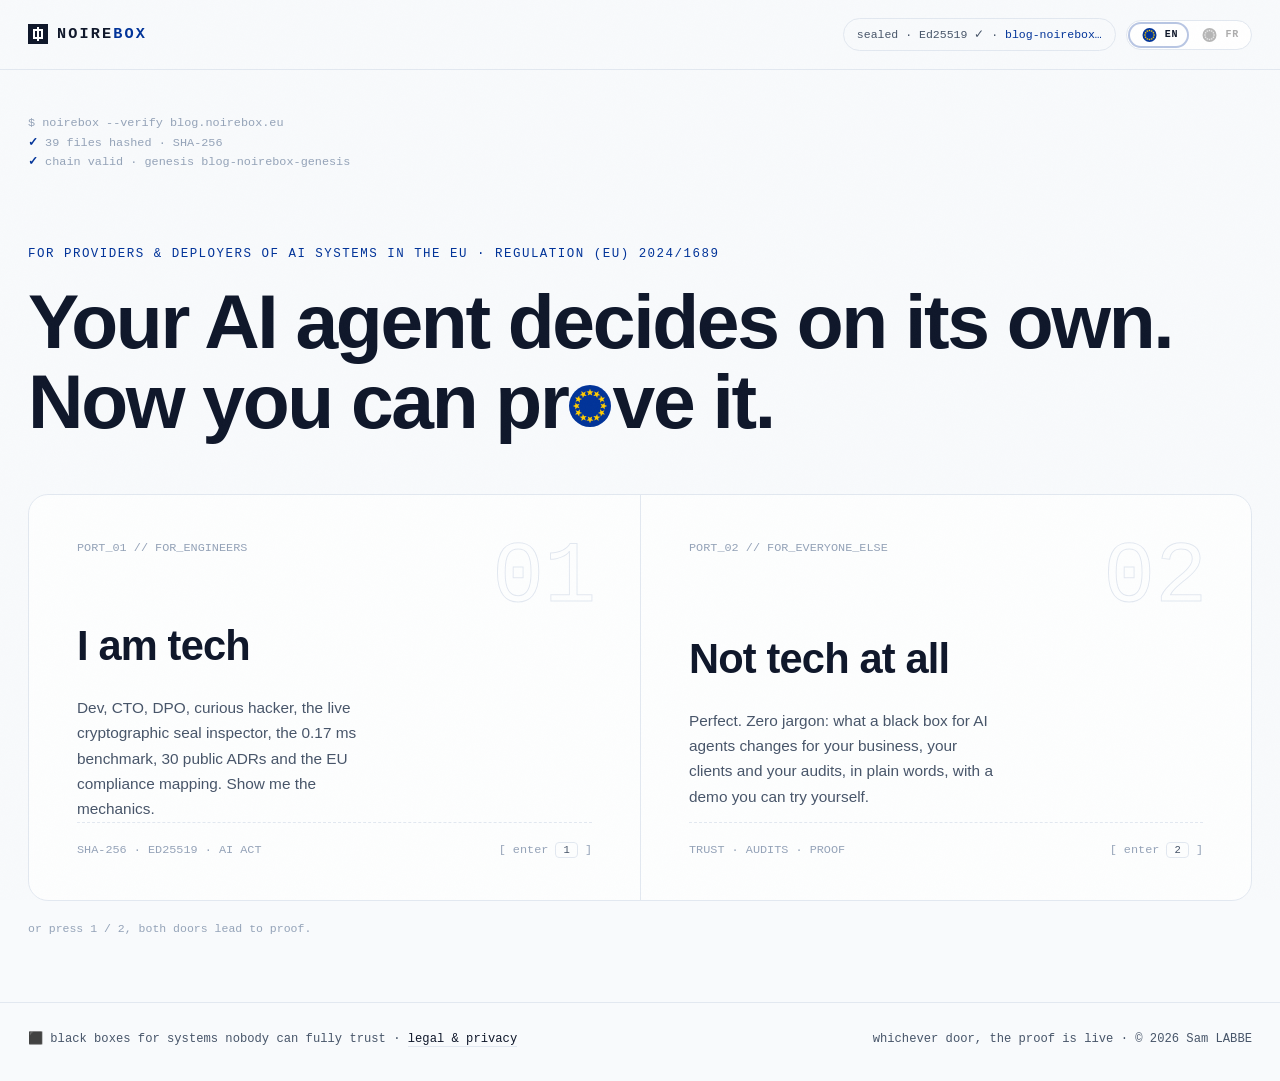
<file: index.html>
<!DOCTYPE html>
<html lang="en">
<head>
<meta charset="utf-8">
<meta name="viewport" content="width=device-width, initial-scale=1">
<title>NoireBox, your AI agent decides. Now you can prove it.</title>
<meta name="description" content="Enter through the tech door (live seal inspector, benchmarks, docs) or the plain-words door (what it changes for your business).">
<meta property="og:title" content="NoireBox, your AI agent decides. Now you can prove it.">
<meta property="og:description" content="Two doors, one proof: the cryptographic inspector or plain words for everyone else.">
<meta property="og:type" content="website">
<meta property="og:url" content="https://noirebox.eu/">
<meta name="twitter:card" content="summary">
<link rel="icon" href="assets/logo-mark.svg" type="image/svg+xml">
<style>
:root{
  --bg:#f8fafc; --surface:#ffffff; --surface2:#f1f5f9; --fg:#0f172a; --dim:#475569; --muted:#94a3b8;
  --line:#e2e8f0; --violet:#003399; --violet-dark:#002b7f; --violet-soft:#003399;
  --mono:ui-monospace,SFMono-Regular,Menlo,Consolas,monospace;
  --sans:-apple-system,BlinkMacSystemFont,"Segoe UI",Inter,sans-serif;
}
*{margin:0;padding:0;box-sizing:border-box}
html{scroll-behavior:smooth}
body{background:var(--bg);color:var(--fg);font-family:var(--sans);font-size:16px;line-height:1.65;min-height:100vh;display:flex;flex-direction:column;position:relative;overflow-x:hidden}
body::after{content:"";position:fixed;inset:0;pointer-events:none;opacity:.035;z-index:60;background-image:url("data:image/svg+xml,%3Csvg xmlns='http://www.w3.org/2000/svg' width='160' height='160'%3E%3Cfilter id='n'%3E%3CfeTurbulence type='fractalNoise' baseFrequency='0.9' numOctaves='2'/%3E%3C/filter%3E%3Crect width='160' height='160' filter='url(%23n)' opacity='0.6'/%3E%3C/svg%3E")}
::selection{background:rgba(0,51,153,.16)}
a{color:var(--fg);text-decoration:none}
:focus-visible{outline:2px solid var(--violet);outline-offset:3px;border-radius:4px}
.wrap{max-width:1280px;margin:0 auto;padding:0 28px;width:100%}

header{border-bottom:1px solid var(--line);position:relative;z-index:5}
.bar{display:flex;align-items:center;justify-content:space-between;gap:16px;padding:18px 28px}
.brand{font-family:var(--mono);font-size:.95rem;font-weight:700;letter-spacing:.14em;display:flex;align-items:center}
.brand em{font-style:normal;color:var(--violet)}
.cube{display:inline-block;width:20px;height:20px;background:var(--ink,#0f172a);margin-right:9px;position:relative;flex:none}
.cube::after{content:"";position:absolute;inset:5px;border:2px solid #fff}
.cube::before{content:"";position:absolute;left:50%;top:3px;bottom:3px;width:2px;margin-left:-1px;background:#fff}
.brand:hover .cube{background:var(--violet)}
.barright{display:flex;align-items:center;gap:10px}
.pillhead{font-family:var(--mono);font-size:.72rem;color:var(--dim);border:1px solid var(--line);padding:6px 13px;border-radius:999px}
.pillhead b{color:var(--violet);font-weight:400}
.langbtn{display:inline-flex;align-items:center;gap:3px;border:1px solid var(--line);background:#fff;border-radius:999px;padding:3px}
.langbtn button{border:0;background:none;display:inline-flex;align-items:center;gap:5px;padding:4px 9px;cursor:pointer;opacity:.35;filter:grayscale(1);border-radius:999px;transition:opacity .15s,filter .15s}
.langbtn button b{font-family:var(--mono);font-size:10px;letter-spacing:.08em;font-weight:700;color:var(--ink,#0f172a);line-height:1}
.eusvg{width:15px;height:15px;display:block;border-radius:50%}
.langbtn button:hover{opacity:.7}
.langbtn button.on{opacity:1;filter:none;box-shadow:0 0 0 2px rgba(0,51,153,.28)}
.langbtn svg{width:21px;height:14px;border-radius:2px;display:block}

.gate{flex:1;position:relative;padding:44px 0 64px}
.gate .wrap{position:relative;z-index:2}
.bootlog{font-family:var(--mono);font-size:.74rem;color:var(--muted);min-height:96px;white-space:pre-line;margin-bottom:34px}
.bootlog .ok{color:var(--violet);font-weight:600}
.kicker{font-family:var(--mono);font-size:.78rem;letter-spacing:.12em;text-transform:uppercase;color:var(--violet);margin-bottom:16px}
h1{font-size:clamp(2.5rem,7.5vw,4.8rem);font-weight:600;letter-spacing:-.03em;line-height:1.05}
.euo{display:inline-block;width:.54em;height:.54em;border-radius:50%;margin:0 .02em}
.euo svg{display:block;width:100%;height:100%}

.doors{display:grid;grid-template-columns:1fr 1fr;border:1px solid var(--line);border-radius:20px;overflow:hidden;margin-top:52px;background:rgba(255,255,255,.75);backdrop-filter:blur(4px)}
.door{position:relative;padding:44px 48px 40px;display:flex;flex-direction:column;justify-content:space-between;transition:background .3s}
.door + .door{border-left:1px solid var(--line)}
.door:hover,.door:focus-visible{background:var(--surface)}
.door-top{display:flex;justify-content:space-between;font-family:var(--mono);font-size:.74rem;color:var(--muted)}
.ghost{position:absolute;top:40px;right:44px;font-family:var(--mono);font-size:clamp(3.4rem,7vw,5.4rem);line-height:1;color:transparent;-webkit-text-stroke:1px var(--line);transition:opacity .3s,-webkit-text-stroke-color .3s;pointer-events:none}
.door:hover .ghost,.door:focus-visible .ghost{-webkit-text-stroke-color:var(--violet);opacity:.45}
.door h2{font-size:clamp(1.7rem,4vw,2.6rem);font-weight:600;letter-spacing:-.02em;margin:54px 0 14px;max-width:14ch}
.door p{color:var(--dim);max-width:36ch;font-size:.96rem}
.dfoot{display:flex;justify-content:space-between;align-items:center;gap:12px;border-top:1px dashed var(--line);padding-top:18px;font-family:var(--mono);font-size:.74rem;color:var(--muted)}
.door:hover .dfoot span:last-child,.door:focus-visible .dfoot span:last-child{color:var(--violet)}
.kbd{border:1px solid var(--line);padding:1px 7px;border-radius:4px;font-size:.66rem;color:var(--dim)}
.hintline{font-family:var(--mono);font-size:.72rem;color:var(--muted);margin-top:18px}
@media (max-width:860px){.doors{grid-template-columns:1fr}.door + .door{border-left:none;border-top:1px solid var(--line)}.door{padding:36px 30px 30px}.door h2{margin-top:48px}}

footer{border-top:1px solid var(--line);position:relative;z-index:2}
.foot{padding:26px 28px 32px;font-family:var(--mono);font-size:.76rem;color:var(--dim);display:flex;justify-content:space-between;gap:14px;flex-wrap:wrap}
.foot a{border-bottom:1px solid var(--line);transition:color .15s,border-color .15s}
.foot a:hover{color:var(--violet);border-color:var(--violet)}
@media (max-width:640px){.wrap{padding:0 16px}.bar{padding:14px 16px}.foot{padding:20px 16px 26px}}
</style>
</head>
<body>

<header>
  <div class="wrap bar">
    <a class="brand" href="index.html"><span class="cube"></span>NOIRE<em>BOX</em></a>
    <div class="barright">
      <span class="pillhead"><span data-fr="sealed · Ed25519 ✓">sealed · Ed25519 ✓</span> · <b id="pillhead">blog-noirebox…</b></span>
      <div class="langbtn" id="langBtn" role="group" aria-label="Language">
        <button type="button" data-l="en" class="on" title="English" aria-label="English"><svg class="eusvg" viewBox="0 0 100 100" aria-hidden="true"><circle cx="50" cy="50" r="50" fill="#003399"/><path id="euA-en" fill="#FFCC00" d="M50 9 52.23 14.93 58.56 15.22 53.61 19.17 55.29 25.28 50 21.8 44.71 25.28 46.39 19.17 41.44 15.22 47.77 14.93 Z"/><use href="#euA-en" transform="rotate(30 50 50)"/><use href="#euA-en" transform="rotate(60 50 50)"/><use href="#euA-en" transform="rotate(90 50 50)"/><use href="#euA-en" transform="rotate(120 50 50)"/><use href="#euA-en" transform="rotate(150 50 50)"/><use href="#euA-en" transform="rotate(180 50 50)"/><use href="#euA-en" transform="rotate(210 50 50)"/><use href="#euA-en" transform="rotate(240 50 50)"/><use href="#euA-en" transform="rotate(270 50 50)"/><use href="#euA-en" transform="rotate(300 50 50)"/><use href="#euA-en" transform="rotate(330 50 50)"/></svg><b>EN</b></button>
        <button type="button" data-l="fr" title="Français" aria-label="Français"><svg class="eusvg" viewBox="0 0 100 100" aria-hidden="true"><circle cx="50" cy="50" r="50" fill="#003399"/><path id="euA-fr" fill="#FFCC00" d="M50 9 52.23 14.93 58.56 15.22 53.61 19.17 55.29 25.28 50 21.8 44.71 25.28 46.39 19.17 41.44 15.22 47.77 14.93 Z"/><use href="#euA-fr" transform="rotate(30 50 50)"/><use href="#euA-fr" transform="rotate(60 50 50)"/><use href="#euA-fr" transform="rotate(90 50 50)"/><use href="#euA-fr" transform="rotate(120 50 50)"/><use href="#euA-fr" transform="rotate(150 50 50)"/><use href="#euA-fr" transform="rotate(180 50 50)"/><use href="#euA-fr" transform="rotate(210 50 50)"/><use href="#euA-fr" transform="rotate(240 50 50)"/><use href="#euA-fr" transform="rotate(270 50 50)"/><use href="#euA-fr" transform="rotate(300 50 50)"/><use href="#euA-fr" transform="rotate(330 50 50)"/></svg><b>FR</b></button>
      </div>
    </div>
  </div>
</header>

<main class="gate">
  <div class="wrap">
    <p class="bootlog" id="boot"></p>
    <p class="kicker" data-fr="Pour les fournisseurs et déployeurs de systèmes d’IA dans l’UE · Règlement (UE) 2024/1689">For providers &amp; deployers of AI systems in the EU · Regulation (EU) 2024/1689</p>
    <h1 id="title" data-txt="Your AI agent decides on its own.|Now you can prove it." data-fr="Votre agent IA décide tout seul.|Désormais, vous pouvez le prouver.">Your AI agent decides on its own.<br>Now you can prove it.</h1>

    <div class="doors">
      <a class="door" href="tech.html">
        <span class="ghost" aria-hidden="true">01</span>
        <div class="door-top"><span>PORT_01 // FOR_ENGINEERS</span></div>
        <div>
          <h2 data-fr="Je suis tech">I am tech</h2>
          <p data-fr="Dev, CTO, DPO, hacker curieux, l’inspector du sceau en direct, le benchmark 0,17 ms, 30 ADR publics et le mapping conformité UE. Montrez-moi la mécanique.">Dev, CTO, DPO, curious hacker, the live cryptographic seal inspector, the 0.17 ms benchmark, 30 public ADRs and the EU compliance mapping. Show me the mechanics.</p>
        </div>
        <div class="dfoot">
          <span>SHA-256 · ED25519 · AI ACT</span>
          <span data-fr="[ entrer <span class='kbd'>1</span> ]">[ enter <span class="kbd">1</span> ]</span>
        </div>
      </a>
      <a class="door" href="client.html">
        <span class="ghost" aria-hidden="true">02</span>
        <div class="door-top"><span>PORT_02 // FOR_EVERYONE_ELSE</span></div>
        <div>
          <h2 data-fr="Pas du tout tech">Not tech at all</h2>
          <p data-fr="Parfait. Zéro jargon : ce qu’une boîte noire pour agents IA change pour votre boîte, vos clients et vos audits, en mots simples, avec une démo à essayer vous-même.">Perfect. Zero jargon: what a black box for AI agents changes for your business, your clients and your audits, in plain words, with a demo you can try yourself.</p>
        </div>
        <div class="dfoot">
          <span>TRUST · AUDITS · PROOF</span>
          <span data-fr="[ entrer <span class='kbd'>2</span> ]">[ enter <span class="kbd">2</span> ]</span>
        </div>
      </a>
    </div>
    <p class="hintline" data-fr="ou appuyez sur 1 ou 2, les deux portes mènent à la preuve.">or press 1 / 2, both doors lead to proof.</p>
  </div>
</main>

<footer>
  <div class="wrap foot">
    <span>⬛ black boxes for systems nobody can fully trust · <a href="legal.html" data-fr="mentions légales &amp; rgpd">legal &amp; privacy</a></span>
    <span data-fr="peu importe la porte, la preuve est en direct · © 2026 Sam LABBE">whichever door, the proof is live · © 2026 Sam LABBE</span>
  </div>
</footer>

<script>
(function(){
  var reduced=window.matchMedia('(prefers-reduced-motion: reduce)').matches;

  /* ── i18n : EN par défaut dans le HTML ; FR via data-fr ── */
  var savedL=null; try{ savedL=localStorage.getItem('nblang'); }catch(e){}
  var fr = savedL==='fr';
  var lb=document.getElementById('langBtn');
  function apply(){
    var nodes=document.querySelectorAll('[data-fr],[data-fr-html]');
    for(var i=0;i<nodes.length;i++){
      var n=nodes[i];
      if(n.id==='title') continue; /* le titre passe par decodeTitle() */
      var k=n.hasAttribute('data-fr-html')?'data-fr-html':'data-fr';
      if(fr){ if(!n.getAttribute('data-en')) n.setAttribute('data-en',n.innerHTML); n.innerHTML=n.getAttribute(k); }
      else{ var d=n.getAttribute('data-en'); if(d!==null) n.innerHTML=d; }
    }
    document.documentElement.lang=fr?'fr':'en';
    var bs=lb.querySelectorAll('button');
    for(var j=0;j<bs.length;j++) bs[j].className=(bs[j].getAttribute('data-l')===(fr?'fr':'en'))?'on':'';
    if(bootDone) renderBootLines(flines());
    decodeTitle(); /* le titre se re-décode dans la langue choisie */
  }
  var bs0=lb.querySelectorAll('button');
  for(var q=0;q<bs0.length;q++){
    bs0[q].addEventListener('click',function(){ fr=(this.getAttribute('data-l')==='fr'); try{ localStorage.setItem('nblang', fr?'fr':'en'); }catch(e){} apply(); });
  }

  /* head réel du sceau du blog */
  fetch('https://blog.noirebox.eu/manifest.json').then(function(r){return r.json()}).then(function(m){
    var el=document.getElementById('pillhead'); if(el) el.textContent=m.head.slice(0,10)+'…';
    window.NBFILES=m.files.length;
    redrawBoot();
  }).catch(function(){});

  /* boot log, EN toujours (c'est un terminal) */
  var boot=document.getElementById('boot'), bootDone=false;
  function flines(){
    var n=(window.NBFILES||39);
    return [
      '$ noirebox --verify blog.noirebox.eu',
      '✓ '+n+' files hashed · SHA-256',
      '✓ chain valid · genesis blog-noirebox-genesis',
      '@✓ Ed25519 seal · fingerprint sha256:7a513360…, verified in your browser'
    ];
  }
  function renderBootLines(ls){
    boot.innerHTML=ls.map(function(l){return l.replace(/^@/,'').replace(/^✓/,'<span class="ok">✓</span>')}).join('<br>');
  }
  function redrawBoot(){ if(bootDone) renderBootLines(flines()); }
  if(reduced){
    bootDone=true;
    renderBootLines(flines());
  }else{
    var lines=flines(),li=0,ci=0,out='';
    setTimeout(function type(){
      var l=lines[li];
      if(ci<l.length){ out+=(l[ci]==='@'?'':l[ci]); ci++;
        boot.innerHTML=out.replace(/^✓/,'<span class="ok">✓</span>').replace(/\n✓/g,'\n<span class="ok">✓</span>');
        setTimeout(type,7);
      }else{
        li++;ci=0;out+='\n';
        if(li<lines.length) setTimeout(type,110);
        else{ renderBootLines(flines()); bootDone=true; }
      }
    },350);
  }

  /* décodage hex du titre, annulable, relancé à chaque changement de langue */
  var t=document.getElementById('title'), animId=0;
  function titleFor(){ return fr ? (t.getAttribute('data-fr')||'Votre agent IA décide tout seul.|Désormais, vous pouvez le prouver.') : (t.getAttribute('data-txt')||'Your AI agent decides on its own.|Now you can prove it.'); }
  var EU_O='<span class="euo" aria-hidden="true"><svg viewBox="0 0 100 100" xmlns="http://www.w3.org/2000/svg"><circle cx="50" cy="50" r="50" fill="#003399"/><path id="euo-star" fill="#FFCC00" d="M50 9 52.23 14.93 58.56 15.22 53.61 19.17 55.29 25.28 50 21.8 44.71 25.28 46.39 19.17 41.44 15.22 47.77 14.93 Z"/><use href="#euo-star" transform="rotate(30 50 50)"/><use href="#euo-star" transform="rotate(60 50 50)"/><use href="#euo-star" transform="rotate(90 50 50)"/><use href="#euo-star" transform="rotate(120 50 50)"/><use href="#euo-star" transform="rotate(150 50 50)"/><use href="#euo-star" transform="rotate(180 50 50)"/><use href="#euo-star" transform="rotate(210 50 50)"/><use href="#euo-star" transform="rotate(240 50 50)"/><use href="#euo-star" transform="rotate(270 50 50)"/><use href="#euo-star" transform="rotate(300 50 50)"/><use href="#euo-star" transform="rotate(330 50 50)"/></svg></span>';
  function finalTitle(f){ f=f.split('|').join('<br>'); return fr ? f : f.replace('prove', 'pr'+EU_O+'ve'); }
  function fitFlagO(){
    var e=t.querySelector('.euo'); if(!e) return;
    var c=document.createElement('canvas').getContext('2d');
    c.font=getComputedStyle(t).font;
    var m=c.measureText('o');
    var h=m.actualBoundingBoxAscent+m.actualBoundingBoxDescent;
    if(h<=0) return;
    e.style.width=h+'px'; e.style.height=h+'px'; e.style.verticalAlign='0px';
    /* baseline réelle du titre : un inline-block vide pose son bas sur la baseline */
    var mk=document.createElement('span');
    mk.style.cssText='display:inline-block;width:0;height:0;overflow:hidden';
    t.appendChild(mk);
    var bl=mk.getBoundingClientRect().bottom;
    t.removeChild(mk);
    var fb=e.getBoundingClientRect();
    e.style.verticalAlign=((bl+m.actualBoundingBoxDescent)-fb.bottom)+'px';
  }
  window.addEventListener('resize',function(){ if(t.querySelector('.euo')) fitFlagO(); });
  function decodeTitle(){
    animId++; var my=animId, fin=titleFor();
    if(reduced||!fin){ t.innerHTML=finalTitle(fin); return; }
    var CH='0123456789abcdef', dur=900, t0=null;
    function step(ts){
      if(my!==animId) return; /* une nouvelle animation a pris le relais */
      if(t0===null) t0=ts;
      var p=Math.min(1,(ts-t0)/dur), o='';
      for(var j=0;j<fin.length;j++){var c=fin[j];o+=((c===' '||c==='|')||j<p*fin.length)?c:CH[Math.floor(Math.random()*16)];}
      t.textContent=o;
      if(p<1)requestAnimationFrame(step);else { t.innerHTML=finalTitle(fin); fitFlagO(); }
    }
    requestAnimationFrame(step);
  }
  decodeTitle();

  /* FR si le navigateur est français, appliqué immédiatement, sans flash */
  if(fr) apply();

  /* raccourcis clavier 1 / 2 */
  window.addEventListener('keydown',function(e){
    if(e.target&&/INPUT|TEXTAREA/.test(e.target.tagName))return;
    if(e.key==='1'||e.key==='2'){var d=document.querySelectorAll('a.door')[e.key-1];if(d)window.location.href=d.href}
  });
})();
</script>
</body>
</html>
</file>
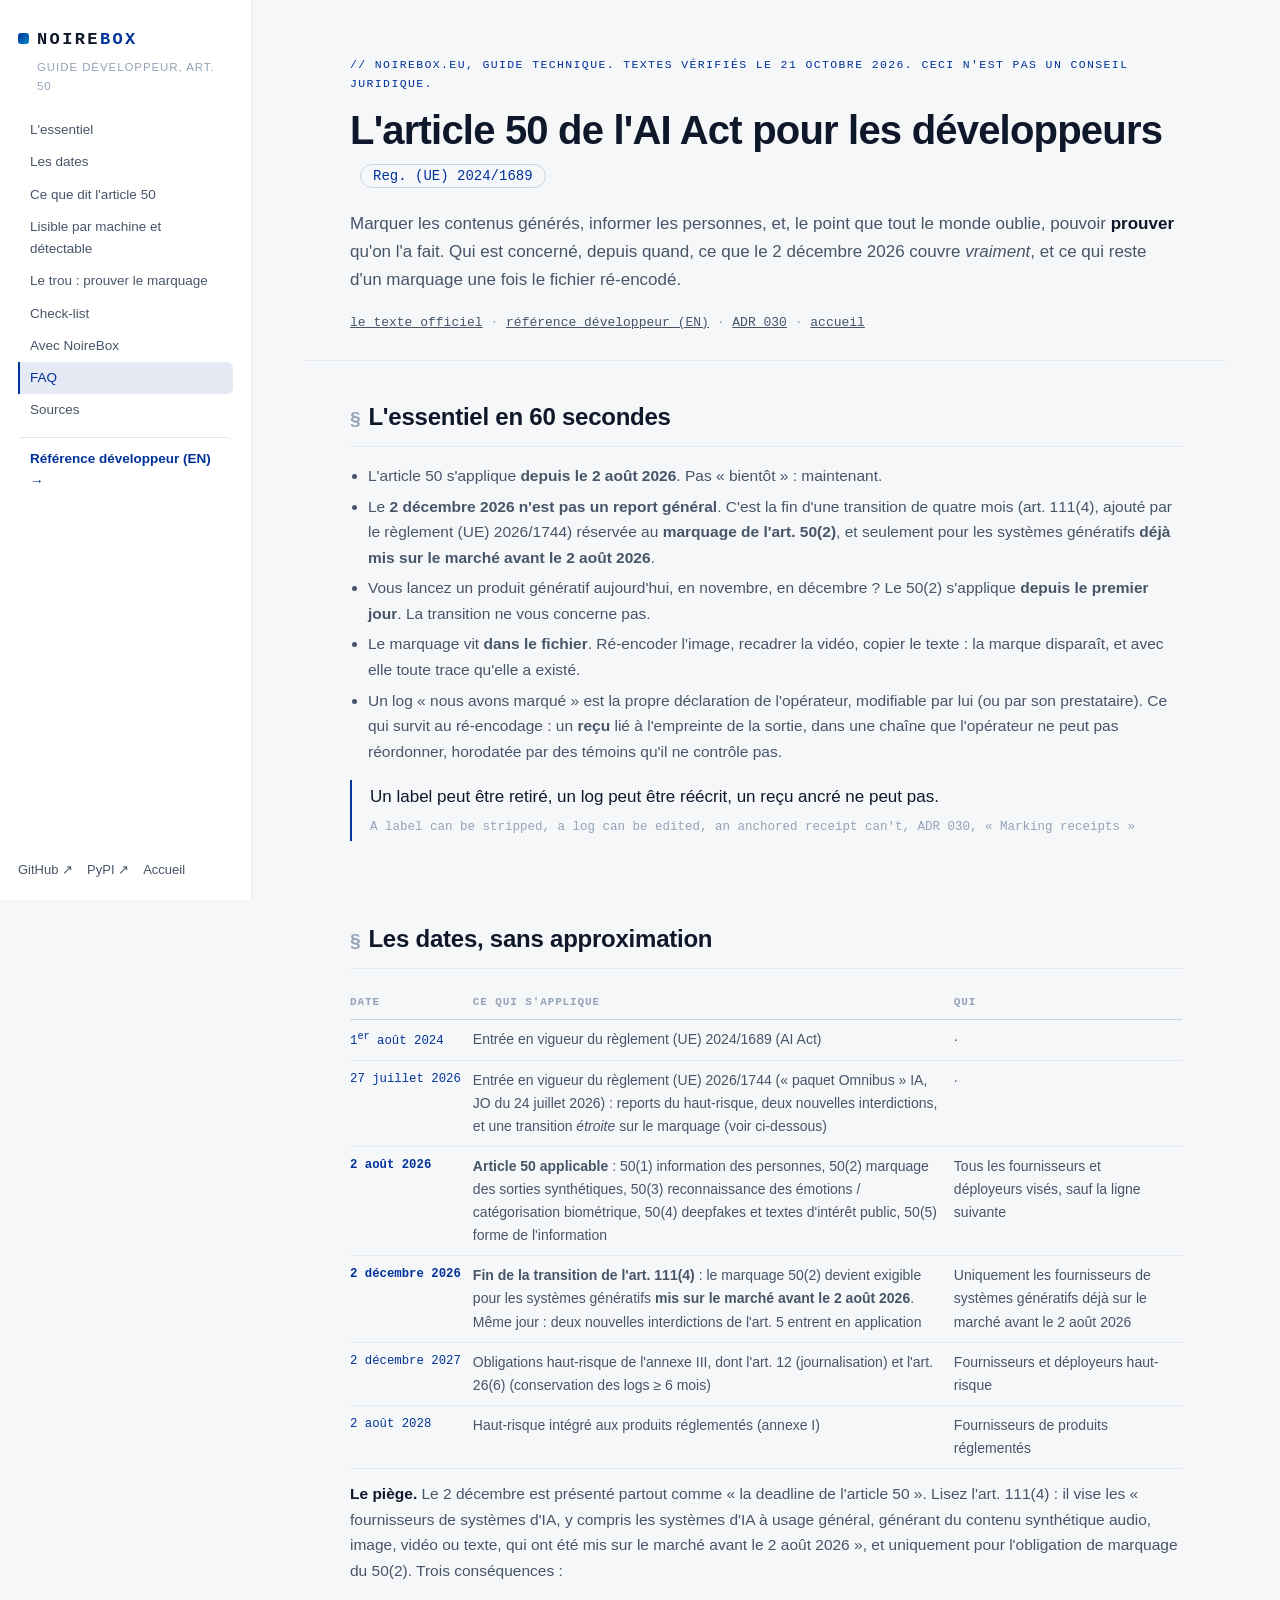
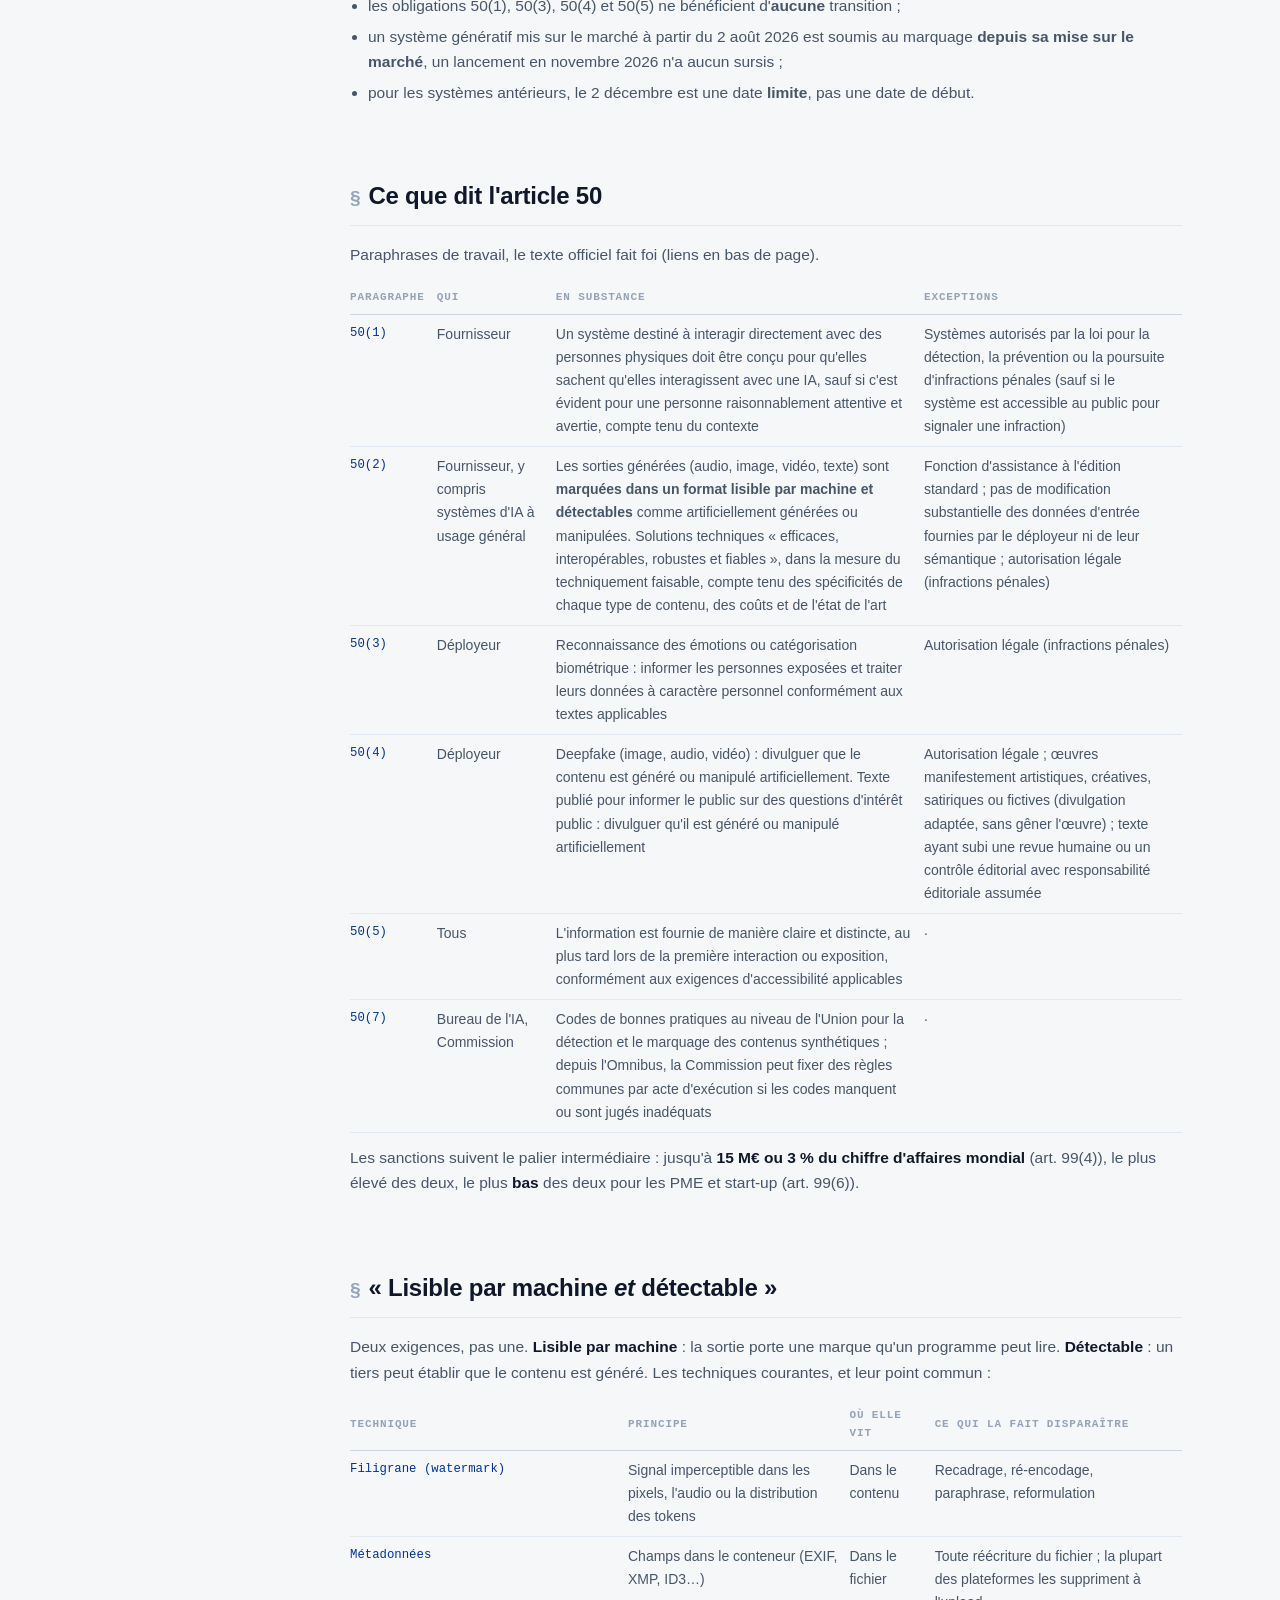
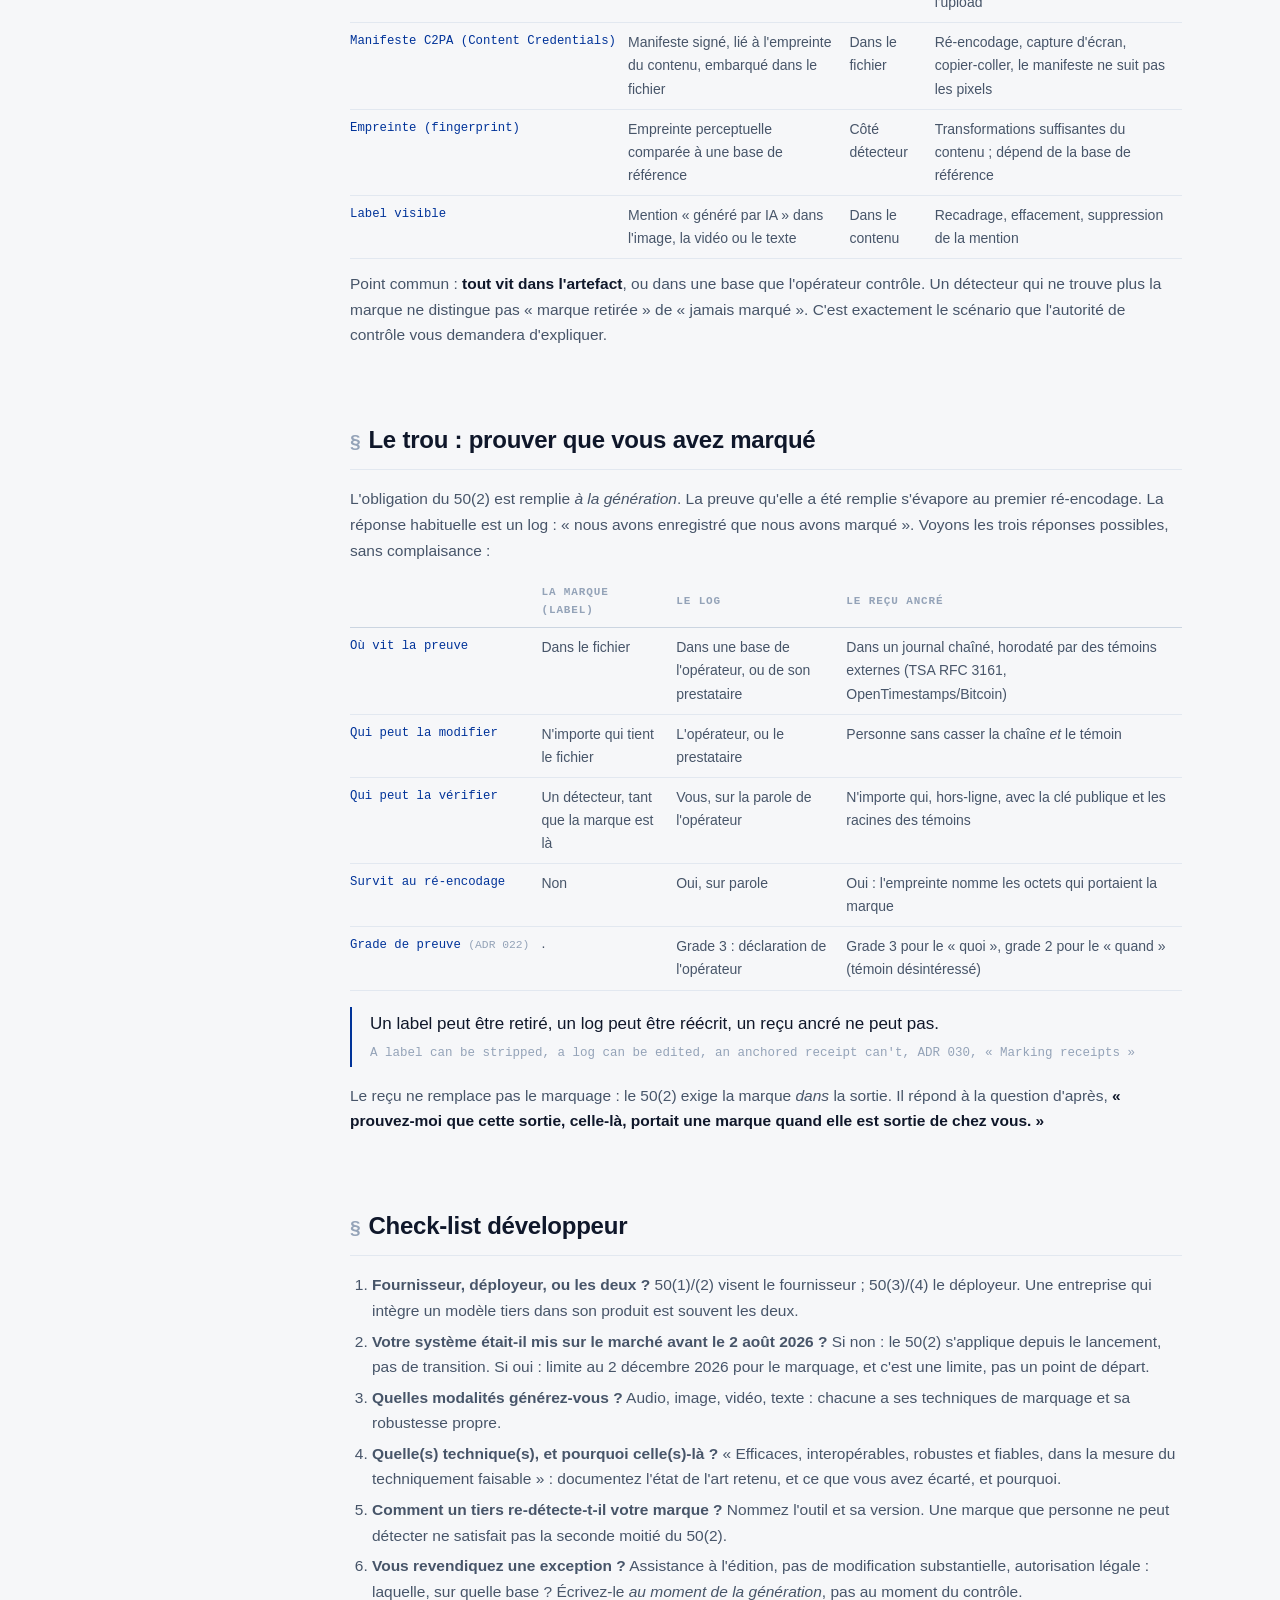
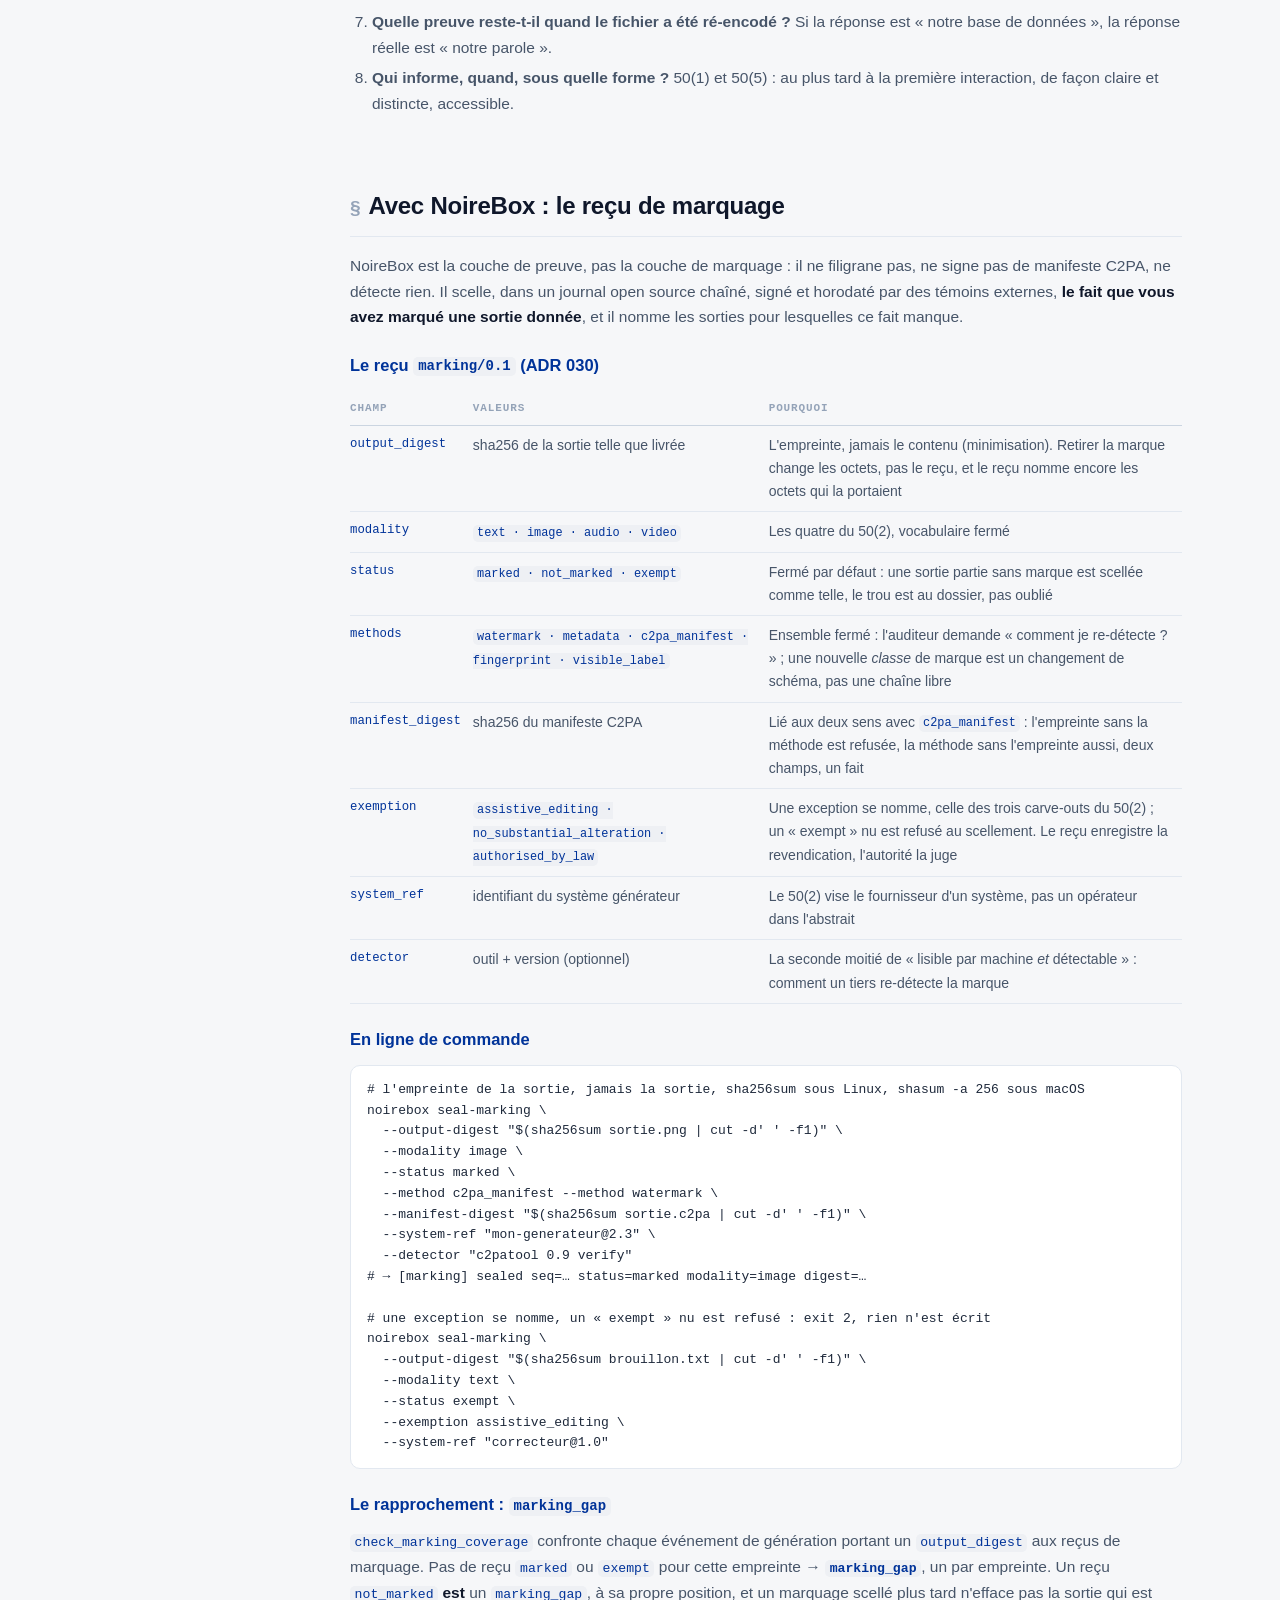
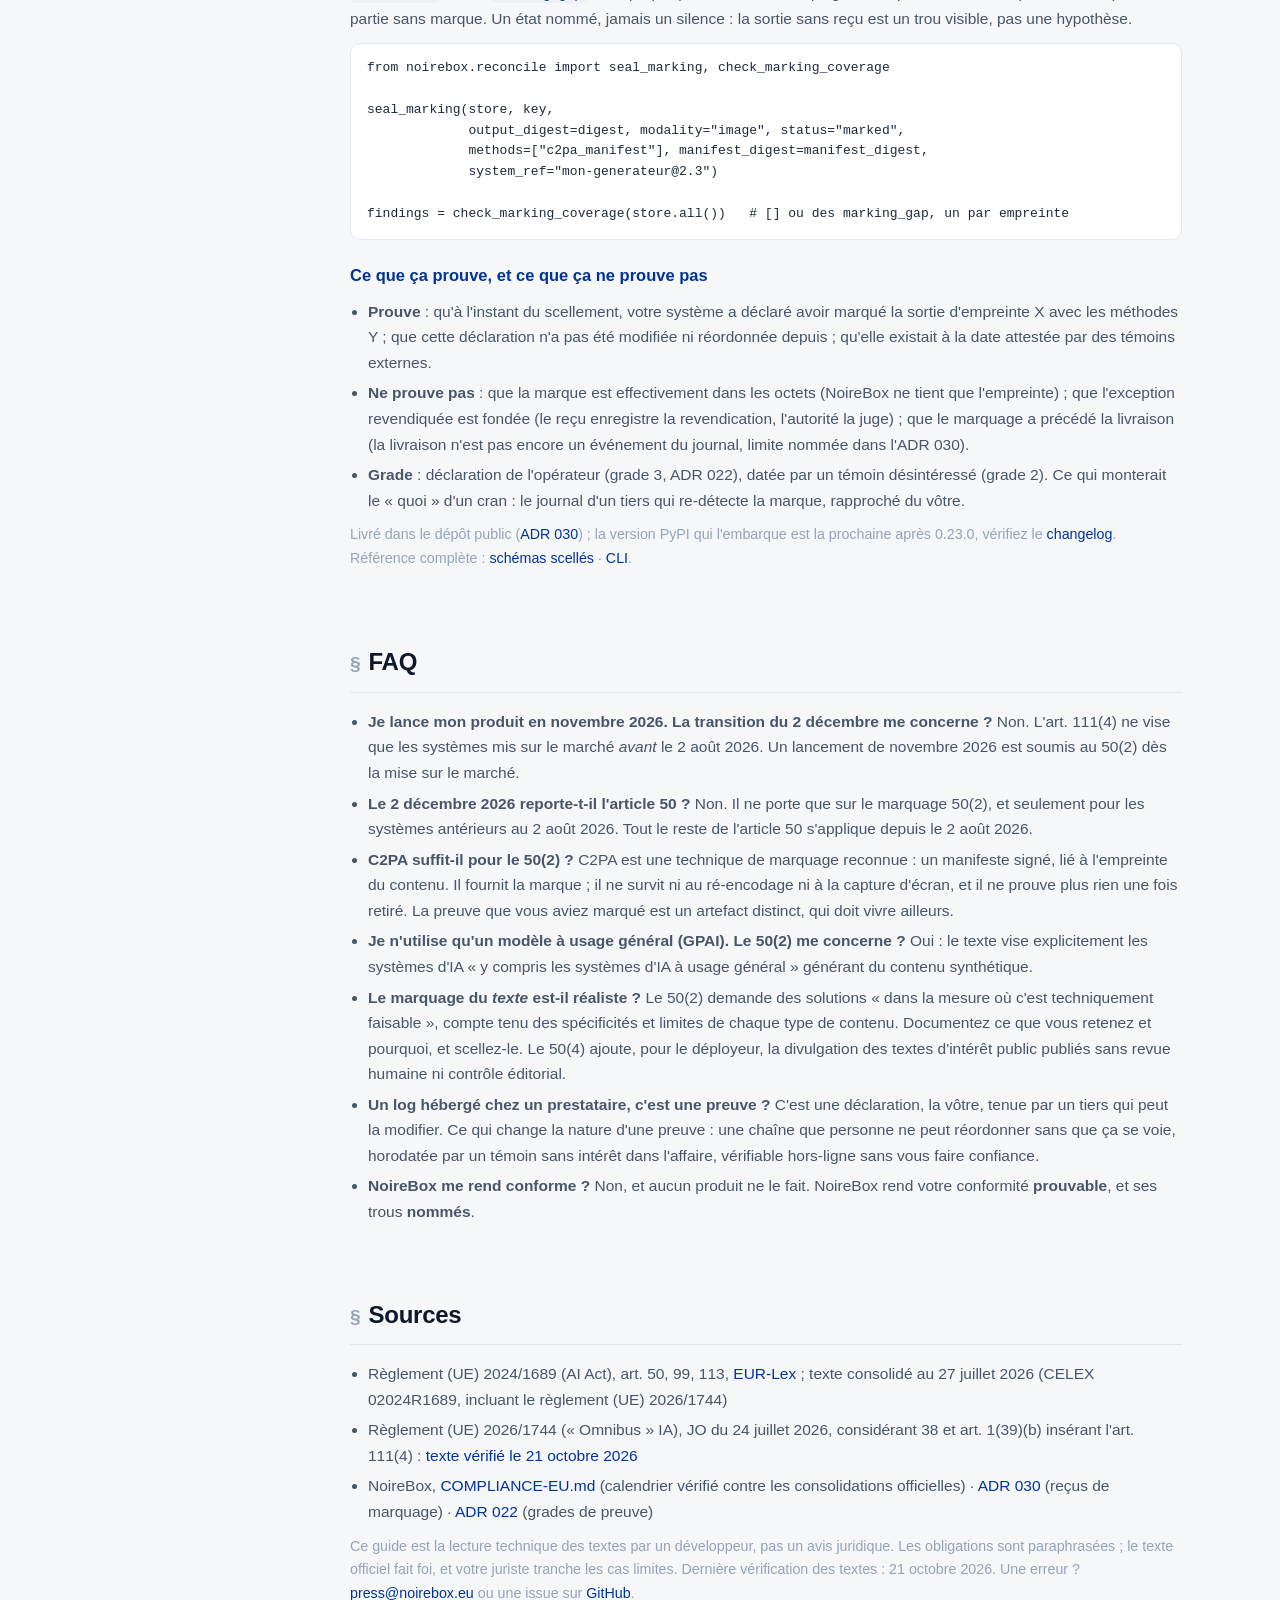
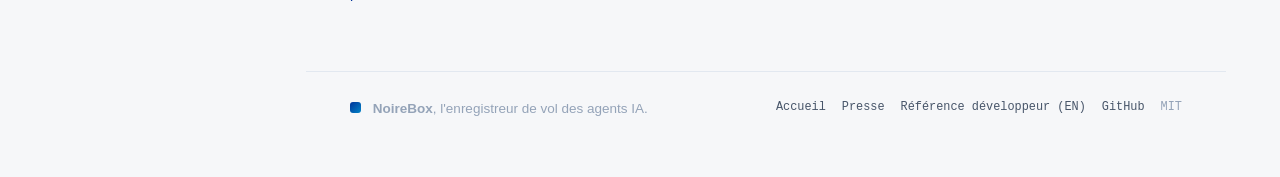
<file: article-50.html>
<!DOCTYPE html>
<html lang="fr">
<head>
<meta charset="UTF-8">
<meta name="viewport" content="width=device-width, initial-scale=1.0">
<title>L'article 50 de l'AI Act pour les développeurs, marquage, divulgation, preuve | NoireBox</title>
<meta name="description" content="Article 50 de l'AI Act expliqué aux développeurs : qui doit marquer ou divulguer quoi, depuis quand (2 août 2026), ce que couvre vraiment le 2 décembre 2026 (règlement 2026/1744, art. 111(4)), et comment prouver qu'une sortie a été marquée avec un reçu ancré.">
<meta property="og:title" content="L'article 50 de l'AI Act pour les développeurs">
<meta property="og:description" content="Qui marque quoi, depuis le 2 août 2026 ; ce que couvre vraiment le 2 décembre 2026 ; et comment une preuve de marquage survit au premier fichier ré-encodé.">
<meta property="og:type" content="article">
<meta property="og:url" content="https://noirebox.eu/article-50.html">
<meta name="twitter:card" content="summary">
<link rel="canonical" href="https://noirebox.eu/article-50.html">
<link rel="stylesheet" href="style.css?v=34">
</head>
<body>

<a class="skip" href="#content">Aller au contenu</a>

<button class="menu-btn" id="menu-btn" aria-label="Ouvrir la navigation">☰</button>
<nav class="sidebar" id="sidebar" aria-label="Sommaire">
  <a class="brand" href="#tldr"><span class="cube"></span>NOIRE<span>BOX</span></a>
  <p class="brand-sub">guide développeur, art. 50</p>
  <div class="toc">
    <a href="#tldr">L'essentiel</a>
    <a href="#dates">Les dates</a>
    <a href="#obligations">Ce que dit l'article 50</a>
    <a href="#marquage">Lisible par machine et détectable</a>
    <a href="#preuve">Le trou : prouver le marquage</a>
    <a href="#checklist">Check-list</a>
    <a href="#noirebox">Avec NoireBox</a>
    <a href="#faq">FAQ</a>
    <a href="#sources">Sources</a>
    <a href="https://code.noirebox.eu/" class="toc-en"><strong>Référence développeur (EN) →</strong></a>
  </div>
  <div class="side-foot">
    <a href="https://github.com/noirebox/noirebox" target="_blank" rel="noopener">GitHub ↗</a>
    <a href="https://pypi.org/project/noirebox/" target="_blank" rel="noopener">PyPI ↗</a>
    <a href="index.html">Accueil</a>
  </div>
</nav>
<div class="scrim" id="scrim" hidden></div>

<main id="content">

<header class="head">
  <p class="kicker">// noirebox.eu, guide technique. Textes vérifiés le 21 octobre 2026. Ceci n'est pas un conseil juridique.</p>
  <h1>L'article 50 de l'AI Act pour les développeurs <span class="ver">Reg. (UE) 2024/1689</span></h1>
  <p class="lede">
    Marquer les contenus générés, informer les personnes, et, le point que tout le monde
    oublie, pouvoir <strong>prouver</strong> qu'on l'a fait. Qui est concerné, depuis quand,
    ce que le 2 décembre 2026 couvre <em>vraiment</em>, et ce qui reste d'un marquage une fois
    le fichier ré-encodé.
  </p>
  <p class="head-links mono">
    <a href="https://eur-lex.europa.eu/eli/reg/2024/1689/oj" target="_blank" rel="noopener">le texte officiel</a> ·
    <a href="https://code.noirebox.eu/">référence développeur (EN)</a> ·
    <a href="https://github.com/noirebox/noirebox/blob/main/docs/ADRs.md" target="_blank" rel="noopener">ADR 030</a> ·
    <a href="index.html">accueil</a>
  </p>
</header>

<!-- ═══════════════ L'ESSENTIEL ═══════════════ -->
<section id="tldr">
<h2><a href="#tldr" class="anchor">§</a>L'essentiel en 60 secondes</h2>
<ul class="tight">
  <li>L'article 50 s'applique <strong>depuis le 2 août 2026</strong>. Pas « bientôt » : maintenant.</li>
  <li>Le <strong>2 décembre 2026 n'est pas un report général</strong>. C'est la fin d'une transition de quatre mois (art. 111(4), ajouté par le règlement (UE) 2026/1744) réservée au <strong>marquage de l'art. 50(2)</strong>, et seulement pour les systèmes génératifs <strong>déjà mis sur le marché avant le 2 août 2026</strong>.</li>
  <li>Vous lancez un produit génératif aujourd'hui, en novembre, en décembre ? Le 50(2) s'applique <strong>depuis le premier jour</strong>. La transition ne vous concerne pas.</li>
  <li>Le marquage vit <strong>dans le fichier</strong>. Ré-encoder l'image, recadrer la vidéo, copier le texte : la marque disparaît, et avec elle toute trace qu'elle a existé.</li>
  <li>Un log « nous avons marqué » est la propre déclaration de l'opérateur, modifiable par lui (ou par son prestataire). Ce qui survit au ré-encodage : un <strong>reçu</strong> lié à l'empreinte de la sortie, dans une chaîne que l'opérateur ne peut pas réordonner, horodatée par des témoins qu'il ne contrôle pas.</li>
</ul>
<blockquote class="quote">Un label peut être retiré, un log peut être réécrit, un reçu ancré ne peut pas.
<cite>A label can be stripped, a log can be edited, an anchored receipt can't, ADR 030, « Marking receipts »</cite></blockquote>
</section>

<!-- ═══════════════ LES DATES ═══════════════ -->
<section id="dates">
<h2><a href="#dates" class="anchor">§</a>Les dates, sans approximation</h2>
<table>
  <thead><tr><th>Date</th><th>Ce qui s'applique</th><th>Qui</th></tr></thead>
  <tbody>
    <tr><td class="mono">1<sup>er</sup> août 2024</td><td>Entrée en vigueur du règlement (UE) 2024/1689 (AI Act)</td><td>· </td></tr>
    <tr><td class="mono">27 juillet 2026</td><td>Entrée en vigueur du règlement (UE) 2026/1744 (« paquet Omnibus » IA, JO du 24 juillet 2026) : reports du haut-risque, deux nouvelles interdictions, et une transition <em>étroite</em> sur le marquage (voir ci-dessous)</td><td>· </td></tr>
    <tr><td class="mono"><strong>2 août 2026</strong></td><td><strong>Article 50 applicable</strong> : 50(1) information des personnes, 50(2) marquage des sorties synthétiques, 50(3) reconnaissance des émotions / catégorisation biométrique, 50(4) deepfakes et textes d'intérêt public, 50(5) forme de l'information</td><td>Tous les fournisseurs et déployeurs visés, sauf la ligne suivante</td></tr>
    <tr><td class="mono"><strong>2 décembre 2026</strong></td><td><strong>Fin de la transition de l'art. 111(4)</strong> : le marquage 50(2) devient exigible pour les systèmes génératifs <strong>mis sur le marché avant le 2 août 2026</strong>. Même jour : deux nouvelles interdictions de l'art. 5 entrent en application</td><td>Uniquement les fournisseurs de systèmes génératifs déjà sur le marché avant le 2 août 2026</td></tr>
    <tr><td class="mono">2 décembre 2027</td><td>Obligations haut-risque de l'annexe III, dont l'art. 12 (journalisation) et l'art. 26(6) (conservation des logs ≥ 6 mois)</td><td>Fournisseurs et déployeurs haut-risque</td></tr>
    <tr><td class="mono">2 août 2028</td><td>Haut-risque intégré aux produits réglementés (annexe I)</td><td>Fournisseurs de produits réglementés</td></tr>
  </tbody>
</table>
<p><strong>Le piège.</strong> Le 2 décembre est présenté partout comme « la deadline de l'article 50 ». Lisez l'art. 111(4) : il vise les « fournisseurs de systèmes d'IA, y compris les systèmes d'IA à usage général, générant du contenu synthétique audio, image, vidéo ou texte, qui ont été mis sur le marché avant le 2 août 2026 », et uniquement pour l'obligation de marquage du 50(2). Trois conséquences :</p>
<ul class="tight">
  <li>les obligations 50(1), 50(3), 50(4) et 50(5) ne bénéficient d'<strong>aucune</strong> transition ;</li>
  <li>un système génératif mis sur le marché à partir du 2 août 2026 est soumis au marquage <strong>depuis sa mise sur le marché</strong>, un lancement en novembre 2026 n'a aucun sursis ;</li>
  <li>pour les systèmes antérieurs, le 2 décembre est une date <strong>limite</strong>, pas une date de début.</li>
</ul>
</section>

<!-- ═══════════════ LES OBLIGATIONS ═══════════════ -->
<section id="obligations">
<h2><a href="#obligations" class="anchor">§</a>Ce que dit l'article 50</h2>
<p>Paraphrases de travail, le texte officiel fait foi (liens en bas de page).</p>
<table>
  <thead><tr><th>Paragraphe</th><th>Qui</th><th>En substance</th><th>Exceptions</th></tr></thead>
  <tbody>
    <tr><td class="mono">50(1)</td><td>Fournisseur</td><td>Un système destiné à interagir directement avec des personnes physiques doit être conçu pour qu'elles sachent qu'elles interagissent avec une IA, sauf si c'est évident pour une personne raisonnablement attentive et avertie, compte tenu du contexte</td><td>Systèmes autorisés par la loi pour la détection, la prévention ou la poursuite d'infractions pénales (sauf si le système est accessible au public pour signaler une infraction)</td></tr>
    <tr><td class="mono">50(2)</td><td>Fournisseur, y compris systèmes d'IA à usage général</td><td>Les sorties générées (audio, image, vidéo, texte) sont <strong>marquées dans un format lisible par machine et détectables</strong> comme artificiellement générées ou manipulées. Solutions techniques « efficaces, interopérables, robustes et fiables », dans la mesure du techniquement faisable, compte tenu des spécificités de chaque type de contenu, des coûts et de l'état de l'art</td><td>Fonction d'assistance à l'édition standard ; pas de modification substantielle des données d'entrée fournies par le déployeur ni de leur sémantique ; autorisation légale (infractions pénales)</td></tr>
    <tr><td class="mono">50(3)</td><td>Déployeur</td><td>Reconnaissance des émotions ou catégorisation biométrique : informer les personnes exposées et traiter leurs données à caractère personnel conformément aux textes applicables</td><td>Autorisation légale (infractions pénales)</td></tr>
    <tr><td class="mono">50(4)</td><td>Déployeur</td><td>Deepfake (image, audio, vidéo) : divulguer que le contenu est généré ou manipulé artificiellement. Texte publié pour informer le public sur des questions d'intérêt public : divulguer qu'il est généré ou manipulé artificiellement</td><td>Autorisation légale ; œuvres manifestement artistiques, créatives, satiriques ou fictives (divulgation adaptée, sans gêner l'œuvre) ; texte ayant subi une revue humaine ou un contrôle éditorial avec responsabilité éditoriale assumée</td></tr>
    <tr><td class="mono">50(5)</td><td>Tous</td><td>L'information est fournie de manière claire et distincte, au plus tard lors de la première interaction ou exposition, conformément aux exigences d'accessibilité applicables</td><td>· </td></tr>
    <tr><td class="mono">50(7)</td><td>Bureau de l'IA, Commission</td><td>Codes de bonnes pratiques au niveau de l'Union pour la détection et le marquage des contenus synthétiques ; depuis l'Omnibus, la Commission peut fixer des règles communes par acte d'exécution si les codes manquent ou sont jugés inadéquats</td><td>· </td></tr>
  </tbody>
</table>
<p>Les sanctions suivent le palier intermédiaire : jusqu'à <strong>15 M€ ou 3 % du chiffre d'affaires mondial</strong> (art. 99(4)), le plus élevé des deux, le plus <strong>bas</strong> des deux pour les PME et start-up (art. 99(6)).</p>
</section>

<!-- ═══════════════ LE MARQUAGE ═══════════════ -->
<section id="marquage">
<h2><a href="#marquage" class="anchor">§</a>« Lisible par machine <em>et</em> détectable »</h2>
<p>Deux exigences, pas une. <strong>Lisible par machine</strong> : la sortie porte une marque qu'un programme peut lire. <strong>Détectable</strong> : un tiers peut établir que le contenu est généré. Les techniques courantes, et leur point commun :</p>
<table>
  <thead><tr><th>Technique</th><th>Principe</th><th>Où elle vit</th><th>Ce qui la fait disparaître</th></tr></thead>
  <tbody>
    <tr><td class="mono">Filigrane (watermark)</td><td>Signal imperceptible dans les pixels, l'audio ou la distribution des tokens</td><td>Dans le contenu</td><td>Recadrage, ré-encodage, paraphrase, reformulation</td></tr>
    <tr><td class="mono">Métadonnées</td><td>Champs dans le conteneur (EXIF, XMP, ID3…)</td><td>Dans le fichier</td><td>Toute réécriture du fichier ; la plupart des plateformes les suppriment à l'upload</td></tr>
    <tr><td class="mono">Manifeste C2PA (Content Credentials)</td><td>Manifeste signé, lié à l'empreinte du contenu, embarqué dans le fichier</td><td>Dans le fichier</td><td>Ré-encodage, capture d'écran, copier-coller, le manifeste ne suit pas les pixels</td></tr>
    <tr><td class="mono">Empreinte (fingerprint)</td><td>Empreinte perceptuelle comparée à une base de référence</td><td>Côté détecteur</td><td>Transformations suffisantes du contenu ; dépend de la base de référence</td></tr>
    <tr><td class="mono">Label visible</td><td>Mention « généré par IA » dans l'image, la vidéo ou le texte</td><td>Dans le contenu</td><td>Recadrage, effacement, suppression de la mention</td></tr>
  </tbody>
</table>
<p>Point commun : <strong>tout vit dans l'artefact</strong>, ou dans une base que l'opérateur contrôle. Un détecteur qui ne trouve plus la marque ne distingue pas « marque retirée » de « jamais marqué ». C'est exactement le scénario que l'autorité de contrôle vous demandera d'expliquer.</p>
</section>

<!-- ═══════════════ LE TROU ═══════════════ -->
<section id="preuve">
<h2><a href="#preuve" class="anchor">§</a>Le trou : prouver que vous avez marqué</h2>
<p>L'obligation du 50(2) est remplie <em>à la génération</em>. La preuve qu'elle a été remplie s'évapore au premier ré-encodage. La réponse habituelle est un log : « nous avons enregistré que nous avons marqué ». Voyons les trois réponses possibles, sans complaisance :</p>
<table>
  <thead><tr><th></th><th>La marque (label)</th><th>Le log</th><th>Le reçu ancré</th></tr></thead>
  <tbody>
    <tr><td class="mono">Où vit la preuve</td><td>Dans le fichier</td><td>Dans une base de l'opérateur, ou de son prestataire</td><td>Dans un journal chaîné, horodaté par des témoins externes (TSA RFC 3161, OpenTimestamps/Bitcoin)</td></tr>
    <tr><td class="mono">Qui peut la modifier</td><td>N'importe qui tient le fichier</td><td>L'opérateur, ou le prestataire</td><td>Personne sans casser la chaîne <em>et</em> le témoin</td></tr>
    <tr><td class="mono">Qui peut la vérifier</td><td>Un détecteur, tant que la marque est là</td><td>Vous, sur la parole de l'opérateur</td><td>N'importe qui, hors-ligne, avec la clé publique et les racines des témoins</td></tr>
    <tr><td class="mono">Survit au ré-encodage</td><td>Non</td><td>Oui, sur parole</td><td>Oui : l'empreinte nomme les octets qui portaient la marque</td></tr>
    <tr><td class="mono">Grade de preuve <span class="dim">(ADR 022)</span></td><td>· </td><td>Grade 3 : déclaration de l'opérateur</td><td>Grade 3 pour le « quoi », grade 2 pour le « quand » (témoin désintéressé)</td></tr>
  </tbody>
</table>
<blockquote class="quote">Un label peut être retiré, un log peut être réécrit, un reçu ancré ne peut pas.
<cite>A label can be stripped, a log can be edited, an anchored receipt can't, ADR 030, « Marking receipts »</cite></blockquote>
<p>Le reçu ne remplace pas le marquage : le 50(2) exige la marque <em>dans</em> la sortie. Il répond à la question d'après, <strong>« prouvez-moi que cette sortie, celle-là, portait une marque quand elle est sortie de chez vous. »</strong></p>
</section>

<!-- ═══════════════ CHECK-LIST ═══════════════ -->
<section id="checklist">
<h2><a href="#checklist" class="anchor">§</a>Check-list développeur</h2>
<ol class="tight">
  <li><strong>Fournisseur, déployeur, ou les deux ?</strong> 50(1)/(2) visent le fournisseur ; 50(3)/(4) le déployeur. Une entreprise qui intègre un modèle tiers dans son produit est souvent les deux.</li>
  <li><strong>Votre système était-il mis sur le marché avant le 2 août 2026 ?</strong> Si non : le 50(2) s'applique depuis le lancement, pas de transition. Si oui : limite au 2 décembre 2026 pour le marquage, et c'est une limite, pas un point de départ.</li>
  <li><strong>Quelles modalités générez-vous ?</strong> Audio, image, vidéo, texte : chacune a ses techniques de marquage et sa robustesse propre.</li>
  <li><strong>Quelle(s) technique(s), et pourquoi celle(s)-là ?</strong> « Efficaces, interopérables, robustes et fiables, dans la mesure du techniquement faisable » : documentez l'état de l'art retenu, et ce que vous avez écarté, et pourquoi.</li>
  <li><strong>Comment un tiers re-détecte-t-il votre marque ?</strong> Nommez l'outil et sa version. Une marque que personne ne peut détecter ne satisfait pas la seconde moitié du 50(2).</li>
  <li><strong>Vous revendiquez une exception ?</strong> Assistance à l'édition, pas de modification substantielle, autorisation légale : laquelle, sur quelle base ? Écrivez-le <em>au moment de la génération</em>, pas au moment du contrôle.</li>
  <li><strong>Quelle preuve reste-t-il quand le fichier a été ré-encodé ?</strong> Si la réponse est « notre base de données », la réponse réelle est « notre parole ».</li>
  <li><strong>Qui informe, quand, sous quelle forme ?</strong> 50(1) et 50(5) : au plus tard à la première interaction, de façon claire et distincte, accessible.</li>
</ol>
</section>

<!-- ═══════════════ AVEC NOIREBOX ═══════════════ -->
<section id="noirebox">
<h2><a href="#noirebox" class="anchor">§</a>Avec NoireBox : le reçu de marquage</h2>
<p>NoireBox est la couche de preuve, pas la couche de marquage : il ne filigrane pas, ne signe pas de manifeste C2PA, ne détecte rien. Il scelle, dans un journal open source chaîné, signé et horodaté par des témoins externes, <strong>le fait que vous avez marqué une sortie donnée</strong>, et il nomme les sorties pour lesquelles ce fait manque.</p>

<h3>Le reçu <code>marking/0.1</code> (ADR 030)</h3>
<table>
  <thead><tr><th>Champ</th><th>Valeurs</th><th>Pourquoi</th></tr></thead>
  <tbody>
    <tr><td class="mono">output_digest</td><td>sha256 de la sortie telle que livrée</td><td>L'empreinte, jamais le contenu (minimisation). Retirer la marque change les octets, pas le reçu, et le reçu nomme encore les octets qui la portaient</td></tr>
    <tr><td class="mono">modality</td><td><code>text · image · audio · video</code></td><td>Les quatre du 50(2), vocabulaire fermé</td></tr>
    <tr><td class="mono">status</td><td><code>marked · not_marked · exempt</code></td><td>Fermé par défaut : une sortie partie sans marque est scellée comme telle, le trou est au dossier, pas oublié</td></tr>
    <tr><td class="mono">methods</td><td><code>watermark · metadata · c2pa_manifest · fingerprint · visible_label</code></td><td>Ensemble fermé : l'auditeur demande « comment je re-détecte ? » ; une nouvelle <em>classe</em> de marque est un changement de schéma, pas une chaîne libre</td></tr>
    <tr><td class="mono">manifest_digest</td><td>sha256 du manifeste C2PA</td><td>Lié aux deux sens avec <code>c2pa_manifest</code> : l'empreinte sans la méthode est refusée, la méthode sans l'empreinte aussi, deux champs, un fait</td></tr>
    <tr><td class="mono">exemption</td><td><code>assistive_editing · no_substantial_alteration · authorised_by_law</code></td><td>Une exception se nomme, celle des trois carve-outs du 50(2) ; un « exempt » nu est refusé au scellement. Le reçu enregistre la revendication, l'autorité la juge</td></tr>
    <tr><td class="mono">system_ref</td><td>identifiant du système générateur</td><td>Le 50(2) vise le fournisseur d'un système, pas un opérateur dans l'abstrait</td></tr>
    <tr><td class="mono">detector</td><td>outil + version (optionnel)</td><td>La seconde moitié de « lisible par machine <em>et</em> détectable » : comment un tiers re-détecte la marque</td></tr>
  </tbody>
</table>

<h3>En ligne de commande</h3>
<pre class="code"># l'empreinte de la sortie, jamais la sortie, sha256sum sous Linux, shasum -a 256 sous macOS
noirebox seal-marking \
  --output-digest "$(sha256sum sortie.png | cut -d' ' -f1)" \
  --modality image \
  --status marked \
  --method c2pa_manifest --method watermark \
  --manifest-digest "$(sha256sum sortie.c2pa | cut -d' ' -f1)" \
  --system-ref "mon-generateur@2.3" \
  --detector "c2patool 0.9 verify"
# → [marking] sealed seq=… status=marked modality=image digest=…

# une exception se nomme, un « exempt » nu est refusé : exit 2, rien n'est écrit
noirebox seal-marking \
  --output-digest "$(sha256sum brouillon.txt | cut -d' ' -f1)" \
  --modality text \
  --status exempt \
  --exemption assistive_editing \
  --system-ref "correcteur@1.0"</pre>

<h3>Le rapprochement : <code>marking_gap</code></h3>
<p><code>check_marking_coverage</code> confronte chaque événement de génération portant un <code>output_digest</code> aux reçus de marquage. Pas de reçu <code>marked</code> ou <code>exempt</code> pour cette empreinte → <strong><code>marking_gap</code></strong>, un par empreinte. Un reçu <code>not_marked</code> <strong>est</strong> un <code>marking_gap</code>, à sa propre position, et un marquage scellé plus tard n'efface pas la sortie qui est partie sans marque. Un état nommé, jamais un silence : la sortie sans reçu est un trou visible, pas une hypothèse.</p>
<pre class="code">from noirebox.reconcile import seal_marking, check_marking_coverage

seal_marking(store, key,
             output_digest=digest, modality="image", status="marked",
             methods=["c2pa_manifest"], manifest_digest=manifest_digest,
             system_ref="mon-generateur@2.3")

findings = check_marking_coverage(store.all())   # [] ou des marking_gap, un par empreinte</pre>

<h3>Ce que ça prouve, et ce que ça ne prouve pas</h3>
<ul class="tight">
  <li><strong>Prouve</strong> : qu'à l'instant du scellement, votre système a déclaré avoir marqué la sortie d'empreinte X avec les méthodes Y ; que cette déclaration n'a pas été modifiée ni réordonnée depuis ; qu'elle existait à la date attestée par des témoins externes.</li>
  <li><strong>Ne prouve pas</strong> : que la marque est effectivement dans les octets (NoireBox ne tient que l'empreinte) ; que l'exception revendiquée est fondée (le reçu enregistre la revendication, l'autorité la juge) ; que le marquage a précédé la livraison (la livraison n'est pas encore un événement du journal, limite nommée dans l'ADR 030).</li>
  <li><strong>Grade</strong> : déclaration de l'opérateur (grade 3, ADR 022), datée par un témoin désintéressé (grade 2). Ce qui monterait le « quoi » d'un cran : le journal d'un tiers qui re-détecte la marque, rapproché du vôtre.</li>
</ul>
<p class="dim">Livré dans le dépôt public (<a href="https://github.com/noirebox/noirebox/blob/main/docs/ADRs.md" target="_blank" rel="noopener">ADR 030</a>) ; la version PyPI qui l'embarque est la prochaine après 0.23.0, vérifiez le <a href="https://github.com/noirebox/noirebox/blob/main/CHANGELOG.md" target="_blank" rel="noopener">changelog</a>. Référence complète : <a href="https://code.noirebox.eu/#receipts" target="_blank" rel="noopener">schémas scellés</a> · <a href="https://code.noirebox.eu/#cli" target="_blank" rel="noopener">CLI</a>.</p>
</section>

<!-- ═══════════════ FAQ ═══════════════ -->
<section id="faq">
<h2><a href="#faq" class="anchor">§</a>FAQ</h2>
<ul class="tight">
  <li><strong>Je lance mon produit en novembre 2026. La transition du 2 décembre me concerne ?</strong> Non. L'art. 111(4) ne vise que les systèmes mis sur le marché <em>avant</em> le 2 août 2026. Un lancement de novembre 2026 est soumis au 50(2) dès la mise sur le marché.</li>
  <li><strong>Le 2 décembre 2026 reporte-t-il l'article 50 ?</strong> Non. Il ne porte que sur le marquage 50(2), et seulement pour les systèmes antérieurs au 2 août 2026. Tout le reste de l'article 50 s'applique depuis le 2 août 2026.</li>
  <li><strong>C2PA suffit-il pour le 50(2) ?</strong> C2PA est une technique de marquage reconnue : un manifeste signé, lié à l'empreinte du contenu. Il fournit la marque ; il ne survit ni au ré-encodage ni à la capture d'écran, et il ne prouve plus rien une fois retiré. La preuve que vous aviez marqué est un artefact distinct, qui doit vivre ailleurs.</li>
  <li><strong>Je n'utilise qu'un modèle à usage général (GPAI). Le 50(2) me concerne ?</strong> Oui : le texte vise explicitement les systèmes d'IA « y compris les systèmes d'IA à usage général » générant du contenu synthétique.</li>
  <li><strong>Le marquage du <em>texte</em> est-il réaliste ?</strong> Le 50(2) demande des solutions « dans la mesure où c'est techniquement faisable », compte tenu des spécificités et limites de chaque type de contenu. Documentez ce que vous retenez et pourquoi, et scellez-le. Le 50(4) ajoute, pour le déployeur, la divulgation des textes d'intérêt public publiés sans revue humaine ni contrôle éditorial.</li>
  <li><strong>Un log hébergé chez un prestataire, c'est une preuve ?</strong> C'est une déclaration, la vôtre, tenue par un tiers qui peut la modifier. Ce qui change la nature d'une preuve : une chaîne que personne ne peut réordonner sans que ça se voie, horodatée par un témoin sans intérêt dans l'affaire, vérifiable hors-ligne sans vous faire confiance.</li>
  <li><strong>NoireBox me rend conforme ?</strong> Non, et aucun produit ne le fait. NoireBox rend votre conformité <strong>prouvable</strong>, et ses trous <strong>nommés</strong>.</li>
</ul>
</section>

<!-- ═══════════════ SOURCES ═══════════════ -->
<section id="sources">
<h2><a href="#sources" class="anchor">§</a>Sources</h2>
<ul class="tight">
  <li>Règlement (UE) 2024/1689 (AI Act), art. 50, 99, 113, <a href="https://eur-lex.europa.eu/eli/reg/2024/1689/oj" target="_blank" rel="noopener">EUR-Lex</a> ; texte consolidé au 27 juillet 2026 (CELEX 02024R1689, incluant le règlement (UE) 2026/1744)</li>
  <li>Règlement (UE) 2026/1744 (« Omnibus » IA), JO du 24 juillet 2026, considérant 38 et art. 1(39)(b) insérant l'art. 111(4) : <a href="https://eur-lex.europa.eu/legal-content/EN/TXT/HTML/?uri=OJ:L_202601744" target="_blank" rel="noopener">texte vérifié le 21 octobre 2026</a></li>
  <li>NoireBox, <a href="https://github.com/noirebox/noirebox/blob/main/docs/COMPLIANCE-EU.md" target="_blank" rel="noopener">COMPLIANCE-EU.md</a> (calendrier vérifié contre les consolidations officielles) · <a href="https://github.com/noirebox/noirebox/blob/main/docs/ADRs.md" target="_blank" rel="noopener">ADR 030</a> (reçus de marquage) · <a href="https://github.com/noirebox/noirebox/blob/main/docs/ADRs.md" target="_blank" rel="noopener">ADR 022</a> (grades de preuve)</li>
</ul>
<p class="dim">Ce guide est la lecture technique des textes par un développeur, pas un avis juridique. Les obligations sont paraphrasées ; le texte officiel fait foi, et votre juriste tranche les cas limites. Dernière vérification des textes : 21 octobre 2026. Une erreur ? <a href="mailto:press@noirebox.eu">press@noirebox.eu</a> ou une issue sur <a href="https://github.com/noirebox/noirebox" target="_blank" rel="noopener">GitHub</a>.</p>
</section>

<footer class="foot">
  <div><span class="cube"></span> <strong>NoireBox</strong>, l'enregistreur de vol des agents IA.</div>
  <div class="foot-links mono">
    <a href="index.html">Accueil</a>
    <a href="presse.html" lang="fr">Presse</a>
    <a href="https://code.noirebox.eu/">Référence développeur (EN)</a>
    <a href="https://github.com/noirebox/noirebox" target="_blank" rel="noopener">GitHub</a>
    <span>MIT</span>
  </div>
</footer>

</main>

<script src="script.js?v=33"></script>
</body>
</html>
</file>
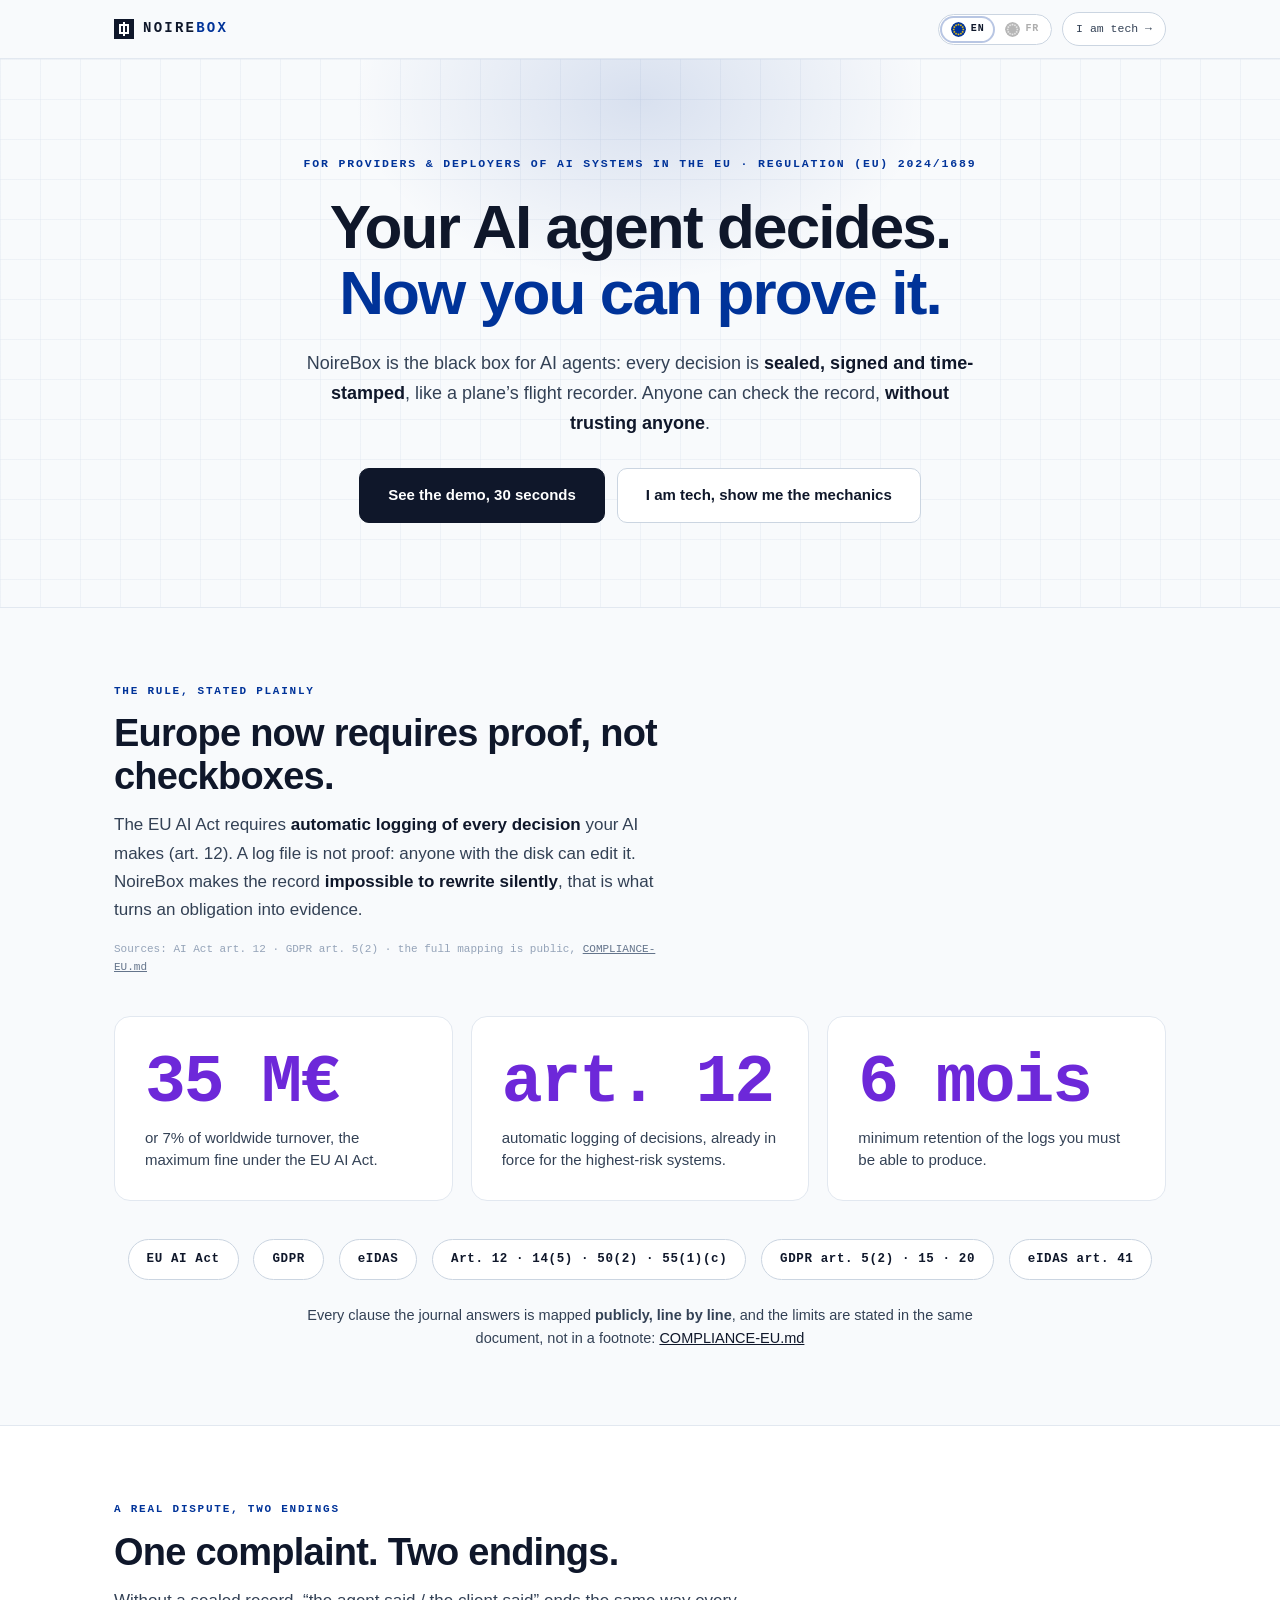
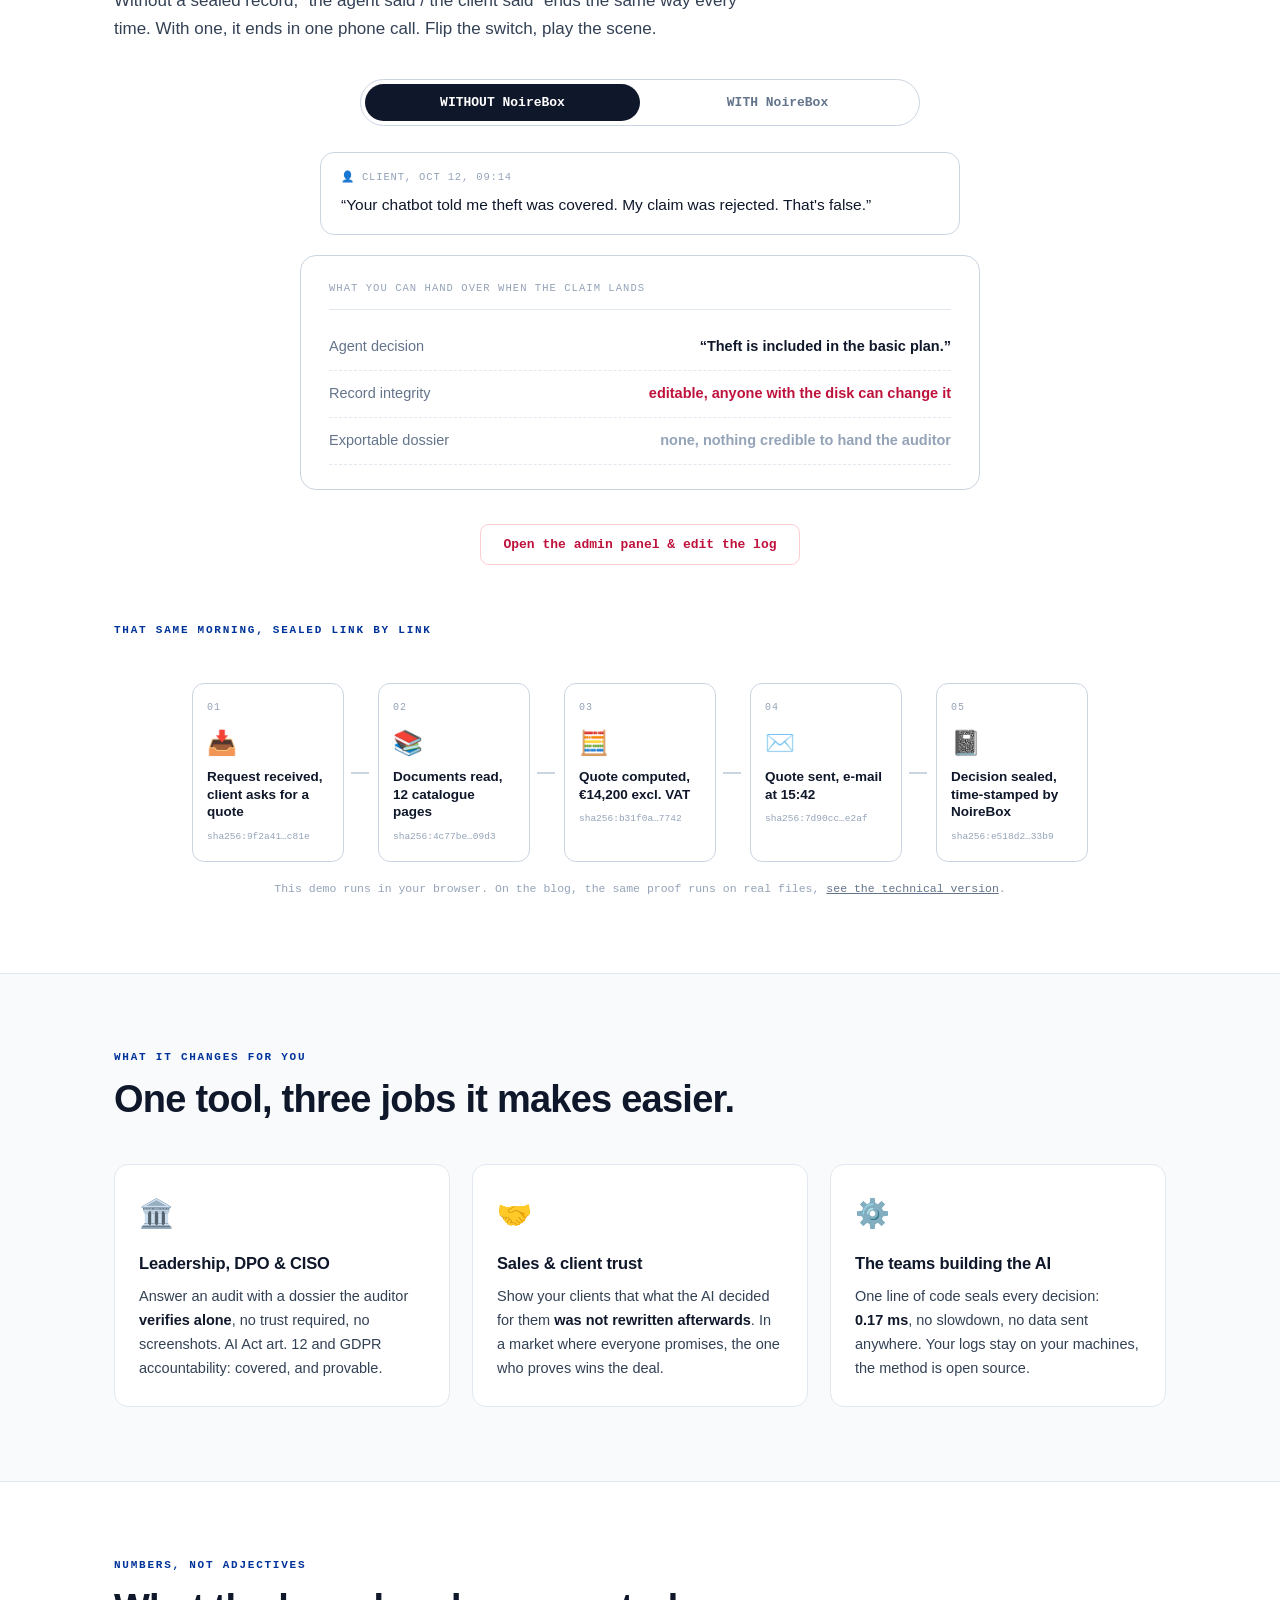
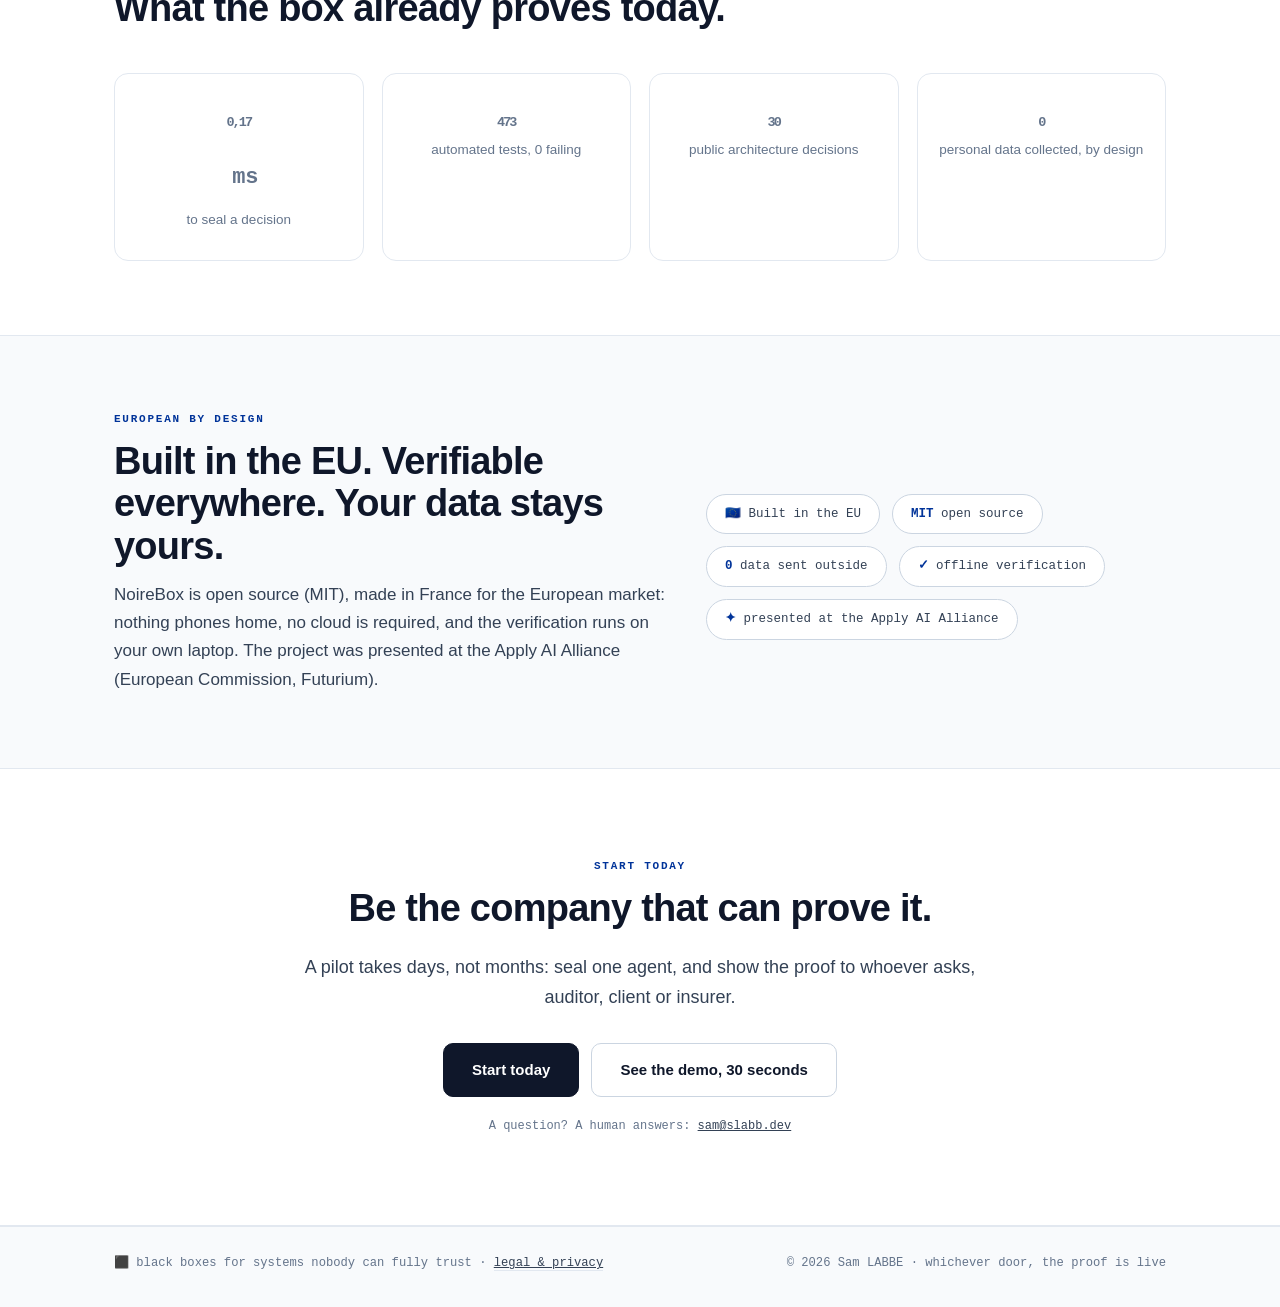
<file: client.html>
<!DOCTYPE html>
<html lang="en">
<head>
<meta charset="utf-8">
<meta name="viewport" content="width=device-width, initial-scale=1">
<title>NoireBox, your AI agent decides. Now you can prove it.</title>
<meta name="description" content="The black box for AI agents, for European companies using AI: every decision sealed, signed, time-stamped, auditable without trusting anyone. AI Act art. 12, GDPR, open source.">
<meta property="og:title" content="NoireBox, prove what your AI agents decide">
<meta property="og:description" content="The black box for AI agents: every decision sealed, signed, time-stamped, auditable without trusting anyone. Built in the EU.">
<meta property="og:type" content="website">
<meta property="og:url" content="https://noirebox.eu/client.html">
<meta name="twitter:card" content="summary">
<link rel="icon" href="assets/logo-mark.svg" type="image/svg+xml">
<style>
:root{
  --paper:#f8fafc; --white:#ffffff; --line:#e2e8f0; --line-strong:#cbd5e1;
  --ink:#0f172a; --dim:#334155; --muted:#64748b; --faint:#94a3b8;
  --violet:#003399; --violet-dark:#002b7f; --violet-soft:#e7edf9;
  --good:#047857; --good-bg:#ecfdf5; --good-line:#a7f3d0;
  --bad:#be123c; --bad-bg:#fff1f2; --bad-line:#fecdd3;
  --mono:ui-monospace,SFMono-Regular,Menlo,Consolas,monospace;
  --sans:-apple-system,BlinkMacSystemFont,"Segoe UI",Inter,sans-serif;
}
*{margin:0;padding:0;box-sizing:border-box}
html{scroll-behavior:smooth}
body{background:var(--paper);color:var(--ink);font-family:var(--sans);font-size:17px;line-height:1.65;-webkit-font-smoothing:antialiased;overflow-x:hidden}
::selection{background:rgba(0,51,153,.16)}
a{color:inherit}
.wrap{max-width:1100px;margin:0 auto;padding:0 24px}
.mono{font-family:var(--mono)}

nav{position:sticky;top:0;z-index:30;background:rgba(248,250,252,.92);backdrop-filter:blur(10px);border-bottom:1px solid var(--line)}
nav .wrap{display:flex;align-items:center;justify-content:space-between;height:58px}
.brand{font-family:var(--mono);font-weight:700;font-size:14px;letter-spacing:.16em;text-decoration:none;display:flex;align-items:center}
.brand em{font-style:normal;color:var(--violet)}
.cube{display:inline-block;width:20px;height:20px;background:var(--ink);margin-right:9px;position:relative;flex:none}
.cube::after{content:"";position:absolute;inset:5px;border:2px solid #fff}
.cube::before{content:"";position:absolute;left:50%;top:3px;bottom:3px;width:2px;margin-left:-1px;background:#fff}
.brand:hover .cube{background:var(--violet)}
.nright{display:flex;align-items:center;gap:10px}
.pillb{display:inline-block;font-family:var(--mono);font-size:11.5px;color:var(--dim);border:1px solid var(--line-strong);background:#fff;padding:7px 13px;border-radius:999px;text-decoration:none}
.pillb:hover{color:var(--violet);border-color:var(--violet)}
.langb{display:inline-flex;align-items:center;gap:3px;border:1px solid var(--line-strong);background:#fff;border-radius:999px;padding:3px}
.langb button{border:0;background:none;padding:3px 5px;cursor:pointer;opacity:.35;filter:grayscale(1);border-radius:6px;line-height:0;transition:opacity .15s,filter .15s}
.langb button:hover{opacity:.7}
.langb button.on{opacity:1;filter:none;box-shadow:0 0 0 2px rgba(0,51,153,.28)}
.eusvg{width:15px;height:15px;display:block;border-radius:50%}
.langb button{display:inline-flex;align-items:center;gap:5px;padding:4px 9px;border-radius:999px;line-height:1}
.langb button b{font-family:var(--mono);font-size:10px;letter-spacing:.08em;font-weight:700;color:var(--ink)}

.hero{position:relative;text-align:center;padding:96px 0 84px;border-bottom:1px solid var(--line);background-size:40px 40px;background-image:linear-gradient(to right,rgba(226,232,240,.5) 1px,transparent 1px),linear-gradient(to bottom,rgba(226,232,240,.5) 1px,transparent 1px);overflow:hidden}
.hero::before{content:"";position:absolute;top:-220px;left:50%;transform:translateX(-50%);width:820px;height:520px;background:radial-gradient(closest-side,rgba(0,51,153,.13),transparent 70%);pointer-events:none}
.hero .wrap{position:relative;z-index:2}
.kicker{font-family:var(--mono);font-size:11.5px;font-weight:600;letter-spacing:.16em;text-transform:uppercase;color:var(--violet);margin-bottom:20px}
h1{font-size:clamp(34px,6vw,62px);font-weight:700;letter-spacing:-.03em;line-height:1.06}
h1 .p{color:var(--violet)}
.lede{color:var(--dim);font-size:18px;max-width:680px;margin:24px auto 30px}
.lede strong{color:var(--ink);font-weight:600}
.ctas{display:flex;flex-direction:column;align-items:center;gap:12px}
@media(min-width:720px){.ctas{flex-direction:row;justify-content:center}}
.btn{display:inline-block;text-decoration:none;font-weight:600;font-size:15px;padding:14px 28px;border-radius:10px;border:1px solid var(--line-strong);background:#fff;color:var(--ink)}
.btn:hover{border-color:var(--ink)}
.btn.primary{background:var(--ink);border-color:var(--ink);color:#fff}
.btn.primary:hover{background:var(--violet-dark);border-color:var(--violet-dark)}

.band{padding:74px 0;border-bottom:1px solid var(--line)}
.band.alt{background:#fff}
.sec-kicker{font-family:var(--mono);font-size:11px;font-weight:600;letter-spacing:.16em;text-transform:uppercase;color:var(--violet);margin-bottom:12px}
h2{font-size:clamp(26px,4vw,38px);font-weight:700;letter-spacing:-.02em;line-height:1.12}
.sec-lede{color:var(--dim);max-width:660px;margin-top:14px;font-size:17px}
.sec-lede strong{color:var(--ink);font-weight:600}

.act{display:grid;grid-template-columns:1.2fr 1fr;gap:40px;align-items:center}
.act .fine{font-family:var(--mono);font-size:11px;color:var(--faint);margin-top:16px}
.act .fine a{color:var(--muted)}
.act .fine a:hover{color:var(--violet)}
.bigfine{display:flex;flex-direction:column;gap:12px}
.finecard{background:#fff;border:1px solid var(--line);border-radius:14px;padding:18px 22px;display:flex;align-items:baseline;gap:14px}
.jumbo{display:grid;grid-template-columns:repeat(3,minmax(0,1fr));gap:18px;margin-top:40px}
.jumbo .finecard{flex-direction:column;align-items:flex-start;gap:10px;padding:32px 30px 28px;border-radius:16px}
.jumbo .finecard b{font-family:var(--mono);font-size:clamp(44px,5.5vw,68px);font-weight:700;color:#6d28d9;letter-spacing:-.03em;line-height:1;white-space:nowrap}
.jumbo .finecard span{font-size:15px;line-height:1.5}
.laws{margin-top:38px;text-align:center}
.law{display:inline-block;border:1px solid var(--line-strong);background:#fff;border-radius:999px;padding:9px 18px;margin:0 5px 10px;font-family:var(--mono);font-size:12.5px;font-weight:700;letter-spacing:.05em;color:var(--ink)}
.laws-note{max-width:720px;margin:14px auto 0;color:var(--dim);font-size:14.5px}
.laws-note a{color:var(--ink)}
.finecard b{font-family:var(--mono);font-size:26px;color:var(--violet);letter-spacing:-.02em;white-space:nowrap}
.finecard span{color:var(--dim);font-size:14.5px}

.wswitch{display:flex;justify-content:center;gap:0;margin:36px auto 26px;max-width:560px;border:1px solid var(--line-strong);border-radius:999px;padding:4px;background:#fff}
.wtab{flex:1;border:0;background:none;font-family:var(--mono);font-size:13px;font-weight:700;padding:11px 10px;border-radius:999px;cursor:pointer;color:var(--muted);transition:all .2s}
.wtab.on{background:var(--ink);color:#fff}
.ticket{max-width:640px;margin:0 auto 20px;background:#fff;border:1px solid var(--line-strong);border-radius:14px;padding:16px 20px}
.ticket .who{font-family:var(--mono);font-size:10.5px;letter-spacing:.08em;text-transform:uppercase;color:var(--faint);margin-bottom:6px}
.ticket p{font-size:15.5px;color:var(--ink);margin:0}
.logh{font-family:var(--mono);font-size:10px;letter-spacing:.1em;text-transform:uppercase;color:#94a3b8;margin-bottom:10px}
.logp{font-family:var(--mono);font-size:12px;line-height:1.7;color:#e2e8f0;white-space:pre-wrap;margin:0}
.logp .chg{color:#fb7185;font-weight:700}
.logp .okl{color:#34d399}
.sealedbox{max-width:760px;margin:14px auto 0;background:var(--good-bg);border:1px solid var(--good-line);border-radius:10px;padding:12px 18px;font-size:11.5px;line-height:1.8;color:var(--good);text-align:left}
.sealedbox .bad2{color:var(--bad)}
.chain{margin:44px auto 0;max-width:900px;display:flex;align-items:stretch;gap:0;flex-wrap:wrap;justify-content:center}
.linkn{background:#fff;border:1px solid var(--line-strong);border-radius:12px;padding:16px 14px;width:152px;position:relative;transition:all .35s}
.linkn .n{font-family:var(--mono);font-size:10px;color:var(--faint);letter-spacing:.1em}
.linkn .ic{font-size:24px;margin:6px 0}
.linkn .t{font-size:13.5px;font-weight:600;line-height:1.3;min-height:2.6em}
.linkn .h{font-family:var(--mono);font-size:9.5px;color:var(--faint);margin-top:8px;overflow:hidden;text-overflow:ellipsis;white-space:nowrap}
.linkn:not(:last-child){margin-right:34px}
.linkn:not(:last-child)::after{content:"";position:absolute;right:-26px;top:50%;width:18px;height:2px;background:var(--line-strong);transition:background .3s}
.linkn.broke{border-color:#fb7185;background:var(--bad-bg)}
.linkn.broke .t{text-decoration:line-through;color:var(--bad)}
.linkn.broke .h{color:var(--bad)}
.linkn.down{border-color:#fb7185;background:var(--bad-bg)}
.linkn.down .h{color:var(--bad)}
.linkn.down::after,.linkn.broke::after{background:#fb7185}
.linkn.fixed{border-color:var(--good-line);background:var(--good-bg)}
.linkn.fixed .h{color:var(--good)}
.linkn.fixed::after{background:var(--good-line)}
.ctl{display:flex;justify-content:center;gap:12px;margin-top:34px;flex-wrap:wrap}
.dossier{max-width:680px;margin:0 auto;background:#fff;border:1px solid var(--line-strong);border-radius:16px;padding:24px 28px;text-align:left;position:relative}
.dossier .dh{font-family:var(--mono);font-size:10.5px;letter-spacing:.1em;text-transform:uppercase;color:var(--faint);margin-bottom:14px;padding-bottom:12px;border-bottom:1px solid var(--line)}
.drow{display:flex;justify-content:space-between;gap:22px;padding:11px 0;border-bottom:1px dashed var(--line);font-size:14.5px}
.drow:last-of-type{border-bottom:none}
.drow span{color:var(--muted);flex:none}
.drow b{font-weight:600;color:var(--ink);text-align:right;min-width:0}
.drow b.warn{color:var(--bad)}
.drow b.ok{color:var(--good)}
.drow b.no{color:var(--faint)}
.drow b .chg{color:var(--bad)}
.dstamp{margin-top:14px;background:var(--good-bg);border:1px solid var(--good-line);border-radius:10px;padding:12px 16px;font-family:var(--mono);font-size:11.5px;line-height:1.8;color:var(--good)}
.dstamp .bad2{color:var(--bad)}
.dbtn{font-family:var(--mono);font-size:13px;font-weight:600;padding:12px 22px;border-radius:9px;cursor:pointer;border:1px solid var(--bad-line);background:#fff;color:var(--bad)}
.dbtn:hover{background:var(--bad-bg)}
.dbtn.fix{border-color:var(--violet);background:var(--violet);color:#fff;display:none}
.dbtn.fix:hover{background:var(--violet-dark)}
.verdict{max-width:760px;margin:26px auto 0;border-radius:12px;padding:16px 22px;font-size:15.5px;display:none;border:1px solid var(--line);background:#fff;color:var(--dim)}
.verdict.show{display:block}
.verdict.bad{border-color:#fb7185;background:var(--bad-bg);color:var(--bad);font-weight:600}
.verdict.good{border-color:var(--good-line);background:var(--good-bg);color:var(--good);font-weight:600}
.demonote{text-align:center;font-family:var(--mono);font-size:11.5px;color:var(--faint);margin-top:18px}
.demonote a{color:var(--muted)}

.cards{display:grid;grid-template-columns:repeat(3,1fr);gap:22px;margin-top:44px}
.card{background:#fff;border:1px solid var(--line);border-radius:14px;padding:26px 24px}
.card .ic{font-size:28px}
.card h3{font-size:16.5px;font-weight:700;margin:12px 0 8px;letter-spacing:-.01em}
.card p{color:var(--dim);font-size:14.5px}
.card p strong{color:var(--ink);font-weight:600}

.nums{display:grid;grid-template-columns:repeat(4,1fr);gap:18px;margin-top:44px}
.num{text-align:center;background:#fff;border:1px solid var(--line);border-radius:14px;padding:34px 12px 28px}
.num b{display:block;font-family:var(--mono);font-size:clamp(40px,5.5vw,64px);font-weight:700;color:#6d28d9;letter-spacing:-.03em;line-height:1.1}
.num b small{font-family:var(--mono);font-size:clamp(15px,1.8vw,22px);font-weight:600;color:var(--muted);letter-spacing:0}
.num span{display:block;margin-top:8px;color:var(--muted);font-size:13.5px}

.sov{display:flex;flex-wrap:wrap;gap:12px;margin-top:30px}
.sovtag{font-family:var(--mono);font-size:12.5px;background:#fff;border:1px solid var(--line-strong);border-radius:999px;padding:9px 18px;color:var(--dim)}
.sovtag b{color:var(--violet);font-weight:600}

.end{text-align:center;padding:88px 0}
.end .lede{margin-bottom:30px}
.endnote{font-family:var(--mono);font-size:12px;color:var(--muted);margin-top:20px}
.endnote a{color:var(--dim)}

footer{border-top:1px solid var(--line);padding:26px 0 34px;font-family:var(--mono);font-size:.76rem;color:var(--muted)}
footer .wrap{display:flex;justify-content:space-between;gap:14px;flex-wrap:wrap}
footer a{color:var(--dim);border-bottom:1px solid var(--line)}
footer a:hover{color:var(--violet);border-color:var(--violet)}

.reveal{opacity:0;transform:translateY(22px);transition:opacity .7s ease,transform .7s ease}
.reveal.on{opacity:1;transform:none}
@media (prefers-reduced-motion: reduce){.reveal{opacity:1;transform:none;transition:none}}

@media (max-width:900px){
  .act{grid-template-columns:1fr}
  .jumbo{grid-template-columns:1fr;gap:14px}
  .cards{grid-template-columns:1fr}
  .nums{grid-template-columns:1fr 1fr}
  .hero{padding:64px 0 60px}
  .linkn{width:calc(50% - 20px);margin-right:0 !important;margin-bottom:14px}
  .linkn::after{display:none !important}
}
@media (max-width:640px){
  .wrap{padding:0 16px}
  .act{gap:24px}
  .finecard{flex-direction:column;align-items:flex-start;gap:6px;padding:16px 18px}
  .linkn{width:100%}
  .sealedbox{padding:16px 14px}
  .ctas{width:100%}
  .ctas .btn{width:100%;justify-content:center}
}
</style>
</head>
<body>

<nav>
  <div class="wrap">
    <a class="brand" href="index.html"><span class="cube"></span>NOIRE<em>BOX</em></a>
    <div class="nright">
      <div class="langb" id="langBtn" role="group" aria-label="Language">
        <button type="button" data-l="en" class="on" title="English" aria-label="English"><svg class="eusvg" viewBox="0 0 100 100" aria-hidden="true"><circle cx="50" cy="50" r="50" fill="#003399"/><path id="euC-en" fill="#FFCC00" d="M50 9 52.23 14.93 58.56 15.22 53.61 19.17 55.29 25.28 50 21.8 44.71 25.28 46.39 19.17 41.44 15.22 47.77 14.93 Z"/><use href="#euC-en" transform="rotate(30 50 50)"/><use href="#euC-en" transform="rotate(60 50 50)"/><use href="#euC-en" transform="rotate(90 50 50)"/><use href="#euC-en" transform="rotate(120 50 50)"/><use href="#euC-en" transform="rotate(150 50 50)"/><use href="#euC-en" transform="rotate(180 50 50)"/><use href="#euC-en" transform="rotate(210 50 50)"/><use href="#euC-en" transform="rotate(240 50 50)"/><use href="#euC-en" transform="rotate(270 50 50)"/><use href="#euC-en" transform="rotate(300 50 50)"/><use href="#euC-en" transform="rotate(330 50 50)"/></svg><b>EN</b></button>
        <button type="button" data-l="fr" title="Français" aria-label="Français"><svg class="eusvg" viewBox="0 0 100 100" aria-hidden="true"><circle cx="50" cy="50" r="50" fill="#003399"/><path id="euC-fr" fill="#FFCC00" d="M50 9 52.23 14.93 58.56 15.22 53.61 19.17 55.29 25.28 50 21.8 44.71 25.28 46.39 19.17 41.44 15.22 47.77 14.93 Z"/><use href="#euC-fr" transform="rotate(30 50 50)"/><use href="#euC-fr" transform="rotate(60 50 50)"/><use href="#euC-fr" transform="rotate(90 50 50)"/><use href="#euC-fr" transform="rotate(120 50 50)"/><use href="#euC-fr" transform="rotate(150 50 50)"/><use href="#euC-fr" transform="rotate(180 50 50)"/><use href="#euC-fr" transform="rotate(210 50 50)"/><use href="#euC-fr" transform="rotate(240 50 50)"/><use href="#euC-fr" transform="rotate(270 50 50)"/><use href="#euC-fr" transform="rotate(300 50 50)"/><use href="#euC-fr" transform="rotate(330 50 50)"/></svg><b>FR</b></button>
      </div>
      <a class="pillb" href="tech.html" data-fr="Je suis tech →">I am tech →</a>
    </div>
  </div>
</nav>

<header class="hero">
  <div class="wrap">
    <p class="kicker" data-fr="Pour les fournisseurs et déployeurs de systèmes d’IA dans l’UE · Règlement (UE) 2024/1689">For providers &amp; deployers of AI systems in the EU · Regulation (EU) 2024/1689</p>
    <h1 data-fr-html="Votre agent IA décide.<br><span class='p'>Désormais, vous pouvez le prouver.</span>">Your AI agent decides.<br><span class="p">Now you can prove it.</span></h1>
    <p class="lede" data-fr-html="NoireBox est la boîte noire des agents IA : chaque décision est <strong>scellée, signée et horodatée</strong>, comme l’enregistreur de vol d’un avion. N’importe qui peut contrôler la trace, <strong>sans devoir faire confiance à personne</strong>.">NoireBox is the black box for AI agents: every decision is <strong>sealed, signed and time-stamped</strong>, like a plane’s flight recorder. Anyone can check the record, <strong>without trusting anyone</strong>.</p>
    <div class="ctas">
      <a class="btn primary" href="#demo" data-fr="Voir la démo, 30 secondes">See the demo, 30 seconds</a>
      <a class="btn" href="tech.html" data-fr="Je suis tech, montrez-moi la mécanique">I am tech, show me the mechanics</a>
    </div>
  </div>
</header>

<section class="band">
  <div class="wrap">
    <div class="act reveal">
      <div>
        <p class="sec-kicker" data-fr="La règle, dite simplement">The rule, stated plainly</p>
        <h2 data-fr-html="L’Europe exige maintenant des preuves, pas des cases cochées.">Europe now requires proof, not checkboxes.</h2>
        <p class="sec-lede" data-fr-html="Le règlement européen sur l’IA impose la <strong>journalisation automatique de chaque décision</strong> de vos IA (art. 12). Un fichier de log n’est pas une preuve : quiconque tient le disque peut le modifier. NoireBox rend la trace <strong>impossible à réécrire discrètement</strong>, c’est ce qui transforme une obligation en preuve.">The EU AI Act requires <strong>automatic logging of every decision</strong> your AI makes (art. 12). A log file is not proof: anyone with the disk can edit it. NoireBox makes the record <strong>impossible to rewrite silently</strong>, that is what turns an obligation into evidence.</p>
        <p class="fine" data-fr-html="Sources : AI Act art. 12 · RGPD art. 5(2) · le mapping complet est public, <a href='https://github.com/noirebox/noirebox/blob/main/docs/COMPLIANCE-EU.md' target='_blank' rel='noopener'>COMPLIANCE-EU.md</a>">Sources: AI Act art. 12 · GDPR art. 5(2) · the full mapping is public, <a href="https://github.com/noirebox/noirebox/blob/main/docs/COMPLIANCE-EU.md" target="_blank" rel="noopener">COMPLIANCE-EU.md</a></p>
      </div>
    </div>
    <div class="jumbo reveal">
      <div class="finecard"><b>35&nbsp;M€</b><span data-fr="ou 7&nbsp;% du chiffre d’affaires mondial, l’amende maximale prévue par l’AI Act.">or 7% of worldwide turnover, the maximum fine under the EU AI Act.</span></div>
      <div class="finecard"><b>art.&nbsp;12</b><span data-fr="journalisation automatique des décisions, déjà en vigueur pour les systèmes les plus à risque.">automatic logging of decisions, already in force for the highest-risk systems.</span></div>
      <div class="finecard"><b>6&nbsp;mois</b><span data-fr="de conservation minimale des journaux que vous devez savoir produire.">minimum retention of the logs you must be able to produce.</span></div>
    </div>
    <div class="laws reveal">
      <span class="law">EU AI Act</span>
      <span class="law">GDPR</span>
      <span class="law">eIDAS</span>
      <span class="law">Art. 12 · 14(5) · 50(2) · 55(1)(c)</span>
      <span class="law">GDPR art. 5(2) · 15 · 20</span>
      <span class="law">eIDAS art. 41</span>
      <p class="laws-note" data-fr-html="Chaque clause que le journal répond est mappée <strong>publiquement, ligne par ligne</strong>, et les limites sont dites dans le même document, pas en note de bas de page : <a href='https://github.com/noirebox/noirebox/blob/main/docs/COMPLIANCE-EU.md' target='_blank' rel='noopener'>COMPLIANCE-EU.md</a>">Every clause the journal answers is mapped <strong>publicly, line by line</strong>, and the limits are stated in the same document, not in a footnote: <a href="https://github.com/noirebox/noirebox/blob/main/docs/COMPLIANCE-EU.md" target="_blank" rel="noopener">COMPLIANCE-EU.md</a></p>
    </div>
  </div>
</section>

<section class="band alt" id="demo">
  <div class="wrap">
    <p class="sec-kicker reveal" data-fr="Une vraie réclamation, deux fins">A real dispute, two endings</p>
    <h2 class="reveal" data-fr="Une réclamation. Deux fins.">One complaint. Two endings.</h2>
    <p class="sec-lede reveal" data-fr="Sans trace scellée, « l’agent a dit / le client a dit » finit toujours pareil. Avec, ça se règle en un coup de fil. Basculez, puis jouez le scénario.">Without a sealed record, “the agent said / the client said” ends the same way every time. With one, it ends in one phone call. Flip the switch, play the scene.</p>

    <div class="wswitch reveal">
      <button type="button" class="wtab on" id="tabWithout" data-fr="SANS NoireBox">WITHOUT NoireBox</button>
      <button type="button" class="wtab" id="tabWith" data-fr="AVEC NoireBox">WITH NoireBox</button>
    </div>

    <div class="ticket reveal">
      <div class="who" data-fr="👤 client, le 12 oct, 09:14">👤 CLIENT, Oct 12, 09:14</div>
      <p data-fr="« Votre chatbot m’a dit que le vol était couvert. Ma réclamation a été rejetée. C’est faux. »">“Your chatbot told me theft was covered. My claim was rejected. That's false.”</p>
    </div>

    <div class="dossier reveal" id="dossier">
      <div class="dh" id="dossierHead">What you can hand over when the claim lands</div>
      <div class="drow"><span data-fr="Décision de l’agent">Agent decision</span><b id="dAnswer">“Theft is included in the basic plan.”</b></div>
      <div class="drow"><span data-fr="Intégrité de la trace">Record integrity</span><b id="dIntegrity" class="warn" data-fr="éditable, n’importe qui avec le disque peut la changer">editable, anyone with the disk can change it</b></div>
      <div class="drow"><span data-fr="Dossier exportable">Exportable dossier</span><b class="no" data-fr="aucun, rien de crédible à donner à l’auditeur">none, nothing credible to hand the auditor</b></div>
      <div class="dstamp" id="dStamp" style="display:none"></div>
    </div>

    <div class="ctl reveal"><button class="dbtn" id="scnBtn"></button></div>
    <div class="verdict" id="scnVerdict"></div>

    <div style="margin-top:56px">
      <p class="sec-kicker reveal" data-fr="Cette même journée, scellée maillon par maillon">That same morning, sealed link by link</p>
      <div class="chain reveal" id="chain">
      <div class="linkn" data-i="0">
        <div class="n">01</div><div class="ic">📥</div>
        <div class="t" data-fr="Demande reçue, le client veut un devis">Request received, client asks for a quote</div>
        <div class="h">sha256:9f2a41…c81e</div>
      </div>
      <div class="linkn" data-i="1">
        <div class="n">02</div><div class="ic">📚</div>
        <div class="t" data-fr="Documents consultés, 12 pages du catalogue">Documents read, 12 catalogue pages</div>
        <div class="h">sha256:4c77be…09d3</div>
      </div>
      <div class="linkn" data-i="2">
        <div class="n">03</div><div class="ic">🧮</div>
        <div class="t" data-fr="Proposition calculée, 14&nbsp;200&nbsp;€ HT">Quote computed, €14,200 excl. VAT</div>
        <div class="h">sha256:b31f0a…7742</div>
      </div>
      <div class="linkn" data-i="3">
        <div class="n">04</div><div class="ic">✉️</div>
        <div class="t" data-fr="Proposition envoyée, e-mail à 15:42">Quote sent, e-mail at 15:42</div>
        <div class="h">sha256:7d90cc…e2af</div>
      </div>
      <div class="linkn" data-i="4">
        <div class="n">05</div><div class="ic">📓</div>
        <div class="t" data-fr="Décision scellée, horodatée par NoireBox">Decision sealed, time-stamped by NoireBox</div>
        <div class="h">sha256:e518d2…33b9</div>
      </div>
    </div>

    <p class="demonote" data-fr-html="Cette démo tourne dans votre navigateur. Sur le blog, la même preuve tourne sur de vrais fichiers, <a href='tech.html#inspector'>voyez la version technique</a>.">This demo runs in your browser. On the blog, the same proof runs on real files, <a href="tech.html#inspector">see the technical version</a>.</p>
  </div>
</section>

<section class="band">
  <div class="wrap">
    <p class="sec-kicker reveal" data-fr="Ce que ça change pour vous">What it changes for you</p>
    <h2 class="reveal" data-fr="Un outil, trois métiers qu’il simplifie.">One tool, three jobs it makes easier.</h2>
    <div class="cards">
      <div class="card reveal">
        <div class="ic">🏛️</div>
        <h3 data-fr="Direction, DPO &amp; RSSI">Leadership, DPO &amp; CISO</h3>
        <p data-fr-html="Répondez à un audit avec un dossier que le vérificateur <strong>contrôle tout seul</strong>, sans vous croire sur parole, sans captures d’écran. AI Act art. 12 et redevabilité RGPD : couverts, et prouvables.">Answer an audit with a dossier the auditor <strong>verifies alone</strong>, no trust required, no screenshots. AI Act art. 12 and GDPR accountability: covered, and provable.</p>
      </div>
      <div class="card reveal">
        <div class="ic">🤝</div>
        <h3 data-fr="Commercial &amp; confiance client">Sales &amp; client trust</h3>
        <p data-fr-html="Montrez à vos clients que ce que l’IA a décidé pour eux <strong>n’a pas été réécrit après coup</strong>. Dans un marché où tout le monde promet, celui qui prouve gagne le contrat.">Show your clients that what the AI decided for them <strong>was not rewritten afterwards</strong>. In a market where everyone promises, the one who proves wins the deal.</p>
      </div>
      <div class="card reveal">
        <div class="ic">⚙️</div>
        <h3 data-fr="Les équipes qui construisent l’IA">The teams building the AI</h3>
        <p data-fr-html="Une ligne de code scelle chaque décision : <strong>0,17&nbsp;ms</strong>, aucun ralentissement, aucune donnée envoyée ailleurs. Vos journaux restent chez vous, la méthode est open source.">One line of code seals every decision: <strong>0.17&nbsp;ms</strong>, no slowdown, no data sent anywhere. Your logs stay on your machines, the method is open source.</p>
      </div>
    </div>
  </div>
</section>

<section class="band alt">
  <div class="wrap">
    <p class="sec-kicker reveal" data-fr="Des chiffres, pas des adjectifs">Numbers, not adjectives</p>
    <h2 class="reveal" data-fr="Ce que la boîte prouve déjà aujourd’hui.">What the box already proves today.</h2>
    <div class="nums reveal">
      <div class="num"><b><span class="count" data-to="0.17" data-dec="2">0</span><small>&nbsp;ms</small></b><span data-fr="pour sceller une décision">to seal a decision</span></div>
      <div class="num"><b><span class="count" data-to="473">0</span></b><span data-fr="tests automatisés, 0 en échec">automated tests, 0 failing</span></div>
      <div class="num"><b><span class="count" data-to="30">0</span></b><span data-fr="décisions d’architecture publiques">public architecture decisions</span></div>
      <div class="num"><b><span class="count" data-to="0">0</span></b><span data-fr="donnée personnelle collectée, par conception">personal data collected, by design</span></div>
    </div>
  </div>
</section>

<section class="band">
  <div class="wrap">
    <div class="act reveal">
      <div>
        <p class="sec-kicker" data-fr="Européen par conception">European by design</p>
        <h2 data-fr-html="Conçu dans l’UE. Vérifiable partout. Vos données restent chez vous.">Built in the EU. Verifiable everywhere. Your data stays yours.</h2>
        <p class="sec-lede" data-fr-html="NoireBox est open source (MIT), fabriqué en France pour le marché européen : rien ne « téléphone » à l’extérieur, aucun cloud n’est imposé, et la vérification tourne sur votre propre machine. Le projet a été présenté à l’Apply AI Alliance (Commission européenne, Futurium).">NoireBox is open source (MIT), made in France for the European market: nothing phones home, no cloud is required, and the verification runs on your own laptop. The project was presented at the Apply AI Alliance (European Commission, Futurium).</p>
      </div>
      <div class="sov">
        <span class="sovtag"><b>🇪🇺</b> <span data-fr="Conçu dans l’UE">Built in the EU</span></span>
        <span class="sovtag"><b>MIT</b> open source</span>
        <span class="sovtag"><b>0</b> <span data-fr="donnée envoyée à l’extérieur">data sent outside</span></span>
        <span class="sovtag"><b>✓</b> <span data-fr="vérification hors-ligne">offline verification</span></span>
        <span class="sovtag"><b>✦</b> <span data-fr="présenté à l’Apply AI Alliance">presented at the Apply AI Alliance</span></span>
      </div>
    </div>
  </div>
</section>

<section class="band alt end">
  <div class="wrap">
    <p class="sec-kicker" data-fr="Commencez aujourd’hui">Start today</p>
    <h2 data-fr-html="Soyez l’entreprise qui peut le prouver.">Be the company that can prove it.</h2>
    <p class="lede" data-fr="Un pilote prend des jours, pas des mois : scellez un premier agent, et montrez la preuve à qui la demande, auditeur, client ou assureur.">A pilot takes days, not months: seal one agent, and show the proof to whoever asks, auditor, client or insurer.</p>
    <div class="ctas">
      <a class="btn primary" href="mailto:sam@slabb.dev?subject=NoireBox%20%E2%80%94%20start%20today" data-fr="Commencez aujourd’hui">Start today</a>
      <a class="btn" href="#demo" data-fr="Revoir la démo, 30 secondes">See the demo, 30 seconds</a>
    </div>
    <p class="endnote" data-fr-html="Une question ? Un humain répond : <a href='mailto:sam@slabb.dev'>sam@slabb.dev</a>">A question? A human answers: <a href="mailto:sam@slabb.dev">sam@slabb.dev</a></p>
  </div>
</section>

<footer>
  <div class="wrap">
    <span>⬛ black boxes for systems nobody can fully trust · <a href="legal.html" data-fr="mentions légales &amp; rgpd">legal &amp; privacy</a></span>
    <span data-fr="© 2026 Sam LABBE · peu importe la porte, la preuve est en direct">© 2026 Sam LABBE · whichever door, the proof is live</span>
  </div>
</footer>

<script>
(function(){
  /* ── i18n : EN par défaut dans le HTML ; FR via data-fr, appliqué immédiatement ── */
  var savedL=null; try{ savedL=localStorage.getItem('nblang'); }catch(e){}
  var fr = savedL==='fr';
  var langGroup=document.getElementById('langBtn');

  function apply(){
    var nodes=document.querySelectorAll('[data-fr],[data-fr-html]');
    for(var i=0;i<nodes.length;i++){
      var n=nodes[i], k=n.hasAttribute('data-fr-html')?'data-fr-html':'data-fr';
      if(fr){ if(!n.getAttribute('data-en')) n.setAttribute('data-en',n.innerHTML); n.innerHTML=n.getAttribute(k); }
      else{ var d=n.getAttribute('data-en'); if(d!==null) n.innerHTML=d; }
    }
    document.documentElement.lang=fr?'fr':'en';
    var bs=langGroup.querySelectorAll('button');
    for(var j=0;j<bs.length;j++) bs[j].className=(bs[j].getAttribute('data-l')===(fr?'fr':'en'))?'on':'';
  }
  var bs0=langGroup.querySelectorAll('button');
  for(var q=0;q<bs0.length;q++){
    bs0[q].addEventListener('click',function(){ fr=(this.getAttribute('data-l')==='fr'); try{ localStorage.setItem('nblang', fr?'fr':'en'); }catch(e){} apply(); resetTamperBtn(); });
  }
  if(fr) apply();

  /* ── reveals au scroll ── */
  var reduced=window.matchMedia('(prefers-reduced-motion: reduce)').matches;
  var rv=document.querySelectorAll('.reveal');
  if(reduced||!('IntersectionObserver' in window)){
    for(var i=0;i<rv.length;i++) rv[i].classList.add('on');
  }else{
    var io=new IntersectionObserver(function(es){
      es.forEach(function(e){ if(e.isIntersecting){ e.target.classList.add('on'); io.unobserve(e.target); } });
    },{threshold:.15});
    for(var j=0;j<rv.length;j++) io.observe(rv[j]);
  }

  /* ── compteurs ── */
  var nums=document.querySelectorAll('.count');
  function runNum(el){
    var to=parseFloat(el.getAttribute('data-to')), dec=parseInt(el.getAttribute('data-dec')||'0',10);
    if(reduced){ el.textContent=to.toFixed(dec).replace('.',','); return; }
    var t0=null, dur=1100;
    function step(ts){
      if(!t0)t0=ts;
      var p=Math.min(1,(ts-t0)/dur); p=1-Math.pow(1-p,3);
      el.textContent=(to*p).toFixed(dec).replace('.',',');
      if(p<1)requestAnimationFrame(step);
    }
    requestAnimationFrame(step);
  }
  var nio=new IntersectionObserver(function(es){
    es.forEach(function(e){ if(e.isIntersecting){ runNum(e.target); nio.unobserve(e.target); } });
  },{threshold:.5});
  for(var k=0;k<nums.length;k++) nio.observe(nums[k]);

  /* ── la chaîne : visualisation scellée de la journée, pilotée par le scénario ── */
  var links=document.querySelectorAll('.linkn'),
      BROKEN_HASH='sha256:FF00AA…BROKEN';
  var ORIG=[];
  for(var m=0;m<links.length;m++) ORIG.push(links[m].querySelector('.h').textContent);

  function resetTamperBtn(){
    for(var i=0;i<links.length;i++){
      links[i].classList.remove('broke','down','fixed');
      links[i].querySelector('.h').textContent=ORIG[i];
      var t=links[i].querySelector('.t');
      if(t.getAttribute('data-tmp')){ t.textContent=t.getAttribute('data-tmp'); t.removeAttribute('data-tmp'); }
    }
  }

  function breakChain(){
    var second=links[1];
    second.querySelector('.t').setAttribute('data-tmp',second.querySelector('.t').textContent);
    second.querySelector('.t').textContent = fr ? 'Documents consultés, « modifiée après coup »' : 'Documents read, “modified afterwards”';
    second.querySelector('.h').textContent=BROKEN_HASH;
    setTimeout(function(){ second.classList.add('broke'); },300);
    setTimeout(function(){ links[2].classList.add('down'); links[2].querySelector('.h').textContent='sha256:UNVERIFIABLE'; },620);
    setTimeout(function(){ links[3].classList.add('down'); links[3].querySelector('.h').textContent='sha256:UNVERIFIABLE'; },900);
    setTimeout(function(){ links[4].classList.add('down'); links[4].querySelector('.h').textContent='sha256:UNVERIFIABLE'; },1180);
  }

  function proveChain(){
    for(var i=0;i<links.length;i++){
      (function(idx){
        setTimeout(function(){
          links[idx].classList.remove('down','broke');
          links[idx].classList.add('fixed');
          links[idx].querySelector('.h').textContent=ORIG[idx];
          var t=links[idx].querySelector('.t');
          if(t.getAttribute('data-tmp')){ t.textContent=t.getAttribute('data-tmp'); t.removeAttribute('data-tmp'); }
        }, idx*220);
      })(i);
    }
  }

  /* ── la dispute : avec / sans ── */
  var tabW=document.getElementById('tabWithout'),
      tabV=document.getElementById('tabWith'),
      dHead=document.getElementById('dossierHead'),
      dAnswer=document.getElementById('dAnswer'),
      dIntegrity=document.getElementById('dIntegrity'),
      dStamp=document.getElementById('dStamp'),
      scnBtn=document.getElementById('scnBtn'),
      scnV=document.getElementById('scnVerdict'),
      scnMode='without', scnStep=0;

  var ANSWER_ORIG='“Theft is included in the basic plan.”';
  var ANSWER_EDITED='<span class="chg">“Theft, NOT included”</span> <span class="chg">← edited by admin, 09:41</span>';

  function scnRender(){
    scnStep=0; scnV.className='verdict'; scnV.style.display='none';
    dAnswer.textContent='';
    dAnswer.innerHTML=ANSWER_ORIG;
    dIntegrity.className='warn';
    dIntegrity.textContent = fr ? 'éditable, n’importe qui avec le disque peut la changer' : 'editable, anyone with the disk can change it';
    dStamp.style.display='none';
    dHead.textContent = fr ? 'Ce que vous pouvez présenter quand la réclamation arrive' : 'What you can hand over when the claim lands';
    resetTamperBtn();
    tabW.className='wtab'+(scnMode==='without'?' on':'');
    tabV.className='wtab'+(scnMode==='with'?' on good':'');
    scnBtn.style.display='inline-block';
    if(scnMode==='without') scnBtn.textContent = fr ? 'Ouvrir l’admin et modifier le log' : 'Open the admin panel & edit the log';
    else scnBtn.textContent = fr ? 'Tenter la même modification sur le log scellé' : 'Try the same edit on the sealed log';
  }
  tabW.addEventListener('click',function(){ scnMode='without'; scnRender(); });
  tabV.addEventListener('click',function(){ scnMode='with'; scnRender(); });

  scnBtn.addEventListener('click',function(){
    scnStep++;
    if(scnMode==='without'){
      if(scnStep===1){
        dAnswer.innerHTML=ANSWER_EDITED;
        dIntegrity.className='warn';
        dIntegrity.textContent = fr ? 'éditable, et éditée, sans laisser de trace' : 'editable, and edited, without leaving a trace';
        breakChain();
        scnBtn.textContent = fr ? 'Continuer, le client se plaint' : 'Continue, the client complains';
        scnV.className='verdict show';
        v.className='verdict';
        scnV.style.display='block';
        scnV.style.borderColor='var(--line-strong)'; scnV.style.background='#fff'; scnV.style.color='var(--dim)';
        scnV.textContent = fr ? 'Enregistré. Aucune trace. Aucune alarme. Le dossier que vous pourriez exporter dit maintenant ce qui arrange, et personne ne peut le savoir.' : 'Saved. No trace. No alarm. Any dossier you could export now says whatever is convenient, and nobody can tell.';
      }else{
        scnBtn.style.display='none';
        scnV.className='verdict bad show';
        scnV.textContent = fr
          ? '❌ IMPOSSIBLE À PROUVER. Le log dit ce qui arrange l’entreprise, la capture d’écran du client dit le contraire. Une parole contre l’autre : remboursement par défaut, ou le tribunal. Dans tous les cas, la confiance est morte.'
          : '❌ UNPROVABLE. The log now says whatever serves the company, and the client’s screenshot says the opposite. One word against the other: refund by default, or court. Either way, trust is gone.';
      }
    }else{
      if(scnStep===1){
        dAnswer.innerHTML = fr ? '“Le vol est inclus dans l’offre de base.”' : ANSWER_ORIG;
        dIntegrity.className='ok';
        dIntegrity.textContent = fr ? 'scellée, le sceau garantit que la décision de 14:02 n’a pas bougé' : 'sealed, the seal guarantees the 14:02 decision has not moved';
        dStamp.style.display='block';
        dStamp.innerHTML = fr
          ? 'DOSSIER GÉNÉRÉ AUTOMATIQUEMENT · exporté en un clic · le 12 oct 14:02<br>copie scellée · sha256:77b1…f0dd <span class="okl">✓ intacte</span><br>rejeu de la copie modifiée → sha256:FF00AA…BROKEN <span class="bad2">✗ divergence détectée, et c’est le dossier qui gagne</span>'
          : 'DOSSIER GENERATED AUTOMATICALLY · one-click export · Oct 12, 14:02<br>sealed copy · sha256:77b1…f0dd <span class="okl">✓ intact</span><br>replay of the edited copy → sha256:FF00AA…BROKEN <span class="bad2">✗ divergence detected, and the dossier wins</span>';
        scnBtn.textContent = fr ? 'Vérifier le sceau' : 'Verify the seal';
        proveChain();
        scnV.className='verdict show';
        scnV.style.display='block';
        scnV.style.borderColor='var(--line-strong)'; scnV.style.background='#fff'; scnV.style.color='var(--dim)';
        scnV.textContent = fr ? 'La modification a bien été tentée. Le sceau, lui, n’a pas bougé, et il le crie.' : 'The edit went through on the live copy. The seal did not move, and it shows.';
      }else{
        scnBtn.style.display='none';
        scnV.className='verdict good show';
        scnV.textContent = fr
          ? '✓ PROUVÉ. La frame scellée de 14:02:11 dit toujours exactement ce que l’agent a dit, signée, horodatée, revérifiable par n’importe qui. Le litige se règle en un coup de fil.'
          : '✓ PROVEN. You hand over the dossier: the sealed decision from 14:02 still says exactly what the agent said, signed, time-stamped, re-verifiable by anyone, no access to your systems needed. The dispute ends in one phone call.';
      }
    }
  });
  scnRender();
})();
</script>
</body>
</html>
</file>
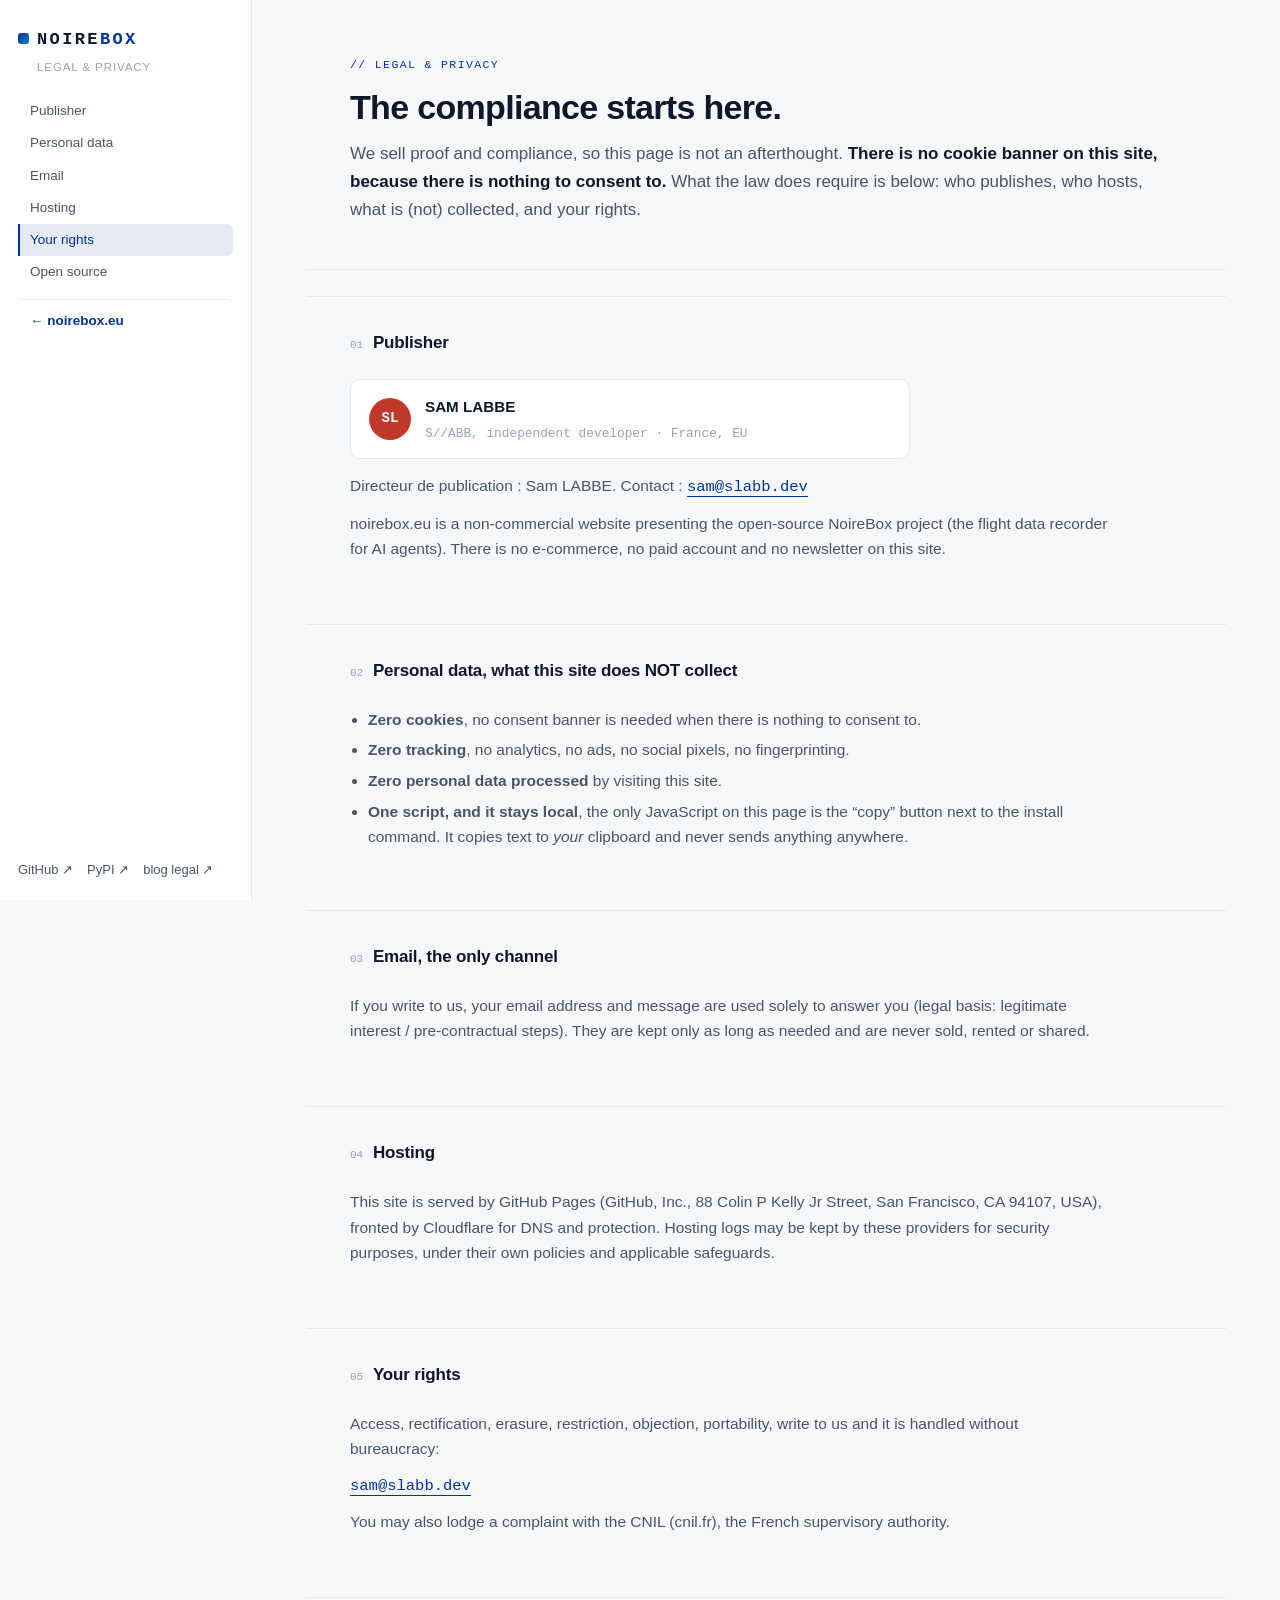
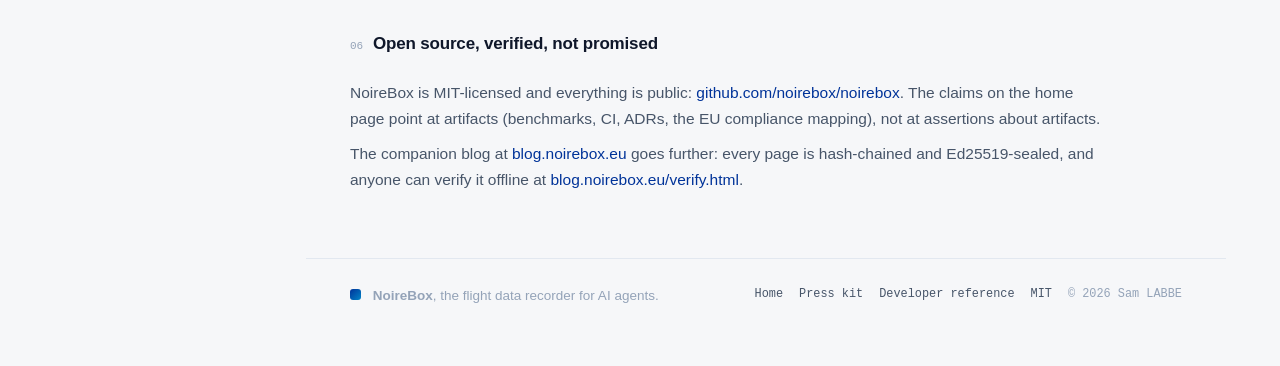
<file: legal.html>
<!DOCTYPE html>
<html lang="en">
<head>
<meta charset="UTF-8">
<meta name="viewport" content="width=device-width, initial-scale=1.0">
<title>NoireBox, Legal &amp; privacy</title>
<meta name="description" content="Legal notice and privacy policy for noirebox.eu: static pages, zero cookies, zero tracking, zero personal data collected, by design.">
<meta name="robots" content="noindex, follow">
<meta property="og:title" content="NoireBox, Legal &amp; privacy">
<meta property="og:type" content="website">
<meta property="og:url" content="https://noirebox.eu/legal.html">
<link rel="icon" href="assets/logo-mark.svg" type="image/svg+xml">
<link rel="stylesheet" href="style.css?v=34">
<style>
.head h1{font-size:34px}
section.leg{border-top:1px solid var(--line);padding-top:22px;margin-top:26px}
section.leg h2{border-bottom:none;font-size:17px;margin-bottom:12px}
section.leg h2 .n{font-family:var(--mono);font-size:11px;color:var(--dimmer);font-weight:400;margin-right:10px}
section.leg p{max-width:760px}
section.leg ul{max-width:760px}
.who{display:flex;align-items:center;gap:14px;border:1px solid var(--line);background:var(--bg-2);border-radius:10px;padding:14px 18px;max-width:560px;margin-bottom:14px}
.who .av{width:42px;height:42px;border-radius:50%;background:#c0392b;flex:none;display:flex;align-items:center;justify-content:center;color:#fff;font-weight:700;font-family:var(--mono);font-size:14px}
.who b{display:block;font-weight:600;font-size:.95rem}
.who span{color:var(--dimmer);font-size:.8rem;font-family:var(--mono)}
.mail{font-family:var(--mono);color:var(--violet);text-decoration:none;border-bottom:1px solid var(--violet)}
.mail:hover{color:var(--violet-soft)}
</style>
</head>
<body>

<a class="skip" href="#content">Skip to content</a>

<button class="menu-btn" id="menu-btn" aria-label="Toggle navigation">☰</button>
<nav class="sidebar" id="sidebar" aria-label="Table of contents">
  <a class="brand" href="index.html"><span class="cube"></span>NOIRE<span>BOX</span></a>
  <p class="brand-sub">legal &amp; privacy</p>
  <div class="toc">
    <a href="#publisher">Publisher</a>
    <a href="#data">Personal data</a>
    <a href="#email">Email</a>
    <a href="#hosting">Hosting</a>
    <a href="#rights">Your rights</a>
    <a href="#opensource">Open source</a>
    <a href="index.html" class="toc-en"><strong>← noirebox.eu</strong></a>
  </div>
  <div class="side-foot">
    <a href="https://github.com/noirebox/noirebox" target="_blank" rel="noopener">GitHub ↗</a>
    <a href="https://pypi.org/project/noirebox/" target="_blank" rel="noopener">PyPI ↗</a>
    <a href="https://blog.noirebox.eu/legal.html" title="Legal notice of the blog">blog legal ↗</a>
  </div>
</nav>
<div class="scrim" id="scrim" hidden></div>

<main id="content">

<header class="head">
  <p class="kicker">// legal &amp; privacy</p>
  <h1>The compliance starts here.</h1>
  <p class="lede">We sell proof and compliance, so this page is not an afterthought. <strong>There is no cookie banner on this site, because there is nothing to consent to.</strong> What the law does require is below: who publishes, who hosts, what is (not) collected, and your rights.</p>
</header>

<section class="leg" id="publisher">
  <h2><span class="n">01</span>Publisher</h2>
  <div class="who">
    <div class="av">SL</div>
    <div><b>SAM LABBE</b><span>S//ABB, independent developer · France, EU</span></div>
  </div>
  <p>Directeur de publication&nbsp;: Sam LABBE. Contact&nbsp;: <a class="mail" href="mailto:sam@slabb.dev">sam@slabb.dev</a></p>
  <p>noirebox.eu is a non-commercial website presenting the open-source NoireBox project (the flight data recorder for AI agents). There is no e-commerce, no paid account and no newsletter on this site.</p>
</section>

<section class="leg" id="data">
  <h2><span class="n">02</span>Personal data, what this site does NOT collect</h2>
  <ul class="tight">
    <li><strong>Zero cookies</strong>, no consent banner is needed when there is nothing to consent to.</li>
    <li><strong>Zero tracking</strong>, no analytics, no ads, no social pixels, no fingerprinting.</li>
    <li><strong>Zero personal data processed</strong> by visiting this site.</li>
    <li><strong>One script, and it stays local</strong>, the only JavaScript on this page is the “copy” button next to the install command. It copies text to <em>your</em> clipboard and never sends anything anywhere.</li>
  </ul>
</section>

<section class="leg" id="email">
  <h2><span class="n">03</span>Email, the only channel</h2>
  <p>If you write to us, your email address and message are used solely to answer you (legal basis: legitimate interest / pre-contractual steps). They are kept only as long as needed and are never sold, rented or shared.</p>
</section>

<section class="leg" id="hosting">
  <h2><span class="n">04</span>Hosting</h2>
  <p>This site is served by GitHub Pages (GitHub, Inc., 88 Colin P Kelly Jr Street, San Francisco, CA 94107, USA), fronted by Cloudflare for DNS and protection. Hosting logs may be kept by these providers for security purposes, under their own policies and applicable safeguards.</p>
</section>

<section class="leg" id="rights">
  <h2><span class="n">05</span>Your rights</h2>
  <p>Access, rectification, erasure, restriction, objection, portability, write to us and it is handled without bureaucracy:</p>
  <p><a class="mail" href="mailto:sam@slabb.dev">sam@slabb.dev</a></p>
  <p>You may also lodge a complaint with the CNIL (cnil.fr), the French supervisory authority.</p>
</section>

<section class="leg" id="opensource">
  <h2><span class="n">06</span>Open source, verified, not promised</h2>
  <p>NoireBox is MIT-licensed and everything is public: <a href="https://github.com/noirebox/noirebox" target="_blank" rel="noopener">github.com/noirebox/noirebox</a>. The claims on the home page point at artifacts (benchmarks, CI, ADRs, the EU compliance mapping), not at assertions about artifacts.</p>
  <p>The companion blog at <a href="https://blog.noirebox.eu/" target="_blank" rel="noopener">blog.noirebox.eu</a> goes further: every page is hash-chained and Ed25519-sealed, and anyone can verify it offline at <a href="https://blog.noirebox.eu/verify.html" target="_blank" rel="noopener">blog.noirebox.eu/verify.html</a>.</p>
</section>

<footer class="foot">
  <div><span class="cube"></span> <strong>NoireBox</strong>, the flight data recorder for AI agents.</div>
  <div class="foot-links mono">
    <a href="index.html">Home</a>
    <a href="press.html">Press kit</a>
    <a href="https://code.noirebox.eu/">Developer reference</a>
    <a href="https://github.com/noirebox/noirebox/blob/main/LICENSE" target="_blank" rel="noopener">MIT</a>
    <span>© 2026 Sam LABBE</span>
  </div>
</footer>

</main>

<script src="script.js?v=33"></script>
</body>
</html>
</file>
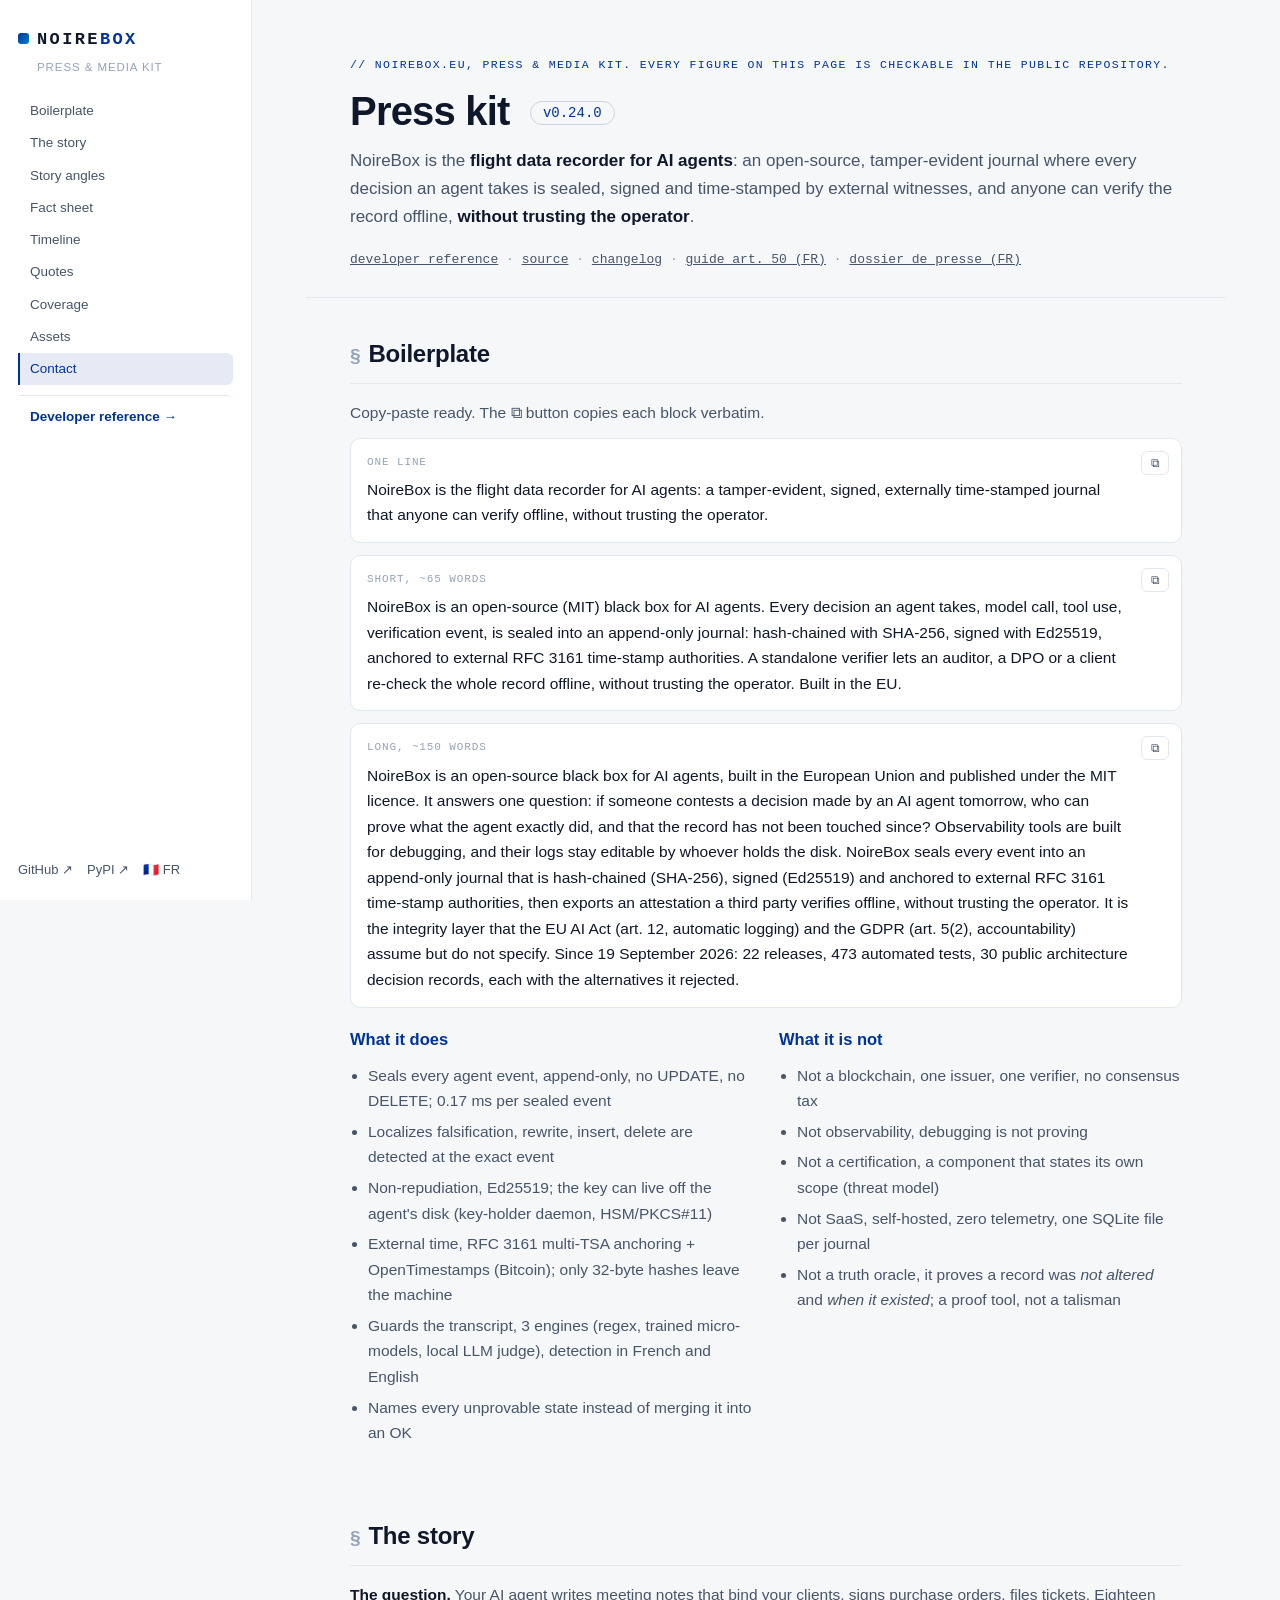
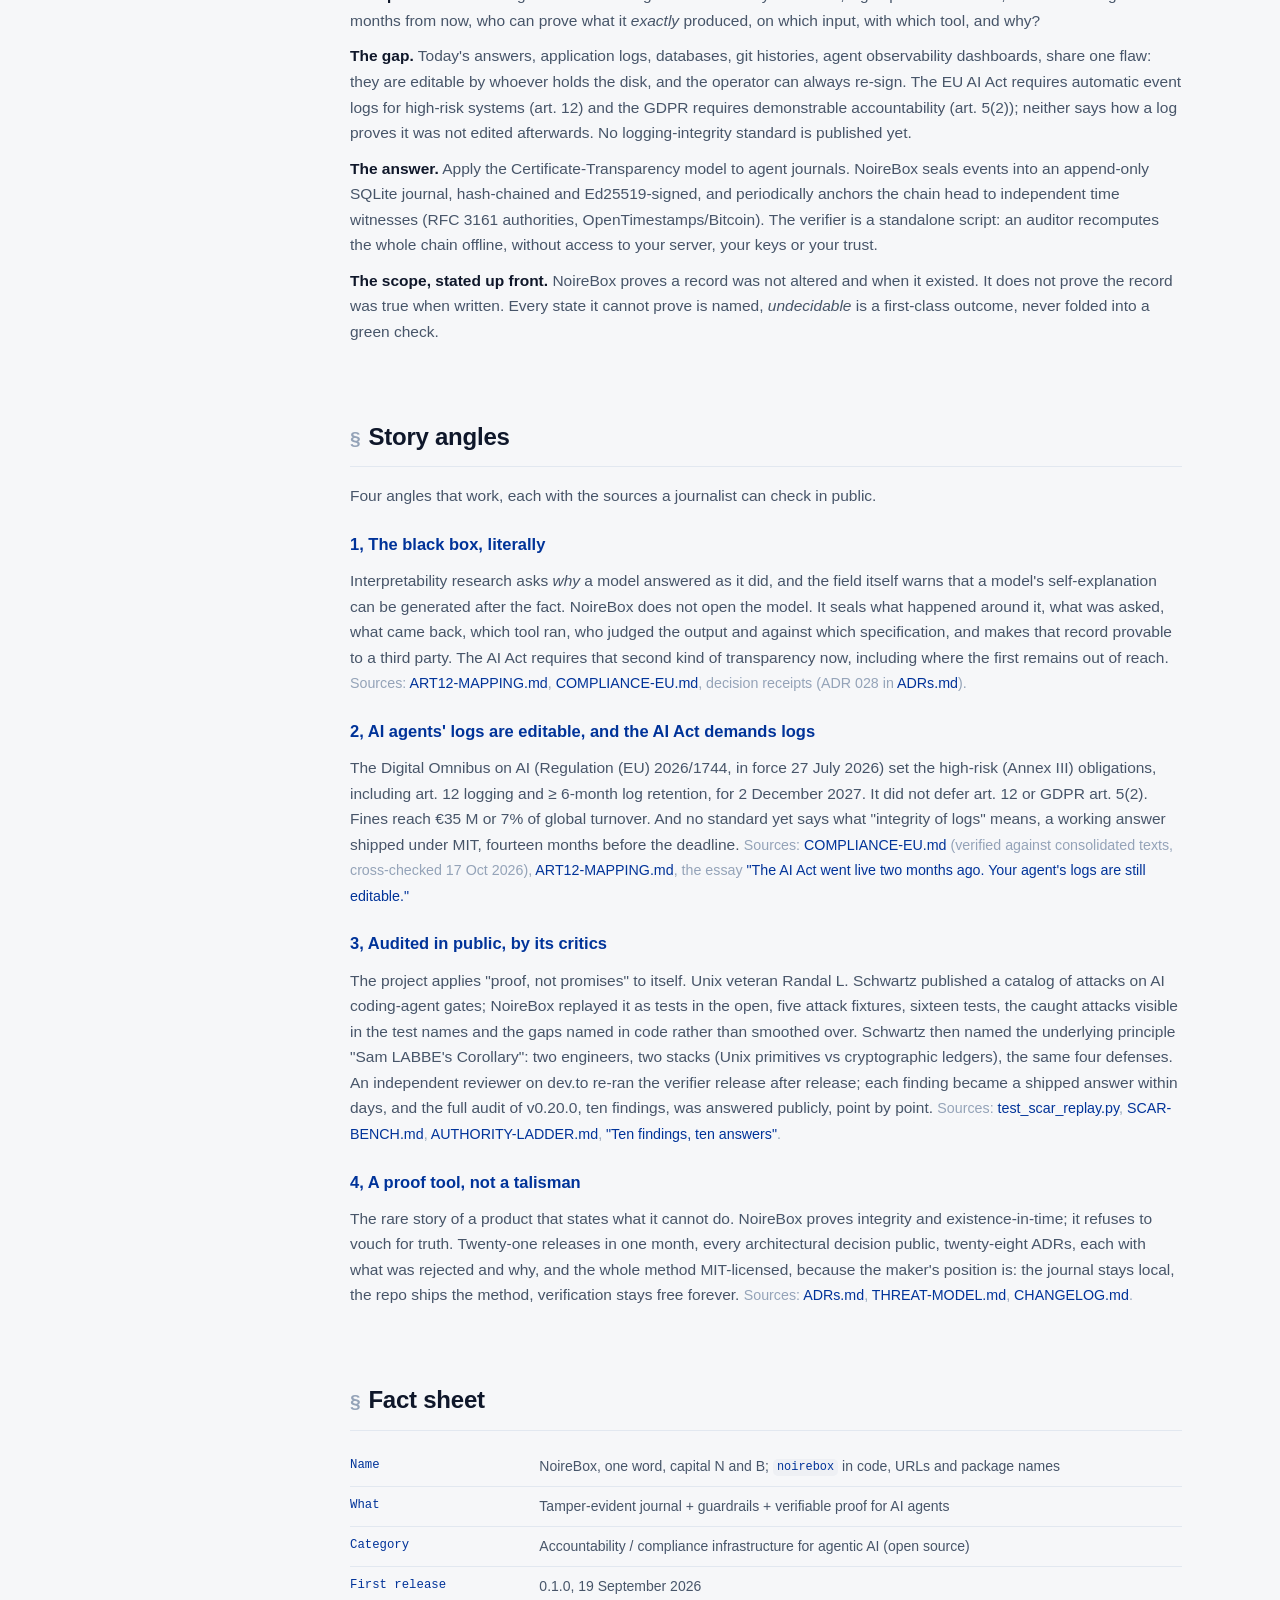
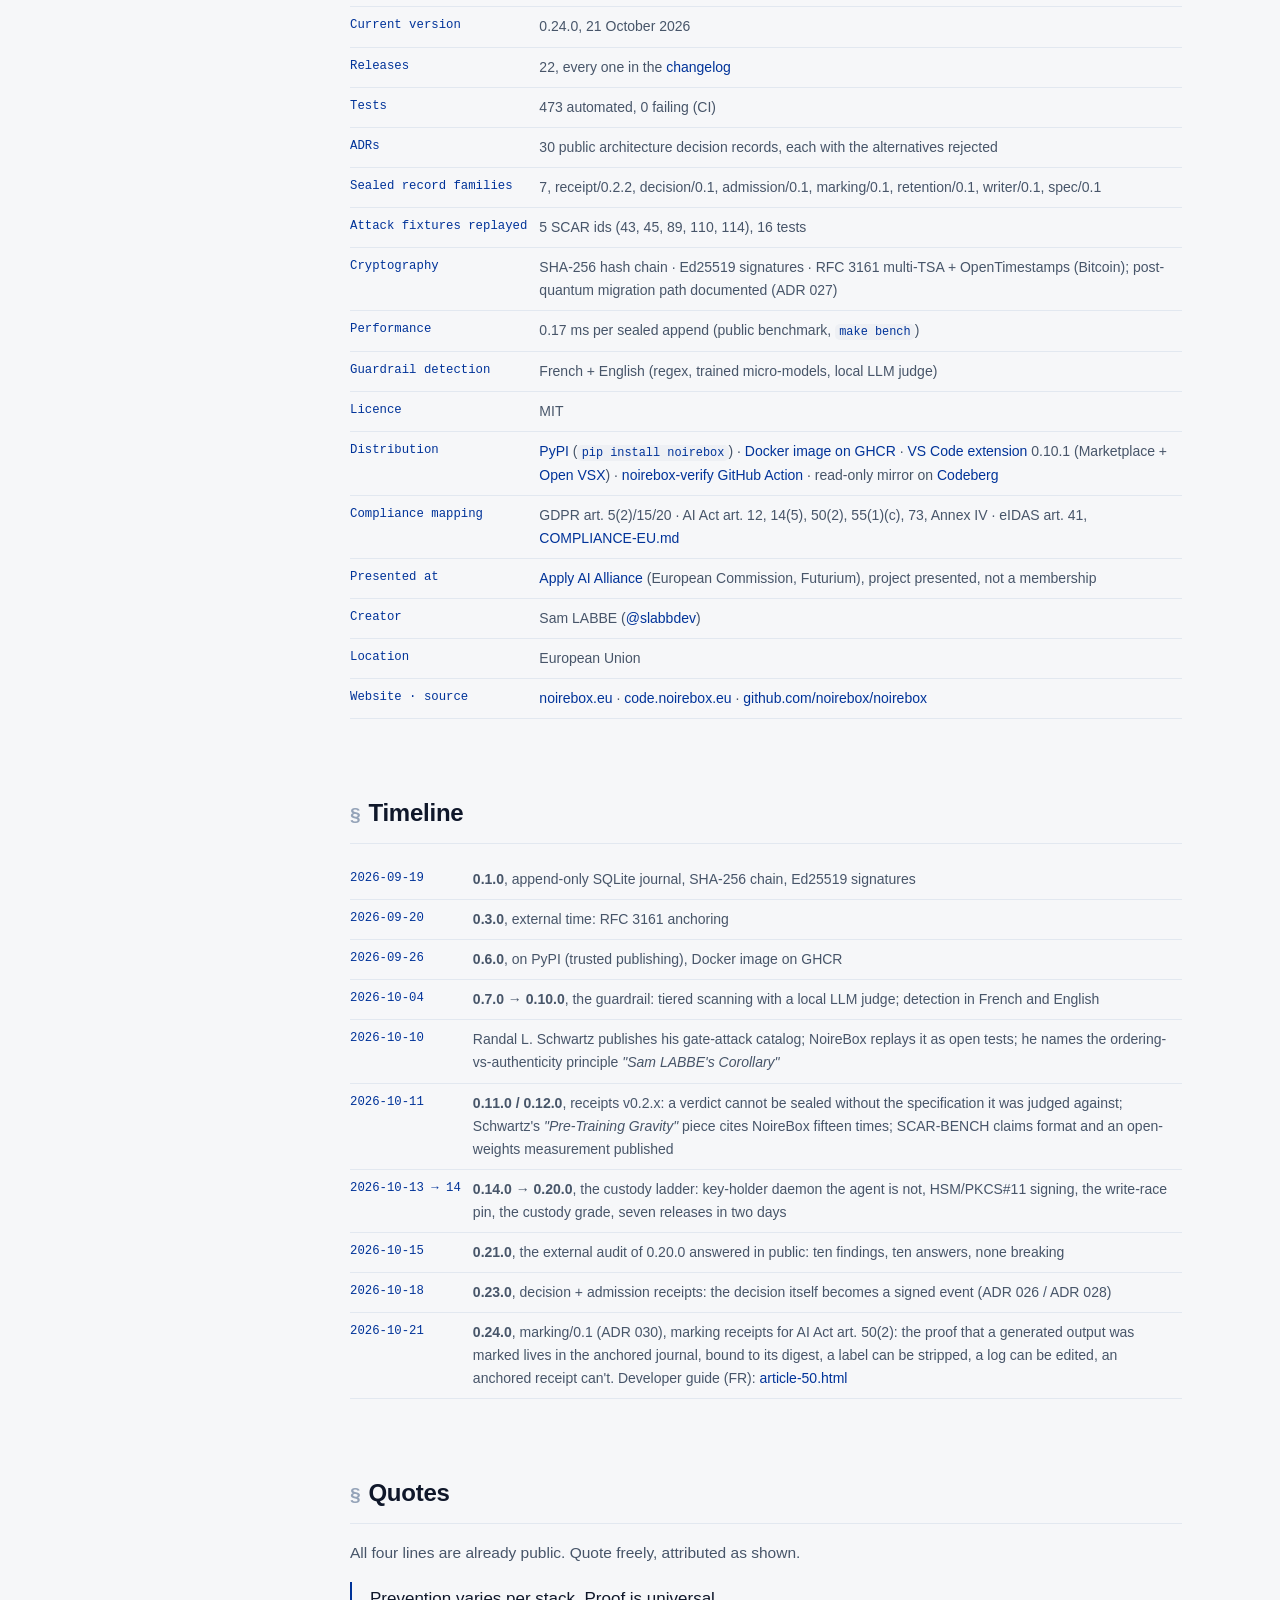
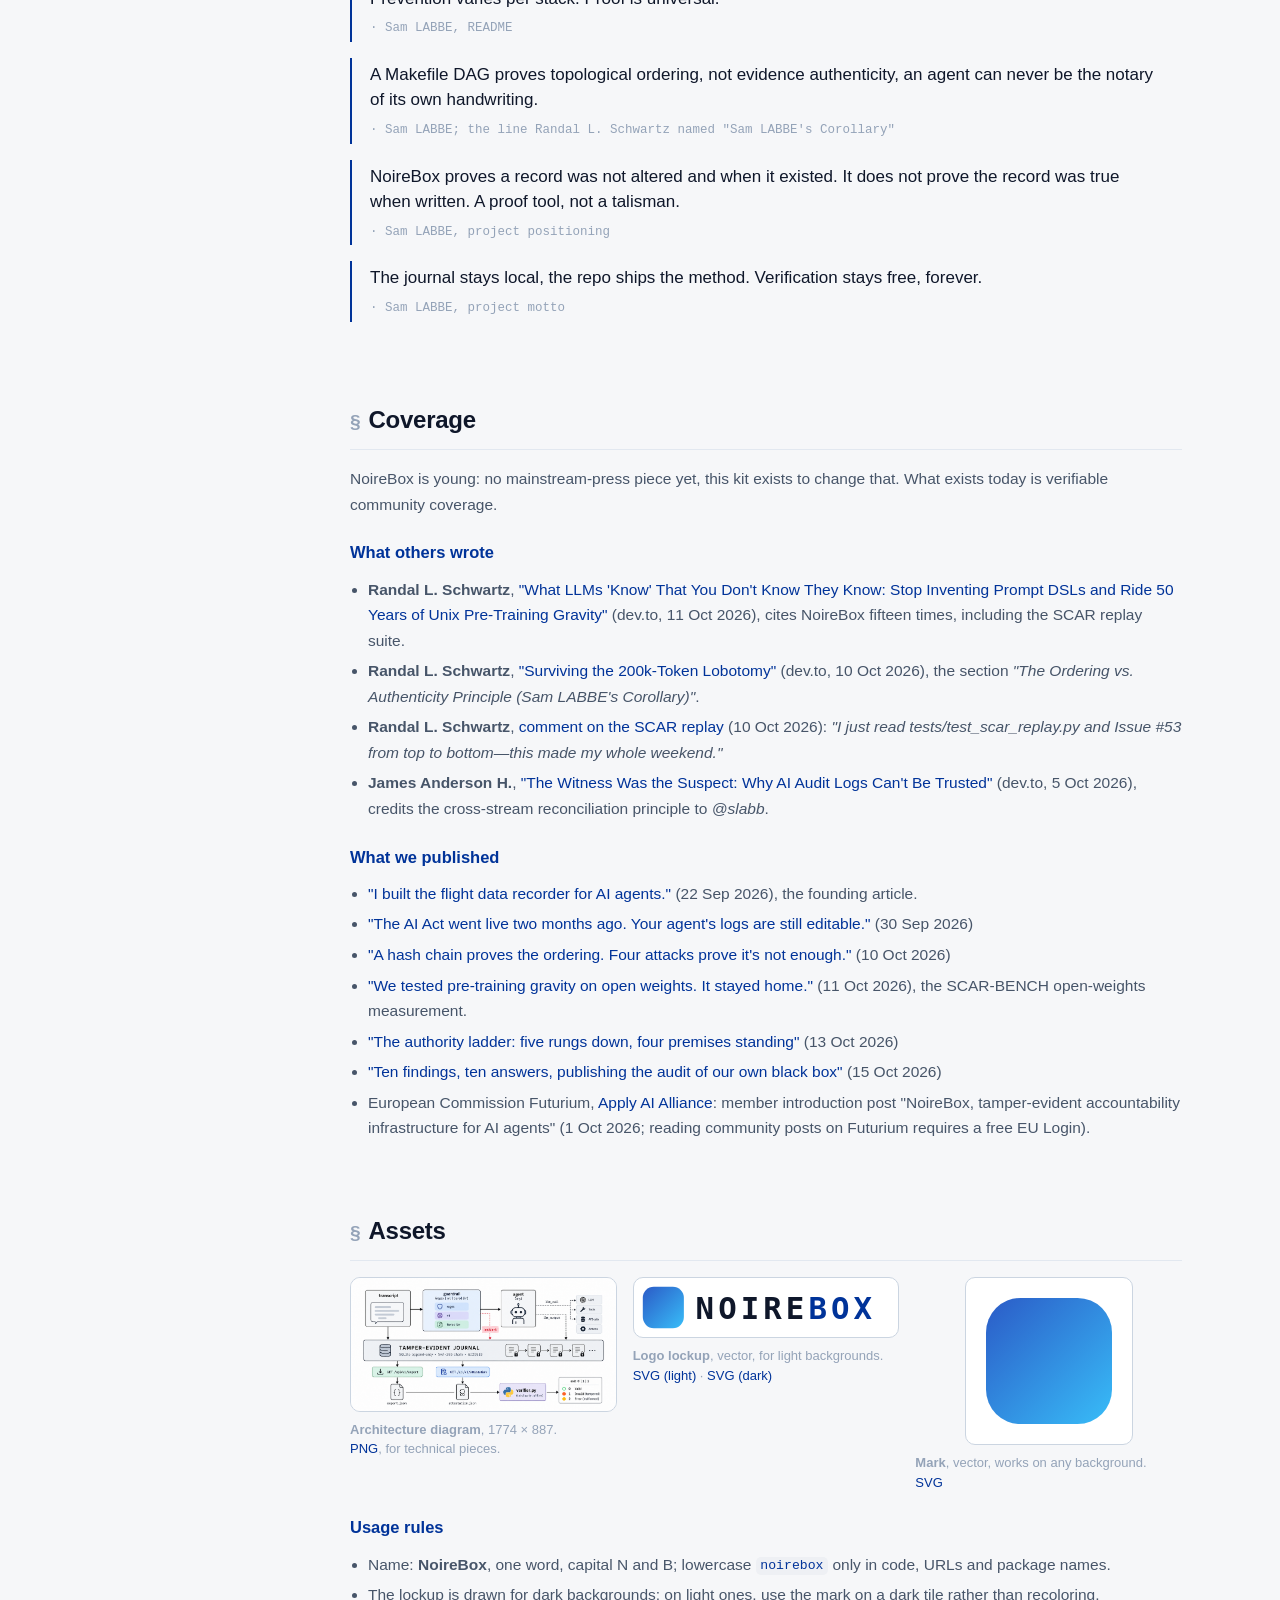
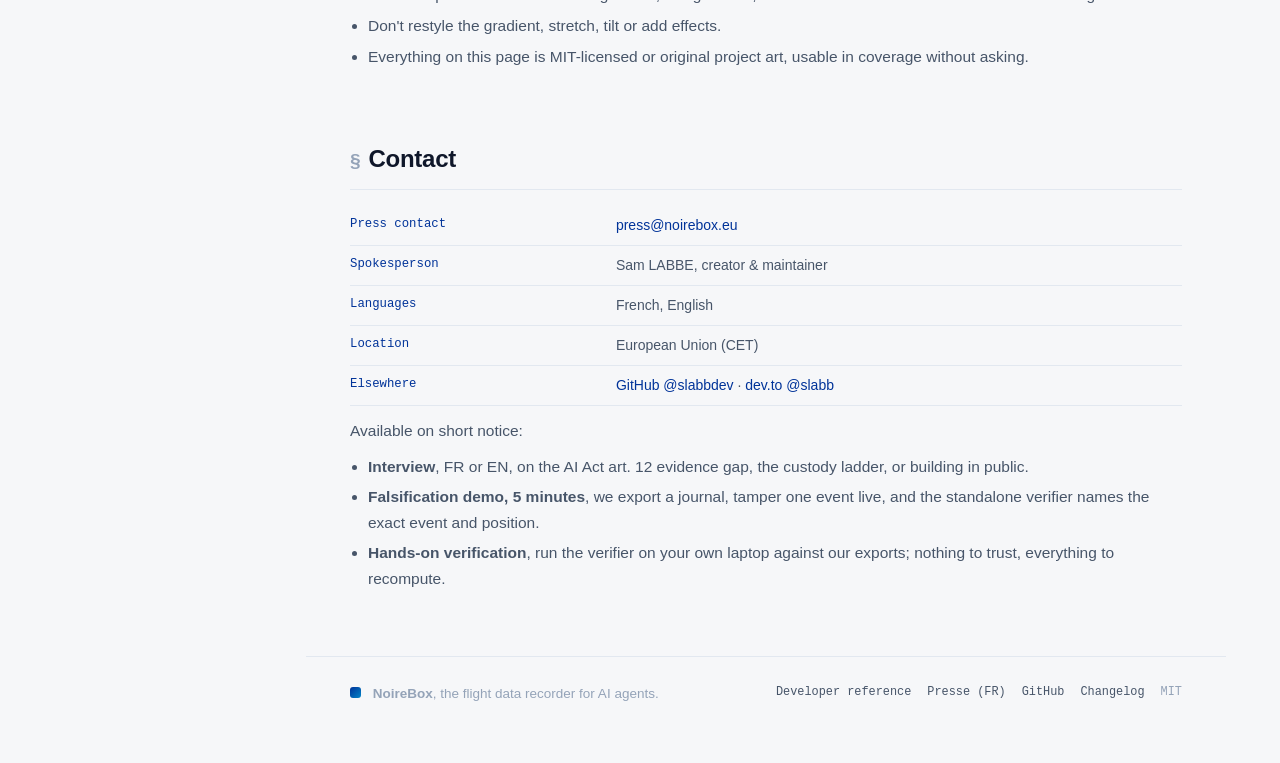
<file: press.html>
<!DOCTYPE html>
<html lang="en">
<head>
<meta charset="UTF-8">
<meta name="viewport" content="width=device-width, initial-scale=1.0">
<title>NoireBox, Press kit</title>
<meta name="description" content="Press and media kit for NoireBox, the flight data recorder for AI agents: boilerplates, story angles, fact sheet, timeline, quotes, assets and press contact.">
<meta property="og:title" content="NoireBox, Press kit">
<meta property="og:description" content="The flight data recorder for AI agents: boilerplates, story angles, fact sheet, quotes, assets and press contact.">
<meta property="og:type" content="website">
<meta property="og:url" content="https://noirebox.eu/press.html">
<meta name="twitter:card" content="summary">
<link rel="stylesheet" href="style.css?v=34">
</head>
<body>

<a class="skip" href="#content">Skip to content</a>

<button class="menu-btn" id="menu-btn" aria-label="Toggle navigation">☰</button>
<nav class="sidebar" id="sidebar" aria-label="Table of contents">
  <a class="brand" href="#boilerplate"><span class="cube"></span>NOIRE<span>BOX</span></a>
  <p class="brand-sub">press &amp; media kit</p>
  <div class="toc">
    <a href="#boilerplate">Boilerplate</a>
    <a href="#story">The story</a>
    <a href="#angles">Story angles</a>
    <a href="#facts">Fact sheet</a>
    <a href="#timeline">Timeline</a>
    <a href="#quotes">Quotes</a>
    <a href="#coverage">Coverage</a>
    <a href="#assets">Assets</a>
    <a href="#contact">Contact</a>
    <a href="https://code.noirebox.eu/" class="toc-en"><strong>Developer reference →</strong></a>
  </div>
  <div class="side-foot">
    <a href="https://github.com/noirebox/noirebox" target="_blank" rel="noopener">GitHub ↗</a>
    <a href="https://pypi.org/project/noirebox/" target="_blank" rel="noopener">PyPI ↗</a>
    <a href="presse.html" lang="fr" title="Dossier de presse en français">🇫🇷 FR</a>
  </div>
</nav>
<div class="scrim" id="scrim" hidden></div>

<main id="content">

<header class="head">
  <p class="kicker">// noirebox.eu, press &amp; media kit. Every figure on this page is checkable in the public repository.</p>
  <h1>Press kit <span class="ver">v0.24.0</span></h1>
  <p class="lede">
    NoireBox is the <strong>flight data recorder for AI agents</strong>: an open-source,
    tamper-evident journal where every decision an agent takes is sealed, signed and
    time-stamped by external witnesses, and anyone can verify the record offline,
    <strong>without trusting the operator</strong>.
  </p>
  <p class="head-links mono">
    <a href="https://code.noirebox.eu/">developer reference</a> ·
    <a href="https://github.com/noirebox/noirebox" target="_blank" rel="noopener">source</a> ·
    <a href="https://github.com/noirebox/noirebox/blob/main/CHANGELOG.md" target="_blank" rel="noopener">changelog</a> ·
    <a href="article-50.html" lang="fr">guide art. 50 (FR)</a> ·
    <a href="presse.html" lang="fr">dossier de presse (FR)</a>
  </p>
</header>

<!-- ═══════════════ BOILERPLATE ═══════════════ -->
<section id="boilerplate">
<h2><a href="#boilerplate" class="anchor">§</a>Boilerplate</h2>
<p>Copy-paste ready. The ⧉ button copies each block verbatim.</p>

<div class="boiler">
  <span class="label">One line</span>
  <p id="bp-line">NoireBox is the flight data recorder for AI agents: a tamper-evident, signed, externally time-stamped journal that anyone can verify offline, without trusting the operator.</p>
  <button class="copy-btn" data-copy="bp-line" title="Copy" aria-label="Copy one-line boilerplate">⧉</button>
</div>

<div class="boiler">
  <span class="label">Short, ~65 words</span>
  <p id="bp-short">NoireBox is an open-source (MIT) black box for AI agents. Every decision an agent takes, model call, tool use, verification event, is sealed into an append-only journal: hash-chained with SHA-256, signed with Ed25519, anchored to external RFC 3161 time-stamp authorities. A standalone verifier lets an auditor, a DPO or a client re-check the whole record offline, without trusting the operator. Built in the EU.</p>
  <button class="copy-btn" data-copy="bp-short" title="Copy" aria-label="Copy short boilerplate">⧉</button>
</div>

<div class="boiler">
  <span class="label">Long, ~150 words</span>
  <p id="bp-long">NoireBox is an open-source black box for AI agents, built in the European Union and published under the MIT licence. It answers one question: if someone contests a decision made by an AI agent tomorrow, who can prove what the agent exactly did, and that the record has not been touched since? Observability tools are built for debugging, and their logs stay editable by whoever holds the disk. NoireBox seals every event into an append-only journal that is hash-chained (SHA-256), signed (Ed25519) and anchored to external RFC 3161 time-stamp authorities, then exports an attestation a third party verifies offline, without trusting the operator. It is the integrity layer that the EU AI Act (art. 12, automatic logging) and the GDPR (art. 5(2), accountability) assume but do not specify. Since 19 September 2026: 22 releases, 473 automated tests, 30 public architecture decision records, each with the alternatives it rejected.</p>
  <button class="copy-btn" data-copy="bp-long" title="Copy" aria-label="Copy long boilerplate">⧉</button>
</div>

<div class="cols">
  <div>
    <h3>What it does</h3>
    <ul class="tight">
      <li>Seals every agent event, append-only, no UPDATE, no DELETE; 0.17&nbsp;ms per sealed event</li>
      <li>Localizes falsification, rewrite, insert, delete are detected at the exact event</li>
      <li>Non-repudiation, Ed25519; the key can live off the agent's disk (key-holder daemon, HSM/PKCS#11)</li>
      <li>External time, RFC 3161 multi-TSA anchoring + OpenTimestamps (Bitcoin); only 32-byte hashes leave the machine</li>
      <li>Guards the transcript, 3 engines (regex, trained micro-models, local LLM judge), detection in French and English</li>
      <li>Names every unprovable state instead of merging it into an OK</li>
    </ul>
  </div>
  <div>
    <h3>What it is not</h3>
    <ul class="tight">
      <li>Not a blockchain, one issuer, one verifier, no consensus tax</li>
      <li>Not observability, debugging is not proving</li>
      <li>Not a certification, a component that states its own scope (threat model)</li>
      <li>Not SaaS, self-hosted, zero telemetry, one SQLite file per journal</li>
      <li>Not a truth oracle, it proves a record was <em>not altered</em> and <em>when it existed</em>; a proof tool, not a talisman</li>
    </ul>
  </div>
</div>
</section>

<!-- ═══════════════ STORY ═══════════════ -->
<section id="story">
<h2><a href="#story" class="anchor">§</a>The story</h2>
<p><strong>The question.</strong> Your AI agent writes meeting notes that bind your clients, signs purchase orders, files tickets. Eighteen months from now, who can prove what it <em>exactly</em> produced, on which input, with which tool, and why?</p>
<p><strong>The gap.</strong> Today's answers, application logs, databases, git histories, agent observability dashboards, share one flaw: they are editable by whoever holds the disk, and the operator can always re-sign. The EU AI Act requires automatic event logs for high-risk systems (art. 12) and the GDPR requires demonstrable accountability (art. 5(2)); neither says how a log proves it was not edited afterwards. No logging-integrity standard is published yet.</p>
<p><strong>The answer.</strong> Apply the Certificate-Transparency model to agent journals. NoireBox seals events into an append-only SQLite journal, hash-chained and Ed25519-signed, and periodically anchors the chain head to independent time witnesses (RFC 3161 authorities, OpenTimestamps/Bitcoin). The verifier is a standalone script: an auditor recomputes the whole chain offline, without access to your server, your keys or your trust.</p>
<p><strong>The scope, stated up front.</strong> NoireBox proves a record was not altered and when it existed. It does not prove the record was true when written. Every state it cannot prove is named, <em>undecidable</em> is a first-class outcome, never folded into a green check.</p>
</section>

<!-- ═══════════════ ANGLES ═══════════════ -->
<section id="angles">
<h2><a href="#angles" class="anchor">§</a>Story angles</h2>
<p>Four angles that work, each with the sources a journalist can check in public.</p>

<h3>1, The black box, literally</h3>
<p>Interpretability research asks <em>why</em> a model answered as it did, and the field itself warns that a model's self-explanation can be generated after the fact. NoireBox does not open the model. It seals what happened around it, what was asked, what came back, which tool ran, who judged the output and against which specification, and makes that record provable to a third party. The AI Act requires that second kind of transparency now, including where the first remains out of reach.
<span class="dim">Sources: <a href="https://github.com/noirebox/noirebox/blob/main/docs/ART12-MAPPING.md" target="_blank" rel="noopener">ART12-MAPPING.md</a>, <a href="https://github.com/noirebox/noirebox/blob/main/docs/COMPLIANCE-EU.md" target="_blank" rel="noopener">COMPLIANCE-EU.md</a>, decision receipts (ADR 028 in <a href="https://github.com/noirebox/noirebox/blob/main/docs/ADRs.md" target="_blank" rel="noopener">ADRs.md</a>).</span></p>

<h3>2, AI agents' logs are editable, and the AI Act demands logs</h3>
<p>The Digital Omnibus on AI (Regulation (EU) 2026/1744, in force 27 July 2026) set the high-risk (Annex III) obligations, including art. 12 logging and ≥ 6-month log retention, for 2 December 2027. It did not defer art. 12 or GDPR art. 5(2). Fines reach €35 M or 7% of global turnover. And no standard yet says what "integrity of logs" means, a working answer shipped under MIT, fourteen months before the deadline.
<span class="dim">Sources: <a href="https://github.com/noirebox/noirebox/blob/main/docs/COMPLIANCE-EU.md" target="_blank" rel="noopener">COMPLIANCE-EU.md</a> (verified against consolidated texts, cross-checked 17 Oct 2026), <a href="https://github.com/noirebox/noirebox/blob/main/docs/ART12-MAPPING.md" target="_blank" rel="noopener">ART12-MAPPING.md</a>, the essay <a href="https://dev.to/slabb/the-ai-act-went-live-two-months-ago-your-agents-logs-are-still-editable-46dn" target="_blank" rel="noopener">"The AI Act went live two months ago. Your agent's logs are still editable."</a></span></p>

<h3>3, Audited in public, by its critics</h3>
<p>The project applies "proof, not promises" to itself. Unix veteran Randal L. Schwartz published a catalog of attacks on AI coding-agent gates; NoireBox replayed it as tests in the open, five attack fixtures, sixteen tests, the caught attacks visible in the test names and the gaps named in code rather than smoothed over. Schwartz then named the underlying principle "Sam LABBE's Corollary": two engineers, two stacks (Unix primitives vs cryptographic ledgers), the same four defenses. An independent reviewer on dev.to re-ran the verifier release after release; each finding became a shipped answer within days, and the full audit of v0.20.0, ten findings, was answered publicly, point by point.
<span class="dim">Sources: <a href="https://github.com/noirebox/noirebox/blob/main/tests/test_scar_replay.py" target="_blank" rel="noopener">test_scar_replay.py</a>, <a href="https://github.com/noirebox/noirebox/blob/main/docs/SCAR-BENCH.md" target="_blank" rel="noopener">SCAR-BENCH.md</a>, <a href="https://github.com/noirebox/noirebox/blob/main/docs/AUTHORITY-LADDER.md" target="_blank" rel="noopener">AUTHORITY-LADDER.md</a>, <a href="https://dev.to/slabb/ten-findings-ten-answers-publishing-the-audit-of-our-own-black-box-1d29" target="_blank" rel="noopener">"Ten findings, ten answers"</a>.</span></p>

<h3>4, A proof tool, not a talisman</h3>
<p>The rare story of a product that states what it cannot do. NoireBox proves integrity and existence-in-time; it refuses to vouch for truth. Twenty-one releases in one month, every architectural decision public, twenty-eight ADRs, each with what was rejected and why, and the whole method MIT-licensed, because the maker's position is: the journal stays local, the repo ships the method, verification stays free forever.
<span class="dim">Sources: <a href="https://github.com/noirebox/noirebox/blob/main/docs/ADRs.md" target="_blank" rel="noopener">ADRs.md</a>, <a href="https://github.com/noirebox/noirebox/blob/main/docs/THREAT-MODEL.md" target="_blank" rel="noopener">THREAT-MODEL.md</a>, <a href="https://github.com/noirebox/noirebox/blob/main/CHANGELOG.md" target="_blank" rel="noopener">CHANGELOG.md</a>.</span></p>
</section>

<!-- ═══════════════ FACTS ═══════════════ -->
<section id="facts">
<h2><a href="#facts" class="anchor">§</a>Fact sheet</h2>
<table>
  <tbody>
    <tr><td class="mono">Name</td><td>NoireBox, one word, capital N and B; <code>noirebox</code> in code, URLs and package names</td></tr>
    <tr><td class="mono">What</td><td>Tamper-evident journal + guardrails + verifiable proof for AI agents</td></tr>
    <tr><td class="mono">Category</td><td>Accountability / compliance infrastructure for agentic AI (open source)</td></tr>
    <tr><td class="mono">First release</td><td>0.1.0, 19 September 2026</td></tr>
    <tr><td class="mono">Current version</td><td>0.24.0, 21 October 2026</td></tr>
    <tr><td class="mono">Releases</td><td>22, every one in the <a href="https://github.com/noirebox/noirebox/blob/main/CHANGELOG.md" target="_blank" rel="noopener">changelog</a></td></tr>
    <tr><td class="mono">Tests</td><td>473 automated, 0 failing (CI)</td></tr>
    <tr><td class="mono">ADRs</td><td>30 public architecture decision records, each with the alternatives rejected</td></tr>
    <tr><td class="mono">Sealed record families</td><td>7, receipt/0.2.2, decision/0.1, admission/0.1, marking/0.1, retention/0.1, writer/0.1, spec/0.1</td></tr>
    <tr><td class="mono">Attack fixtures replayed</td><td>5 SCAR ids (43, 45, 89, 110, 114), 16 tests</td></tr>
    <tr><td class="mono">Cryptography</td><td>SHA-256 hash chain · Ed25519 signatures · RFC 3161 multi-TSA + OpenTimestamps (Bitcoin); post-quantum migration path documented (ADR 027)</td></tr>
    <tr><td class="mono">Performance</td><td>0.17 ms per sealed append (public benchmark, <code>make bench</code>)</td></tr>
    <tr><td class="mono">Guardrail detection</td><td>French + English (regex, trained micro-models, local LLM judge)</td></tr>
    <tr><td class="mono">Licence</td><td>MIT</td></tr>
    <tr><td class="mono">Distribution</td><td><a href="https://pypi.org/project/noirebox/" target="_blank" rel="noopener">PyPI</a> (<code>pip install noirebox</code>) · <a href="https://github.com/noirebox/noirebox/pkgs/container/noirebox" target="_blank" rel="noopener">Docker image on GHCR</a> · <a href="https://marketplace.visualstudio.com/items?itemName=noirebox.noirebox" target="_blank" rel="noopener">VS Code extension</a> 0.10.1 (Marketplace + <a href="https://open-vsx.org/extension/noirebox/noirebox" target="_blank" rel="noopener">Open VSX</a>) · <a href="https://github.com/marketplace/actions/noirebox-verify" target="_blank" rel="noopener">noirebox-verify GitHub Action</a> · read-only mirror on <a href="https://codeberg.org/noirebox/noirebox" target="_blank" rel="noopener">Codeberg</a></td></tr>
    <tr><td class="mono">Compliance mapping</td><td>GDPR art. 5(2)/15/20 · AI Act art. 12, 14(5), 50(2), 55(1)(c), 73, Annex IV · eIDAS art. 41, <a href="https://github.com/noirebox/noirebox/blob/main/docs/COMPLIANCE-EU.md" target="_blank" rel="noopener">COMPLIANCE-EU.md</a></td></tr>
    <tr><td class="mono">Presented at</td><td><a href="https://futurium.ec.europa.eu/en/apply-ai-alliance" target="_blank" rel="noopener">Apply AI Alliance</a> (European Commission, Futurium), project presented, not a membership</td></tr>
    <tr><td class="mono">Creator</td><td>Sam LABBE (<a href="https://github.com/slabbdev" target="_blank" rel="noopener">@slabbdev</a>)</td></tr>
    <tr><td class="mono">Location</td><td>European Union</td></tr>
    <tr><td class="mono">Website · source</td><td><a href="https://noirebox.eu/">noirebox.eu</a> · <a href="https://code.noirebox.eu/">code.noirebox.eu</a> · <a href="https://github.com/noirebox/noirebox" target="_blank" rel="noopener">github.com/noirebox/noirebox</a></td></tr>
  </tbody>
</table>
</section>

<!-- ═══════════════ TIMELINE ═══════════════ -->
<section id="timeline">
<h2><a href="#timeline" class="anchor">§</a>Timeline</h2>
<table>
  <tbody>
    <tr><td class="mono">2026-09-19</td><td><strong>0.1.0</strong>, append-only SQLite journal, SHA-256 chain, Ed25519 signatures</td></tr>
    <tr><td class="mono">2026-09-20</td><td><strong>0.3.0</strong>, external time: RFC 3161 anchoring</td></tr>
    <tr><td class="mono">2026-09-26</td><td><strong>0.6.0</strong>, on PyPI (trusted publishing), Docker image on GHCR</td></tr>
    <tr><td class="mono">2026-10-04</td><td><strong>0.7.0 → 0.10.0</strong>, the guardrail: tiered scanning with a local LLM judge; detection in French and English</td></tr>
    <tr><td class="mono">2026-10-10</td><td>Randal L. Schwartz publishes his gate-attack catalog; NoireBox replays it as open tests; he names the ordering-vs-authenticity principle <em>"Sam LABBE's Corollary"</em></td></tr>
    <tr><td class="mono">2026-10-11</td><td><strong>0.11.0 / 0.12.0</strong>, receipts v0.2.x: a verdict cannot be sealed without the specification it was judged against; Schwartz's <em>"Pre-Training Gravity"</em> piece cites NoireBox fifteen times; SCAR-BENCH claims format and an open-weights measurement published</td></tr>
    <tr><td class="mono">2026-10-13 → 14</td><td><strong>0.14.0 → 0.20.0</strong>, the custody ladder: key-holder daemon the agent is not, HSM/PKCS#11 signing, the write-race pin, the custody grade, seven releases in two days</td></tr>
    <tr><td class="mono">2026-10-15</td><td><strong>0.21.0</strong>, the external audit of 0.20.0 answered in public: ten findings, ten answers, none breaking</td></tr>
    <tr><td class="mono">2026-10-18</td><td><strong>0.23.0</strong>, decision + admission receipts: the decision itself becomes a signed event (ADR 026 / ADR 028)</td></tr>
    <tr><td class="mono">2026-10-21</td><td><strong>0.24.0</strong>, marking/0.1 (ADR 030), marking receipts for AI Act art. 50(2): the proof that a generated output was marked lives in the anchored journal, bound to its digest, a label can be stripped, a log can be edited, an anchored receipt can't. Developer guide (FR): <a href="article-50.html" lang="fr">article-50.html</a></td></tr>
  </tbody>
</table>
</section>

<!-- ═══════════════ QUOTES ═══════════════ -->
<section id="quotes">
<h2><a href="#quotes" class="anchor">§</a>Quotes</h2>
<p>All four lines are already public. Quote freely, attributed as shown.</p>

<blockquote class="quote">Prevention varies per stack. Proof is universal.
  <cite>·  Sam LABBE, README</cite>
</blockquote>

<blockquote class="quote">A Makefile DAG proves topological ordering, not evidence authenticity, an agent can never be the notary of its own handwriting.
  <cite>·  Sam LABBE; the line Randal L. Schwartz named "Sam LABBE's Corollary"</cite>
</blockquote>

<blockquote class="quote">NoireBox proves a record was not altered and when it existed. It does not prove the record was true when written. A proof tool, not a talisman.
  <cite>·  Sam LABBE, project positioning</cite>
</blockquote>

<blockquote class="quote">The journal stays local, the repo ships the method. Verification stays free, forever.
  <cite>·  Sam LABBE, project motto</cite>
</blockquote>
</section>

<!-- ═══════════════ COVERAGE ═══════════════ -->
<section id="coverage">
<h2><a href="#coverage" class="anchor">§</a>Coverage</h2>
<p>NoireBox is young: no mainstream-press piece yet, this kit exists to change that. What exists today is verifiable community coverage.</p>

<h3>What others wrote</h3>
<ul class="tight">
  <li><strong>Randal L. Schwartz</strong>, <a href="https://dev.to/gde/what-llms-know-that-you-dont-know-they-know-stop-inventing-prompt-dsls-and-ride-50-years-of-2bl6" target="_blank" rel="noopener">"What LLMs 'Know' That You Don't Know They Know: Stop Inventing Prompt DSLs and Ride 50 Years of Unix Pre-Training Gravity"</a> (dev.to, 11 Oct 2026), cites NoireBox fifteen times, including the SCAR replay suite.</li>
  <li><strong>Randal L. Schwartz</strong>, <a href="https://dev.to/gde/surviving-the-200k-token-lobotomy-how-unix-initd-and-memento-made-my-ai-coding-agent-immune-to-2f74" target="_blank" rel="noopener">"Surviving the 200k-Token Lobotomy"</a> (dev.to, 10 Oct 2026), the section <em>"The Ordering vs. Authenticity Principle (Sam LABBE's Corollary)"</em>.</li>
  <li><strong>Randal L. Schwartz</strong>, <a href="https://dev.to/randalschwartz/comment/3h86j" target="_blank" rel="noopener">comment on the SCAR replay</a> (10 Oct 2026): <em>"I just read tests/test_scar_replay.py and Issue #53 from top to bottom—this made my whole weekend."</em></li>
  <li><strong>James Anderson H.</strong>, <a href="https://dev.to/james_anderson_h/the-witness-was-the-suspect-why-ai-audit-logs-cant-be-trusted-2190" target="_blank" rel="noopener">"The Witness Was the Suspect: Why AI Audit Logs Can't Be Trusted"</a> (dev.to, 5 Oct 2026), credits the cross-stream reconciliation principle to <em>@slabb</em>.</li>
</ul>

<h3>What we published</h3>
<ul class="tight">
  <li><a href="https://dev.to/slabb/i-built-the-flight-data-recorder-for-ai-agents-38f6" target="_blank" rel="noopener">"I built the flight data recorder for AI agents."</a> (22 Sep 2026), the founding article.</li>
  <li><a href="https://dev.to/slabb/the-ai-act-went-live-two-months-ago-your-agents-logs-are-still-editable-46dn" target="_blank" rel="noopener">"The AI Act went live two months ago. Your agent's logs are still editable."</a> (30 Sep 2026)</li>
  <li><a href="https://dev.to/slabb/a-hash-chain-proves-the-ordering-four-attacks-prove-its-not-enough-59oe" target="_blank" rel="noopener">"A hash chain proves the ordering. Four attacks prove it's not enough."</a> (10 Oct 2026)</li>
  <li><a href="https://dev.to/slabb/we-tested-pre-training-gravity-on-open-weights-it-stayed-home-243i" target="_blank" rel="noopener">"We tested pre-training gravity on open weights. It stayed home."</a> (11 Oct 2026), the SCAR-BENCH open-weights measurement.</li>
  <li><a href="https://dev.to/slabb/the-authority-ladder-five-rungs-down-four-premises-standing-4p5f" target="_blank" rel="noopener">"The authority ladder: five rungs down, four premises standing"</a> (13 Oct 2026)</li>
  <li><a href="https://dev.to/slabb/ten-findings-ten-answers-publishing-the-audit-of-our-own-black-box-1d29" target="_blank" rel="noopener">"Ten findings, ten answers, publishing the audit of our own black box"</a> (15 Oct 2026)</li>
  <li>European Commission Futurium, <a href="https://futurium.ec.europa.eu/en/apply-ai-alliance" target="_blank" rel="noopener">Apply AI Alliance</a>: member introduction post "NoireBox, tamper-evident accountability infrastructure for AI agents" (1 Oct 2026; reading community posts on Futurium requires a free EU Login).</li>
</ul>
</section>

<!-- ═══════════════ ASSETS ═══════════════ -->
<section id="assets">
<h2><a href="#assets" class="anchor">§</a>Assets</h2>
<div class="assets">
  <figure>
    <img src="assets/architecture.png" alt="NoireBox architecture diagram" width="1774" height="887" loading="lazy">
    <figcaption><strong>Architecture diagram</strong>, 1774 × 887.<br>
      <a href="assets/architecture.png" target="_blank" rel="noopener">PNG</a>, for technical pieces.</figcaption>
  </figure>
  <figure>
    <img src="assets/logo-light.svg" alt="NoireBox logo lockup" width="720" height="160" loading="lazy">
    <figcaption><strong>Logo lockup</strong>, vector, for light backgrounds.<br>
      <a href="assets/logo-light.svg" target="_blank" rel="noopener">SVG (light)</a> · <a href="assets/logo.svg" target="_blank" rel="noopener">SVG (dark)</a></figcaption>
  </figure>
  <figure>
    <img class="mark" src="assets/logo-mark.svg" alt="NoireBox mark" width="256" height="256" loading="lazy">
    <figcaption><strong>Mark</strong>, vector, works on any background.<br>
      <a href="assets/logo-mark.svg" target="_blank" rel="noopener">SVG</a></figcaption>
  </figure>
</div>
<h3>Usage rules</h3>
<ul class="tight">
  <li>Name: <strong>NoireBox</strong>, one word, capital N and B; lowercase <code>noirebox</code> only in code, URLs and package names.</li>
  <li>The lockup is drawn for dark backgrounds; on light ones, use the mark on a dark tile rather than recoloring.</li>
  <li>Don't restyle the gradient, stretch, tilt or add effects.</li>
  <li>Everything on this page is MIT-licensed or original project art, usable in coverage without asking.</li>
</ul>
</section>

<!-- ═══════════════ CONTACT ═══════════════ -->
<section id="contact">
<h2><a href="#contact" class="anchor">§</a>Contact</h2>
<table>
  <tbody>
    <tr><td class="mono">Press contact</td><td><a href="mailto:press@noirebox.eu">press@noirebox.eu</a></td></tr>
    <tr><td class="mono">Spokesperson</td><td>Sam LABBE, creator &amp; maintainer</td></tr>
    <tr><td class="mono">Languages</td><td>French, English</td></tr>
    <tr><td class="mono">Location</td><td>European Union (CET)</td></tr>
    <tr><td class="mono">Elsewhere</td><td><a href="https://github.com/slabbdev" target="_blank" rel="noopener">GitHub @slabbdev</a> · <a href="https://dev.to/slabb" target="_blank" rel="noopener">dev.to @slabb</a></td></tr>
  </tbody>
</table>
<p>Available on short notice:</p>
<ul class="tight">
  <li><strong>Interview</strong>, FR or EN, on the AI Act art. 12 evidence gap, the custody ladder, or building in public.</li>
  <li><strong>Falsification demo, 5 minutes</strong>, we export a journal, tamper one event live, and the standalone verifier names the exact event and position.</li>
  <li><strong>Hands-on verification</strong>, run the verifier on your own laptop against our exports; nothing to trust, everything to recompute.</li>
</ul>
</section>

<footer class="foot">
  <div><span class="cube"></span> <strong>NoireBox</strong>, the flight data recorder for AI agents.</div>
  <div class="foot-links mono">
    <a href="https://code.noirebox.eu/">Developer reference</a>
    <a href="presse.html" lang="fr">Presse (FR)</a>
    <a href="https://github.com/noirebox/noirebox" target="_blank" rel="noopener">GitHub</a>
    <a href="https://github.com/noirebox/noirebox/blob/main/CHANGELOG.md" target="_blank" rel="noopener">Changelog</a>
    <span>MIT</span>
  </div>
</footer>

</main>

<script src="script.js?v=33"></script>
</body>
</html>
</file>
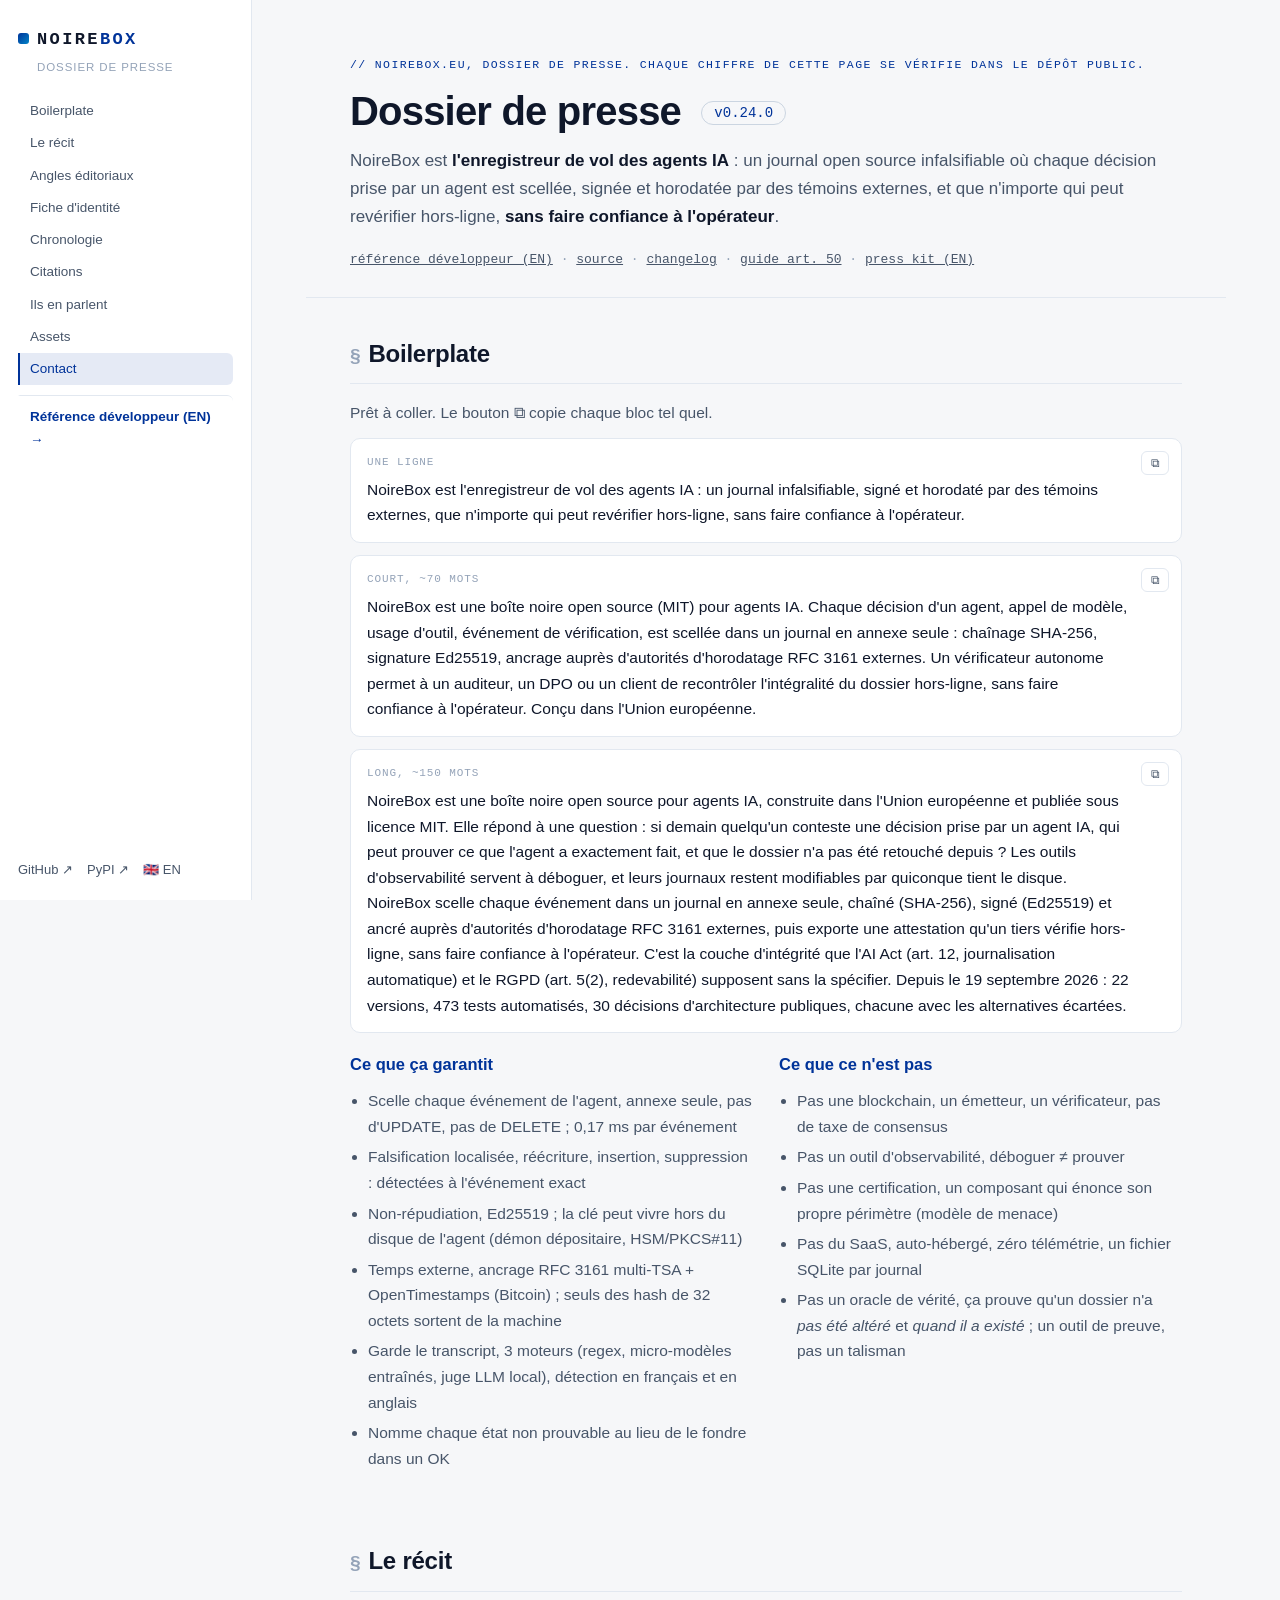
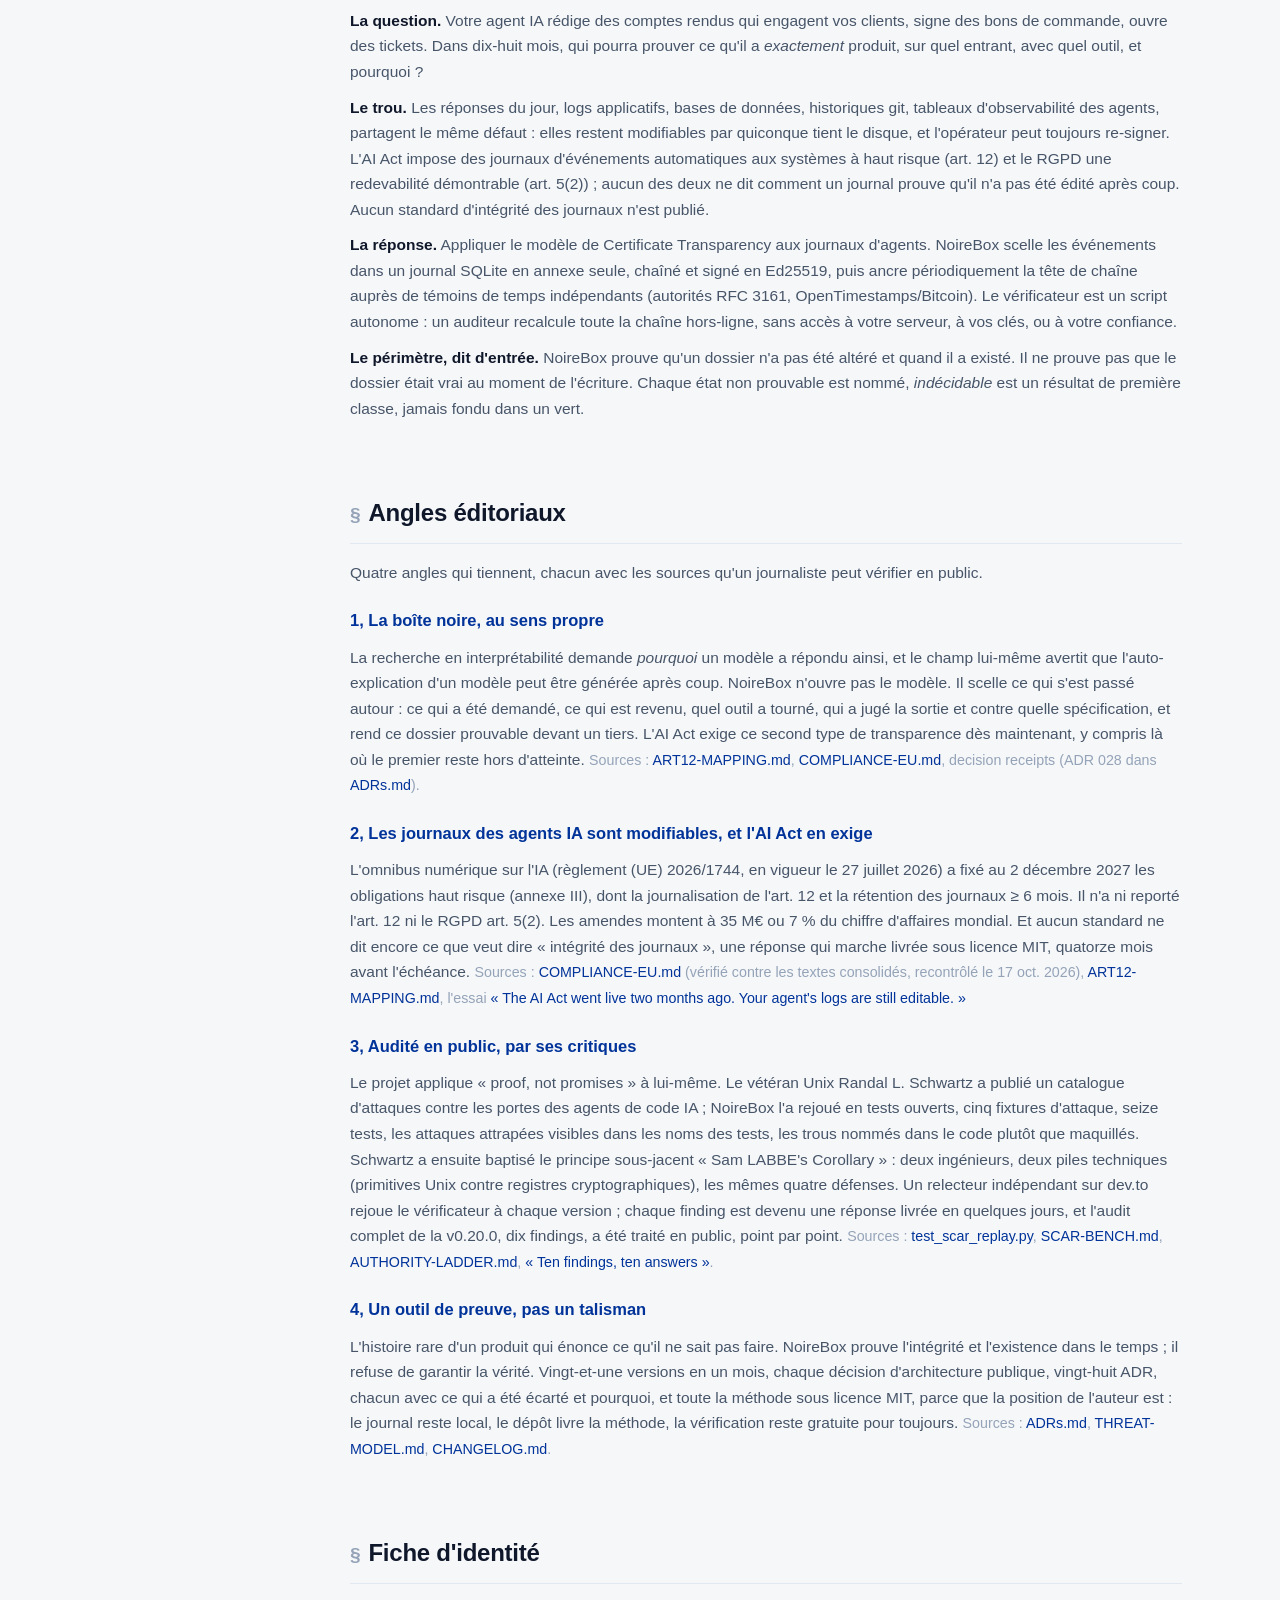
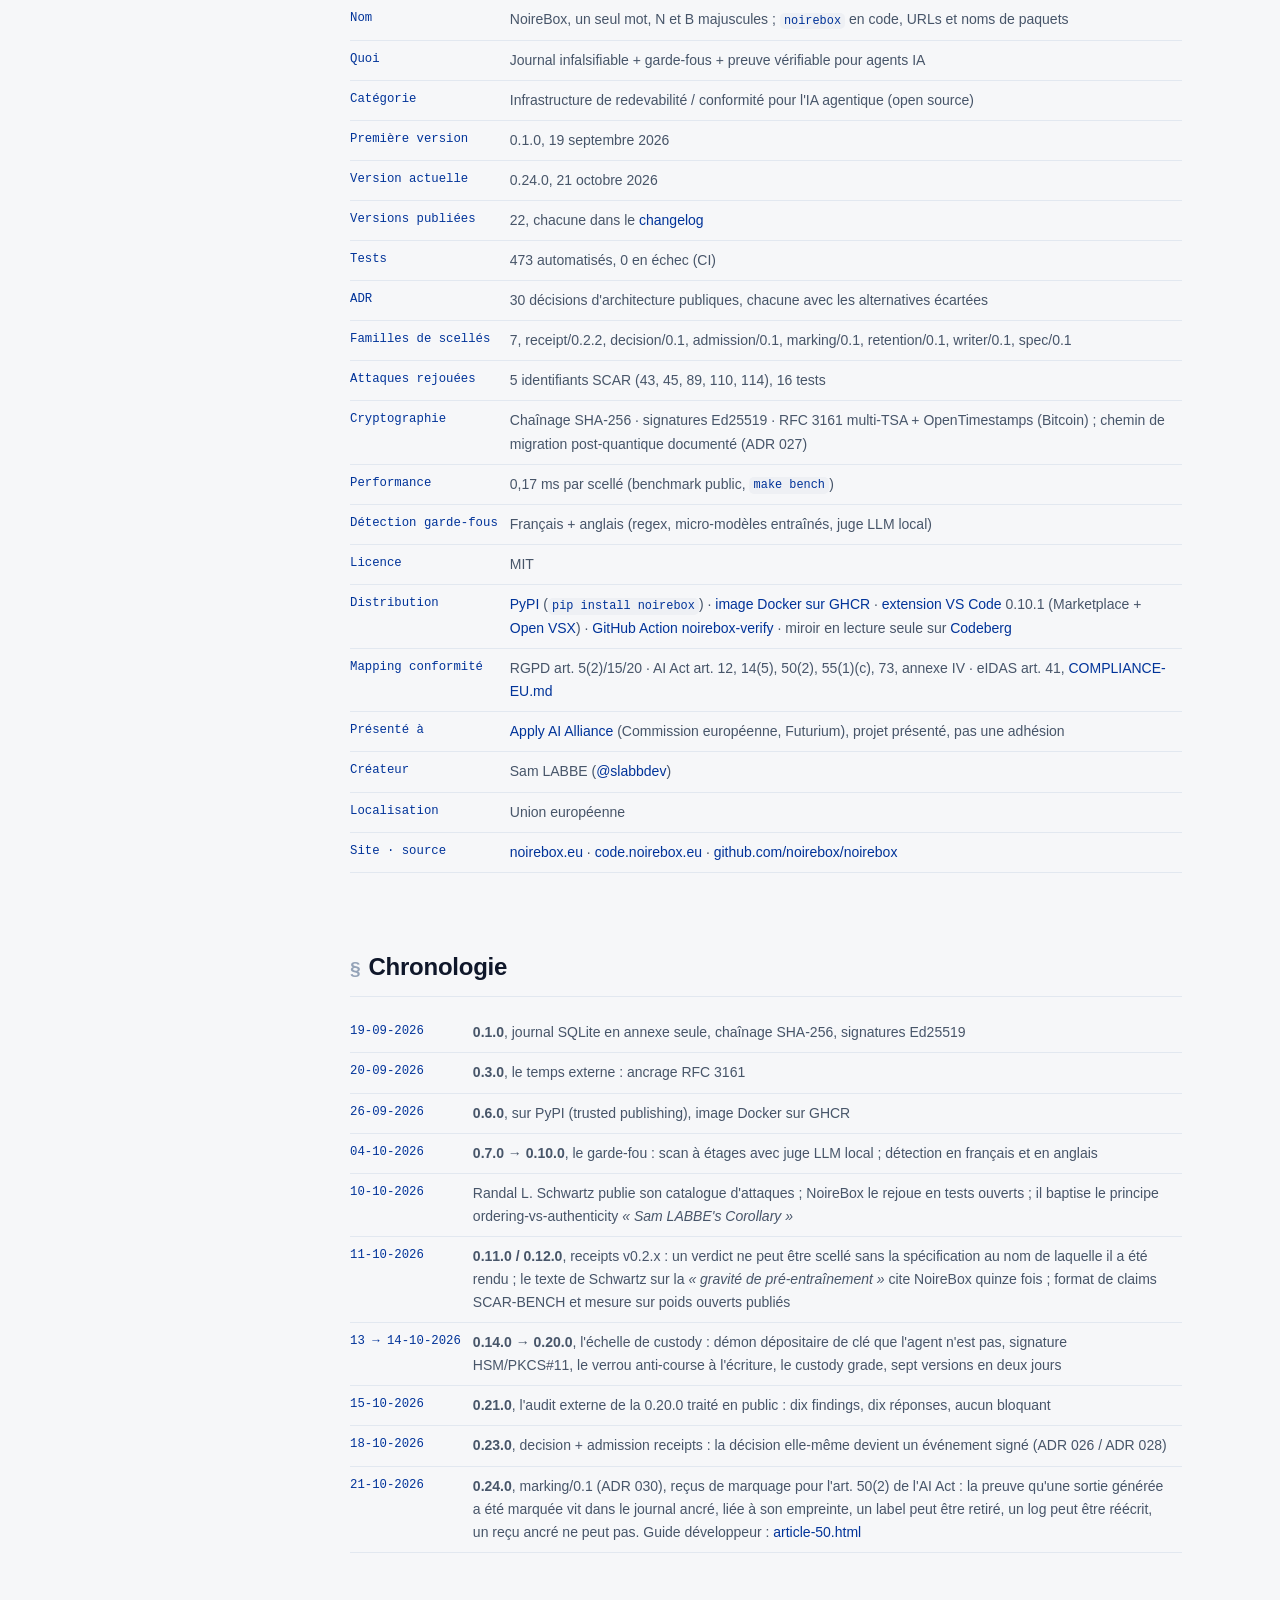
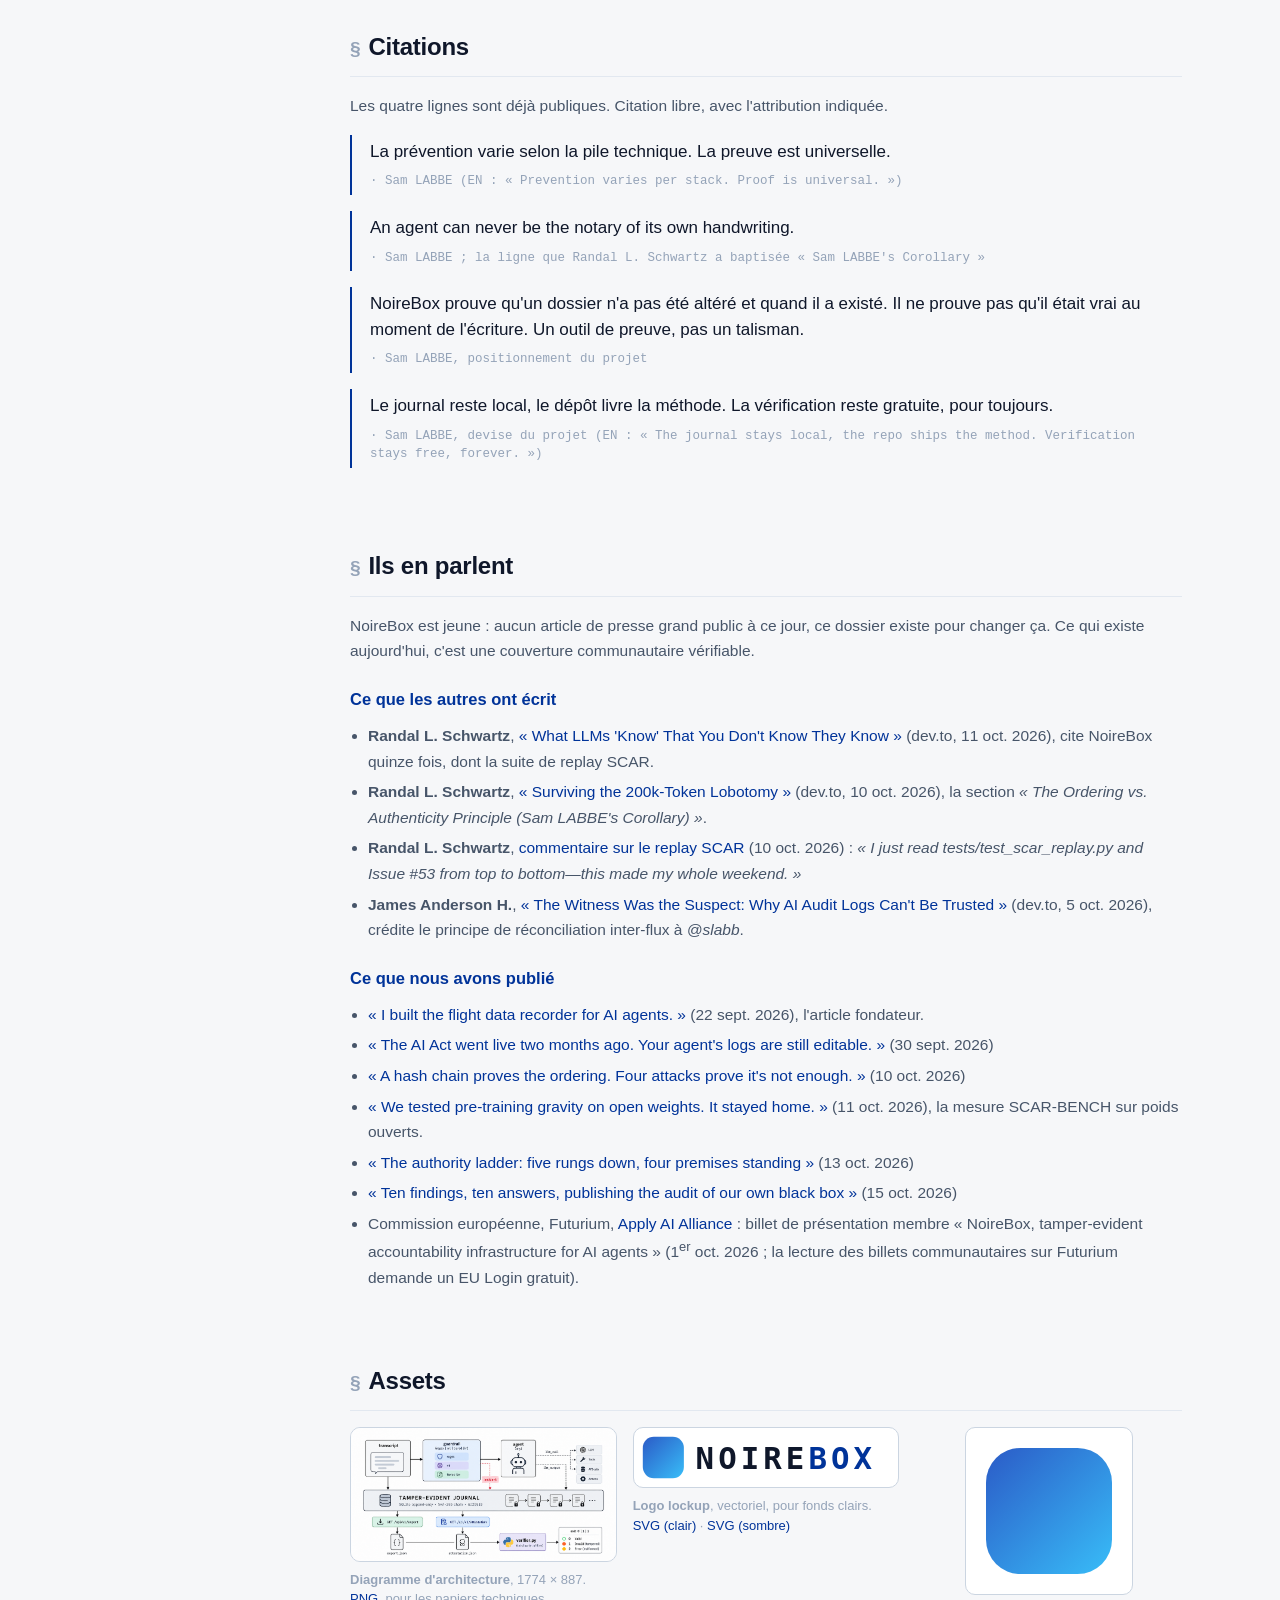
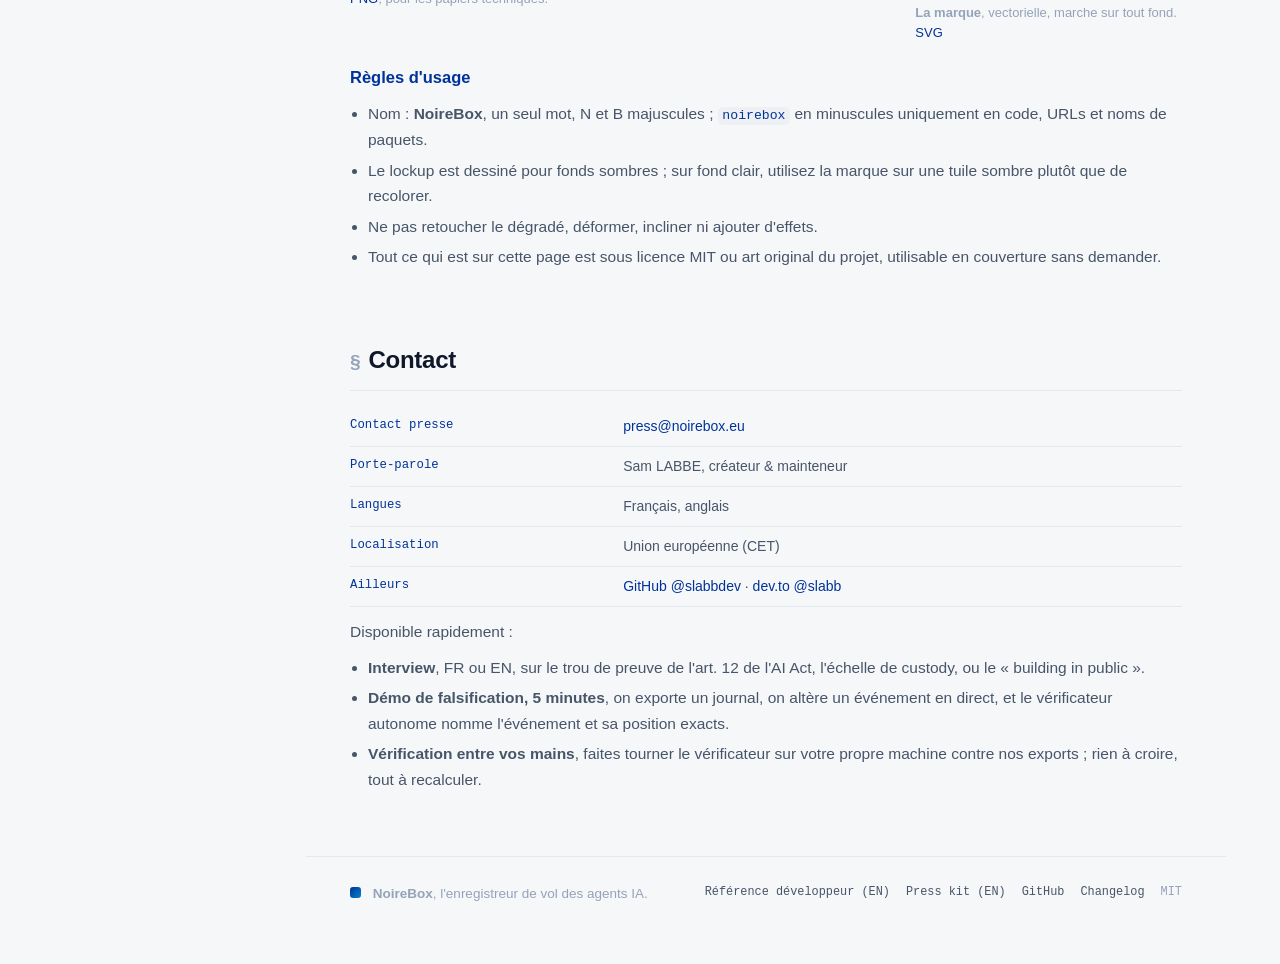
<file: presse.html>
<!DOCTYPE html>
<html lang="fr">
<head>
<meta charset="UTF-8">
<meta name="viewport" content="width=device-width, initial-scale=1.0">
<title>NoireBox, Dossier de presse</title>
<meta name="description" content="Dossier de presse NoireBox, l'enregistreur de vol des agents IA : boilerplates, angles éditoriaux, fiche d'identité, chronologie, citations, assets et contact presse.">
<meta property="og:title" content="NoireBox, Dossier de presse">
<meta property="og:description" content="L'enregistreur de vol des agents IA : boilerplates, angles éditoriaux, fiche d'identité, citations, assets et contact presse.">
<meta property="og:type" content="website">
<meta property="og:url" content="https://noirebox.eu/presse.html">
<meta name="twitter:card" content="summary">
<link rel="stylesheet" href="style.css?v=34">
</head>
<body>

<a class="skip" href="#content">Aller au contenu</a>

<button class="menu-btn" id="menu-btn" aria-label="Ouvrir la navigation">☰</button>
<nav class="sidebar" id="sidebar" aria-label="Sommaire">
  <a class="brand" href="#boilerplate"><span class="cube"></span>NOIRE<span>BOX</span></a>
  <p class="brand-sub">dossier de presse</p>
  <div class="toc">
    <a href="#boilerplate">Boilerplate</a>
    <a href="#recit">Le récit</a>
    <a href="#angles">Angles éditoriaux</a>
    <a href="#fiche">Fiche d'identité</a>
    <a href="#chronologie">Chronologie</a>
    <a href="#citations">Citations</a>
    <a href="#revue">Ils en parlent</a>
    <a href="#assets">Assets</a>
    <a href="#contact">Contact</a>
    <a href="https://code.noirebox.eu/" class="toc-en"><strong>Référence développeur (EN) →</strong></a>
  </div>
  <div class="side-foot">
    <a href="https://github.com/noirebox/noirebox" target="_blank" rel="noopener">GitHub ↗</a>
    <a href="https://pypi.org/project/noirebox/" target="_blank" rel="noopener">PyPI ↗</a>
    <a href="press.html" lang="en" title="Press kit in English">🇬🇧 EN</a>
  </div>
</nav>
<div class="scrim" id="scrim" hidden></div>

<main id="content">

<header class="head">
  <p class="kicker">// noirebox.eu, dossier de presse. Chaque chiffre de cette page se vérifie dans le dépôt public.</p>
  <h1>Dossier de presse <span class="ver">v0.24.0</span></h1>
  <p class="lede">
    NoireBox est <strong>l'enregistreur de vol des agents IA</strong> : un journal open source
    infalsifiable où chaque décision prise par un agent est scellée, signée et horodatée par
    des témoins externes, et que n'importe qui peut revérifier hors-ligne,
    <strong>sans faire confiance à l'opérateur</strong>.
  </p>
  <p class="head-links mono">
    <a href="https://code.noirebox.eu/">référence développeur (EN)</a> ·
    <a href="https://github.com/noirebox/noirebox" target="_blank" rel="noopener">source</a> ·
    <a href="https://github.com/noirebox/noirebox/blob/main/CHANGELOG.md" target="_blank" rel="noopener">changelog</a> ·
    <a href="article-50.html">guide art. 50</a> ·
    <a href="press.html" lang="en">press kit (EN)</a>
  </p>
</header>

<!-- ═══════════════ BOILERPLATE ═══════════════ -->
<section id="boilerplate">
<h2><a href="#boilerplate" class="anchor">§</a>Boilerplate</h2>
<p>Prêt à coller. Le bouton ⧉ copie chaque bloc tel quel.</p>

<div class="boiler">
  <span class="label">Une ligne</span>
  <p id="bp-line">NoireBox est l'enregistreur de vol des agents IA : un journal infalsifiable, signé et horodaté par des témoins externes, que n'importe qui peut revérifier hors-ligne, sans faire confiance à l'opérateur.</p>
  <button class="copy-btn" data-copy="bp-line" title="Copier" aria-label="Copier le boilerplate une ligne">⧉</button>
</div>

<div class="boiler">
  <span class="label">Court, ~70 mots</span>
  <p id="bp-short">NoireBox est une boîte noire open source (MIT) pour agents IA. Chaque décision d'un agent, appel de modèle, usage d'outil, événement de vérification, est scellée dans un journal en annexe seule : chaînage SHA-256, signature Ed25519, ancrage auprès d'autorités d'horodatage RFC 3161 externes. Un vérificateur autonome permet à un auditeur, un DPO ou un client de recontrôler l'intégralité du dossier hors-ligne, sans faire confiance à l'opérateur. Conçu dans l'Union européenne.</p>
  <button class="copy-btn" data-copy="bp-short" title="Copier" aria-label="Copier le boilerplate court">⧉</button>
</div>

<div class="boiler">
  <span class="label">Long, ~150 mots</span>
  <p id="bp-long">NoireBox est une boîte noire open source pour agents IA, construite dans l'Union européenne et publiée sous licence MIT. Elle répond à une question : si demain quelqu'un conteste une décision prise par un agent IA, qui peut prouver ce que l'agent a exactement fait, et que le dossier n'a pas été retouché depuis ? Les outils d'observabilité servent à déboguer, et leurs journaux restent modifiables par quiconque tient le disque. NoireBox scelle chaque événement dans un journal en annexe seule, chaîné (SHA-256), signé (Ed25519) et ancré auprès d'autorités d'horodatage RFC 3161 externes, puis exporte une attestation qu'un tiers vérifie hors-ligne, sans faire confiance à l'opérateur. C'est la couche d'intégrité que l'AI Act (art. 12, journalisation automatique) et le RGPD (art. 5(2), redevabilité) supposent sans la spécifier. Depuis le 19 septembre 2026 : 22 versions, 473 tests automatisés, 30 décisions d'architecture publiques, chacune avec les alternatives écartées.</p>
  <button class="copy-btn" data-copy="bp-long" title="Copier" aria-label="Copier le boilerplate long">⧉</button>
</div>

<div class="cols">
  <div>
    <h3>Ce que ça garantit</h3>
    <ul class="tight">
      <li>Scelle chaque événement de l'agent, annexe seule, pas d'UPDATE, pas de DELETE ; 0,17&nbsp;ms par événement</li>
      <li>Falsification localisée, réécriture, insertion, suppression : détectées à l'événement exact</li>
      <li>Non-répudiation, Ed25519 ; la clé peut vivre hors du disque de l'agent (démon dépositaire, HSM/PKCS#11)</li>
      <li>Temps externe, ancrage RFC 3161 multi-TSA + OpenTimestamps (Bitcoin) ; seuls des hash de 32 octets sortent de la machine</li>
      <li>Garde le transcript, 3 moteurs (regex, micro-modèles entraînés, juge LLM local), détection en français et en anglais</li>
      <li>Nomme chaque état non prouvable au lieu de le fondre dans un OK</li>
    </ul>
  </div>
  <div>
    <h3>Ce que ce n'est pas</h3>
    <ul class="tight">
      <li>Pas une blockchain, un émetteur, un vérificateur, pas de taxe de consensus</li>
      <li>Pas un outil d'observabilité, déboguer ≠ prouver</li>
      <li>Pas une certification, un composant qui énonce son propre périmètre (modèle de menace)</li>
      <li>Pas du SaaS, auto-hébergé, zéro télémétrie, un fichier SQLite par journal</li>
      <li>Pas un oracle de vérité, ça prouve qu'un dossier n'a <em>pas été altéré</em> et <em>quand il a existé</em> ; un outil de preuve, pas un talisman</li>
    </ul>
  </div>
</div>
</section>

<!-- ═══════════════ RÉCIT ═══════════════ -->
<section id="recit">
<h2><a href="#recit" class="anchor">§</a>Le récit</h2>
<p><strong>La question.</strong> Votre agent IA rédige des comptes rendus qui engagent vos clients, signe des bons de commande, ouvre des tickets. Dans dix-huit mois, qui pourra prouver ce qu'il a <em>exactement</em> produit, sur quel entrant, avec quel outil, et pourquoi ?</p>
<p><strong>Le trou.</strong> Les réponses du jour, logs applicatifs, bases de données, historiques git, tableaux d'observabilité des agents, partagent le même défaut : elles restent modifiables par quiconque tient le disque, et l'opérateur peut toujours re-signer. L'AI Act impose des journaux d'événements automatiques aux systèmes à haut risque (art. 12) et le RGPD une redevabilité démontrable (art. 5(2)) ; aucun des deux ne dit comment un journal prouve qu'il n'a pas été édité après coup. Aucun standard d'intégrité des journaux n'est publié.</p>
<p><strong>La réponse.</strong> Appliquer le modèle de Certificate Transparency aux journaux d'agents. NoireBox scelle les événements dans un journal SQLite en annexe seule, chaîné et signé en Ed25519, puis ancre périodiquement la tête de chaîne auprès de témoins de temps indépendants (autorités RFC 3161, OpenTimestamps/Bitcoin). Le vérificateur est un script autonome : un auditeur recalcule toute la chaîne hors-ligne, sans accès à votre serveur, à vos clés, ou à votre confiance.</p>
<p><strong>Le périmètre, dit d'entrée.</strong> NoireBox prouve qu'un dossier n'a pas été altéré et quand il a existé. Il ne prouve pas que le dossier était vrai au moment de l'écriture. Chaque état non prouvable est nommé, <em>indécidable</em> est un résultat de première classe, jamais fondu dans un vert.</p>
</section>

<!-- ═══════════════ ANGLES ═══════════════ -->
<section id="angles">
<h2><a href="#angles" class="anchor">§</a>Angles éditoriaux</h2>
<p>Quatre angles qui tiennent, chacun avec les sources qu'un journaliste peut vérifier en public.</p>

<h3>1, La boîte noire, au sens propre</h3>
<p>La recherche en interprétabilité demande <em>pourquoi</em> un modèle a répondu ainsi, et le champ lui-même avertit que l'auto-explication d'un modèle peut être générée après coup. NoireBox n'ouvre pas le modèle. Il scelle ce qui s'est passé autour : ce qui a été demandé, ce qui est revenu, quel outil a tourné, qui a jugé la sortie et contre quelle spécification, et rend ce dossier prouvable devant un tiers. L'AI Act exige ce second type de transparence dès maintenant, y compris là où le premier reste hors d'atteinte.
<span class="dim">Sources : <a href="https://github.com/noirebox/noirebox/blob/main/docs/ART12-MAPPING.md" target="_blank" rel="noopener">ART12-MAPPING.md</a>, <a href="https://github.com/noirebox/noirebox/blob/main/docs/COMPLIANCE-EU.md" target="_blank" rel="noopener">COMPLIANCE-EU.md</a>, decision receipts (ADR 028 dans <a href="https://github.com/noirebox/noirebox/blob/main/docs/ADRs.md" target="_blank" rel="noopener">ADRs.md</a>).</span></p>

<h3>2, Les journaux des agents IA sont modifiables, et l'AI Act en exige</h3>
<p>L'omnibus numérique sur l'IA (règlement (UE) 2026/1744, en vigueur le 27 juillet 2026) a fixé au 2 décembre 2027 les obligations haut risque (annexe III), dont la journalisation de l'art. 12 et la rétention des journaux ≥ 6 mois. Il n'a ni reporté l'art. 12 ni le RGPD art. 5(2). Les amendes montent à 35 M€ ou 7 % du chiffre d'affaires mondial. Et aucun standard ne dit encore ce que veut dire « intégrité des journaux », une réponse qui marche livrée sous licence MIT, quatorze mois avant l'échéance.
<span class="dim">Sources : <a href="https://github.com/noirebox/noirebox/blob/main/docs/COMPLIANCE-EU.md" target="_blank" rel="noopener">COMPLIANCE-EU.md</a> (vérifié contre les textes consolidés, recontrôlé le 17 oct. 2026), <a href="https://github.com/noirebox/noirebox/blob/main/docs/ART12-MAPPING.md" target="_blank" rel="noopener">ART12-MAPPING.md</a>, l'essai <a href="https://dev.to/slabb/the-ai-act-went-live-two-months-ago-your-agents-logs-are-still-editable-46dn" target="_blank" rel="noopener">« The AI Act went live two months ago. Your agent's logs are still editable. »</a></span></p>

<h3>3, Audité en public, par ses critiques</h3>
<p>Le projet applique « proof, not promises » à lui-même. Le vétéran Unix Randal L. Schwartz a publié un catalogue d'attaques contre les portes des agents de code IA ; NoireBox l'a rejoué en tests ouverts, cinq fixtures d'attaque, seize tests, les attaques attrapées visibles dans les noms des tests, les trous nommés dans le code plutôt que maquillés. Schwartz a ensuite baptisé le principe sous-jacent « Sam LABBE's Corollary » : deux ingénieurs, deux piles techniques (primitives Unix contre registres cryptographiques), les mêmes quatre défenses. Un relecteur indépendant sur dev.to rejoue le vérificateur à chaque version ; chaque finding est devenu une réponse livrée en quelques jours, et l'audit complet de la v0.20.0, dix findings, a été traité en public, point par point.
<span class="dim">Sources : <a href="https://github.com/noirebox/noirebox/blob/main/tests/test_scar_replay.py" target="_blank" rel="noopener">test_scar_replay.py</a>, <a href="https://github.com/noirebox/noirebox/blob/main/docs/SCAR-BENCH.md" target="_blank" rel="noopener">SCAR-BENCH.md</a>, <a href="https://github.com/noirebox/noirebox/blob/main/docs/AUTHORITY-LADDER.md" target="_blank" rel="noopener">AUTHORITY-LADDER.md</a>, <a href="https://dev.to/slabb/ten-findings-ten-answers-publishing-the-audit-of-our-own-black-box-1d29" target="_blank" rel="noopener">« Ten findings, ten answers »</a>.</span></p>

<h3>4, Un outil de preuve, pas un talisman</h3>
<p>L'histoire rare d'un produit qui énonce ce qu'il ne sait pas faire. NoireBox prouve l'intégrité et l'existence dans le temps ; il refuse de garantir la vérité. Vingt-et-une versions en un mois, chaque décision d'architecture publique, vingt-huit ADR, chacun avec ce qui a été écarté et pourquoi, et toute la méthode sous licence MIT, parce que la position de l'auteur est : le journal reste local, le dépôt livre la méthode, la vérification reste gratuite pour toujours.
<span class="dim">Sources : <a href="https://github.com/noirebox/noirebox/blob/main/docs/ADRs.md" target="_blank" rel="noopener">ADRs.md</a>, <a href="https://github.com/noirebox/noirebox/blob/main/docs/THREAT-MODEL.md" target="_blank" rel="noopener">THREAT-MODEL.md</a>, <a href="https://github.com/noirebox/noirebox/blob/main/CHANGELOG.md" target="_blank" rel="noopener">CHANGELOG.md</a>.</span></p>
</section>

<!-- ═══════════════ FICHE ═══════════════ -->
<section id="fiche">
<h2><a href="#fiche" class="anchor">§</a>Fiche d'identité</h2>
<table>
  <tbody>
    <tr><td class="mono">Nom</td><td>NoireBox, un seul mot, N et B majuscules ; <code>noirebox</code> en code, URLs et noms de paquets</td></tr>
    <tr><td class="mono">Quoi</td><td>Journal infalsifiable + garde-fous + preuve vérifiable pour agents IA</td></tr>
    <tr><td class="mono">Catégorie</td><td>Infrastructure de redevabilité / conformité pour l'IA agentique (open source)</td></tr>
    <tr><td class="mono">Première version</td><td>0.1.0, 19 septembre 2026</td></tr>
    <tr><td class="mono">Version actuelle</td><td>0.24.0, 21 octobre 2026</td></tr>
    <tr><td class="mono">Versions publiées</td><td>22, chacune dans le <a href="https://github.com/noirebox/noirebox/blob/main/CHANGELOG.md" target="_blank" rel="noopener">changelog</a></td></tr>
    <tr><td class="mono">Tests</td><td>473 automatisés, 0 en échec (CI)</td></tr>
    <tr><td class="mono">ADR</td><td>30 décisions d'architecture publiques, chacune avec les alternatives écartées</td></tr>
    <tr><td class="mono">Familles de scellés</td><td>7, receipt/0.2.2, decision/0.1, admission/0.1, marking/0.1, retention/0.1, writer/0.1, spec/0.1</td></tr>
    <tr><td class="mono">Attaques rejouées</td><td>5 identifiants SCAR (43, 45, 89, 110, 114), 16 tests</td></tr>
    <tr><td class="mono">Cryptographie</td><td>Chaînage SHA-256 · signatures Ed25519 · RFC 3161 multi-TSA + OpenTimestamps (Bitcoin) ; chemin de migration post-quantique documenté (ADR 027)</td></tr>
    <tr><td class="mono">Performance</td><td>0,17 ms par scellé (benchmark public, <code>make bench</code>)</td></tr>
    <tr><td class="mono">Détection garde-fous</td><td>Français + anglais (regex, micro-modèles entraînés, juge LLM local)</td></tr>
    <tr><td class="mono">Licence</td><td>MIT</td></tr>
    <tr><td class="mono">Distribution</td><td><a href="https://pypi.org/project/noirebox/" target="_blank" rel="noopener">PyPI</a> (<code>pip install noirebox</code>) · <a href="https://github.com/noirebox/noirebox/pkgs/container/noirebox" target="_blank" rel="noopener">image Docker sur GHCR</a> · <a href="https://marketplace.visualstudio.com/items?itemName=noirebox.noirebox" target="_blank" rel="noopener">extension VS Code</a> 0.10.1 (Marketplace + <a href="https://open-vsx.org/extension/noirebox/noirebox" target="_blank" rel="noopener">Open VSX</a>) · <a href="https://github.com/marketplace/actions/noirebox-verify" target="_blank" rel="noopener">GitHub Action noirebox-verify</a> · miroir en lecture seule sur <a href="https://codeberg.org/noirebox/noirebox" target="_blank" rel="noopener">Codeberg</a></td></tr>
    <tr><td class="mono">Mapping conformité</td><td>RGPD art. 5(2)/15/20 · AI Act art. 12, 14(5), 50(2), 55(1)(c), 73, annexe IV · eIDAS art. 41, <a href="https://github.com/noirebox/noirebox/blob/main/docs/COMPLIANCE-EU.md" target="_blank" rel="noopener">COMPLIANCE-EU.md</a></td></tr>
    <tr><td class="mono">Présenté à</td><td><a href="https://futurium.ec.europa.eu/en/apply-ai-alliance" target="_blank" rel="noopener">Apply AI Alliance</a> (Commission européenne, Futurium), projet présenté, pas une adhésion</td></tr>
    <tr><td class="mono">Créateur</td><td>Sam LABBE (<a href="https://github.com/slabbdev" target="_blank" rel="noopener">@slabbdev</a>)</td></tr>
    <tr><td class="mono">Localisation</td><td>Union européenne</td></tr>
    <tr><td class="mono">Site · source</td><td><a href="https://noirebox.eu/">noirebox.eu</a> · <a href="https://code.noirebox.eu/">code.noirebox.eu</a> · <a href="https://github.com/noirebox/noirebox" target="_blank" rel="noopener">github.com/noirebox/noirebox</a></td></tr>
  </tbody>
</table>
</section>

<!-- ═══════════════ CHRONOLOGIE ═══════════════ -->
<section id="chronologie">
<h2><a href="#chronologie" class="anchor">§</a>Chronologie</h2>
<table>
  <tbody>
    <tr><td class="mono">19-09-2026</td><td><strong>0.1.0</strong>, journal SQLite en annexe seule, chaînage SHA-256, signatures Ed25519</td></tr>
    <tr><td class="mono">20-09-2026</td><td><strong>0.3.0</strong>, le temps externe : ancrage RFC 3161</td></tr>
    <tr><td class="mono">26-09-2026</td><td><strong>0.6.0</strong>, sur PyPI (trusted publishing), image Docker sur GHCR</td></tr>
    <tr><td class="mono">04-10-2026</td><td><strong>0.7.0 → 0.10.0</strong>, le garde-fou : scan à étages avec juge LLM local ; détection en français et en anglais</td></tr>
    <tr><td class="mono">10-10-2026</td><td>Randal L. Schwartz publie son catalogue d'attaques ; NoireBox le rejoue en tests ouverts ; il baptise le principe ordering-vs-authenticity <em>« Sam LABBE's Corollary »</em></td></tr>
    <tr><td class="mono">11-10-2026</td><td><strong>0.11.0 / 0.12.0</strong>, receipts v0.2.x : un verdict ne peut être scellé sans la spécification au nom de laquelle il a été rendu ; le texte de Schwartz sur la <em>« gravité de pré-entraînement »</em> cite NoireBox quinze fois ; format de claims SCAR-BENCH et mesure sur poids ouverts publiés</td></tr>
    <tr><td class="mono">13 → 14-10-2026</td><td><strong>0.14.0 → 0.20.0</strong>, l'échelle de custody : démon dépositaire de clé que l'agent n'est pas, signature HSM/PKCS#11, le verrou anti-course à l'écriture, le custody grade, sept versions en deux jours</td></tr>
    <tr><td class="mono">15-10-2026</td><td><strong>0.21.0</strong>, l'audit externe de la 0.20.0 traité en public : dix findings, dix réponses, aucun bloquant</td></tr>
    <tr><td class="mono">18-10-2026</td><td><strong>0.23.0</strong>, decision + admission receipts : la décision elle-même devient un événement signé (ADR 026 / ADR 028)</td></tr>
    <tr><td class="mono">21-10-2026</td><td><strong>0.24.0</strong>, marking/0.1 (ADR 030), reçus de marquage pour l'art. 50(2) de l'AI Act : la preuve qu'une sortie générée a été marquée vit dans le journal ancré, liée à son empreinte, un label peut être retiré, un log peut être réécrit, un reçu ancré ne peut pas. Guide développeur : <a href="article-50.html" lang="fr">article-50.html</a></td></tr>
  </tbody>
</table>
</section>

<!-- ═══════════════ CITATIONS ═══════════════ -->
<section id="citations">
<h2><a href="#citations" class="anchor">§</a>Citations</h2>
<p>Les quatre lignes sont déjà publiques. Citation libre, avec l'attribution indiquée.</p>

<blockquote class="quote">La prévention varie selon la pile technique. La preuve est universelle.
  <cite>·  Sam LABBE (EN : « Prevention varies per stack. Proof is universal. »)</cite>
</blockquote>

<blockquote class="quote">An agent can never be the notary of its own handwriting.
  <cite>·  Sam LABBE ; la ligne que Randal L. Schwartz a baptisée « Sam LABBE's Corollary »</cite>
</blockquote>

<blockquote class="quote">NoireBox prouve qu'un dossier n'a pas été altéré et quand il a existé. Il ne prouve pas qu'il était vrai au moment de l'écriture. Un outil de preuve, pas un talisman.
  <cite>·  Sam LABBE, positionnement du projet</cite>
</blockquote>

<blockquote class="quote">Le journal reste local, le dépôt livre la méthode. La vérification reste gratuite, pour toujours.
  <cite>·  Sam LABBE, devise du projet (EN : « The journal stays local, the repo ships the method. Verification stays free, forever. »)</cite>
</blockquote>
</section>

<!-- ═══════════════ ILS EN PARLENT ═══════════════ -->
<section id="revue">
<h2><a href="#revue" class="anchor">§</a>Ils en parlent</h2>
<p>NoireBox est jeune : aucun article de presse grand public à ce jour, ce dossier existe pour changer ça. Ce qui existe aujourd'hui, c'est une couverture communautaire vérifiable.</p>

<h3>Ce que les autres ont écrit</h3>
<ul class="tight">
  <li><strong>Randal L. Schwartz</strong>, <a href="https://dev.to/gde/what-llms-know-that-you-dont-know-they-know-stop-inventing-prompt-dsls-and-ride-50-years-of-2bl6" target="_blank" rel="noopener">« What LLMs 'Know' That You Don't Know They Know »</a> (dev.to, 11 oct. 2026), cite NoireBox quinze fois, dont la suite de replay SCAR.</li>
  <li><strong>Randal L. Schwartz</strong>, <a href="https://dev.to/gde/surviving-the-200k-token-lobotomy-how-unix-initd-and-memento-made-my-ai-coding-agent-immune-to-2f74" target="_blank" rel="noopener">« Surviving the 200k-Token Lobotomy »</a> (dev.to, 10 oct. 2026), la section <em>« The Ordering vs. Authenticity Principle (Sam LABBE's Corollary) »</em>.</li>
  <li><strong>Randal L. Schwartz</strong>, <a href="https://dev.to/randalschwartz/comment/3h86j" target="_blank" rel="noopener">commentaire sur le replay SCAR</a> (10 oct. 2026) : <em>« I just read tests/test_scar_replay.py and Issue #53 from top to bottom—this made my whole weekend. »</em></li>
  <li><strong>James Anderson H.</strong>, <a href="https://dev.to/james_anderson_h/the-witness-was-the-suspect-why-ai-audit-logs-cant-be-trusted-2190" target="_blank" rel="noopener">« The Witness Was the Suspect: Why AI Audit Logs Can't Be Trusted »</a> (dev.to, 5 oct. 2026), crédite le principe de réconciliation inter-flux à <em>@slabb</em>.</li>
</ul>

<h3>Ce que nous avons publié</h3>
<ul class="tight">
  <li><a href="https://dev.to/slabb/i-built-the-flight-data-recorder-for-ai-agents-38f6" target="_blank" rel="noopener">« I built the flight data recorder for AI agents. »</a> (22 sept. 2026), l'article fondateur.</li>
  <li><a href="https://dev.to/slabb/the-ai-act-went-live-two-months-ago-your-agents-logs-are-still-editable-46dn" target="_blank" rel="noopener">« The AI Act went live two months ago. Your agent's logs are still editable. »</a> (30 sept. 2026)</li>
  <li><a href="https://dev.to/slabb/a-hash-chain-proves-the-ordering-four-attacks-prove-its-not-enough-59oe" target="_blank" rel="noopener">« A hash chain proves the ordering. Four attacks prove it's not enough. »</a> (10 oct. 2026)</li>
  <li><a href="https://dev.to/slabb/we-tested-pre-training-gravity-on-open-weights-it-stayed-home-243i" target="_blank" rel="noopener">« We tested pre-training gravity on open weights. It stayed home. »</a> (11 oct. 2026), la mesure SCAR-BENCH sur poids ouverts.</li>
  <li><a href="https://dev.to/slabb/the-authority-ladder-five-rungs-down-four-premises-standing-4p5f" target="_blank" rel="noopener">« The authority ladder: five rungs down, four premises standing »</a> (13 oct. 2026)</li>
  <li><a href="https://dev.to/slabb/ten-findings-ten-answers-publishing-the-audit-of-our-own-black-box-1d29" target="_blank" rel="noopener">« Ten findings, ten answers, publishing the audit of our own black box »</a> (15 oct. 2026)</li>
  <li>Commission européenne, Futurium, <a href="https://futurium.ec.europa.eu/en/apply-ai-alliance" target="_blank" rel="noopener">Apply AI Alliance</a> : billet de présentation membre « NoireBox, tamper-evident accountability infrastructure for AI agents » (1<sup>er</sup> oct. 2026 ; la lecture des billets communautaires sur Futurium demande un EU Login gratuit).</li>
</ul>
</section>

<!-- ═══════════════ ASSETS ═══════════════ -->
<section id="assets">
<h2><a href="#assets" class="anchor">§</a>Assets</h2>
<div class="assets">
  <figure>
    <img src="assets/architecture.png" alt="Diagramme d'architecture NoireBox" width="1774" height="887" loading="lazy">
    <figcaption><strong>Diagramme d'architecture</strong>, 1774 × 887.<br>
      <a href="assets/architecture.png" target="_blank" rel="noopener">PNG</a>, pour les papiers techniques.</figcaption>
  </figure>
  <figure>
    <img src="assets/logo-light.svg" alt="Logo NoireBox (lockup)" width="720" height="160" loading="lazy">
    <figcaption><strong>Logo lockup</strong>, vectoriel, pour fonds clairs.<br>
      <a href="assets/logo-light.svg" target="_blank" rel="noopener">SVG (clair)</a> · <a href="assets/logo.svg" target="_blank" rel="noopener">SVG (sombre)</a></figcaption>
  </figure>
  <figure>
    <img class="mark" src="assets/logo-mark.svg" alt="Marque NoireBox" width="256" height="256" loading="lazy">
    <figcaption><strong>La marque</strong>, vectorielle, marche sur tout fond.<br>
      <a href="assets/logo-mark.svg" target="_blank" rel="noopener">SVG</a></figcaption>
  </figure>
</div>
<h3>Règles d'usage</h3>
<ul class="tight">
  <li>Nom : <strong>NoireBox</strong>, un seul mot, N et B majuscules ; <code>noirebox</code> en minuscules uniquement en code, URLs et noms de paquets.</li>
  <li>Le lockup est dessiné pour fonds sombres ; sur fond clair, utilisez la marque sur une tuile sombre plutôt que de recolorer.</li>
  <li>Ne pas retoucher le dégradé, déformer, incliner ni ajouter d'effets.</li>
  <li>Tout ce qui est sur cette page est sous licence MIT ou art original du projet, utilisable en couverture sans demander.</li>
</ul>
</section>

<!-- ═══════════════ CONTACT ═══════════════ -->
<section id="contact">
<h2><a href="#contact" class="anchor">§</a>Contact</h2>
<table>
  <tbody>
    <tr><td class="mono">Contact presse</td><td><a href="mailto:press@noirebox.eu">press@noirebox.eu</a></td></tr>
    <tr><td class="mono">Porte-parole</td><td>Sam LABBE, créateur &amp; mainteneur</td></tr>
    <tr><td class="mono">Langues</td><td>Français, anglais</td></tr>
    <tr><td class="mono">Localisation</td><td>Union européenne (CET)</td></tr>
    <tr><td class="mono">Ailleurs</td><td><a href="https://github.com/slabbdev" target="_blank" rel="noopener">GitHub @slabbdev</a> · <a href="https://dev.to/slabb" target="_blank" rel="noopener">dev.to @slabb</a></td></tr>
  </tbody>
</table>
<p>Disponible rapidement :</p>
<ul class="tight">
  <li><strong>Interview</strong>, FR ou EN, sur le trou de preuve de l'art. 12 de l'AI Act, l'échelle de custody, ou le « building in public ».</li>
  <li><strong>Démo de falsification, 5 minutes</strong>, on exporte un journal, on altère un événement en direct, et le vérificateur autonome nomme l'événement et sa position exacts.</li>
  <li><strong>Vérification entre vos mains</strong>, faites tourner le vérificateur sur votre propre machine contre nos exports ; rien à croire, tout à recalculer.</li>
</ul>
</section>

<footer class="foot">
  <div><span class="cube"></span> <strong>NoireBox</strong>, l'enregistreur de vol des agents IA.</div>
  <div class="foot-links mono">
    <a href="https://code.noirebox.eu/">Référence développeur (EN)</a>
    <a href="press.html" lang="en">Press kit (EN)</a>
    <a href="https://github.com/noirebox/noirebox" target="_blank" rel="noopener">GitHub</a>
    <a href="https://github.com/noirebox/noirebox/blob/main/CHANGELOG.md" target="_blank" rel="noopener">Changelog</a>
    <span>MIT</span>
  </div>
</footer>

</main>

<script src="script.js?v=33"></script>
</body>
</html>
</file>
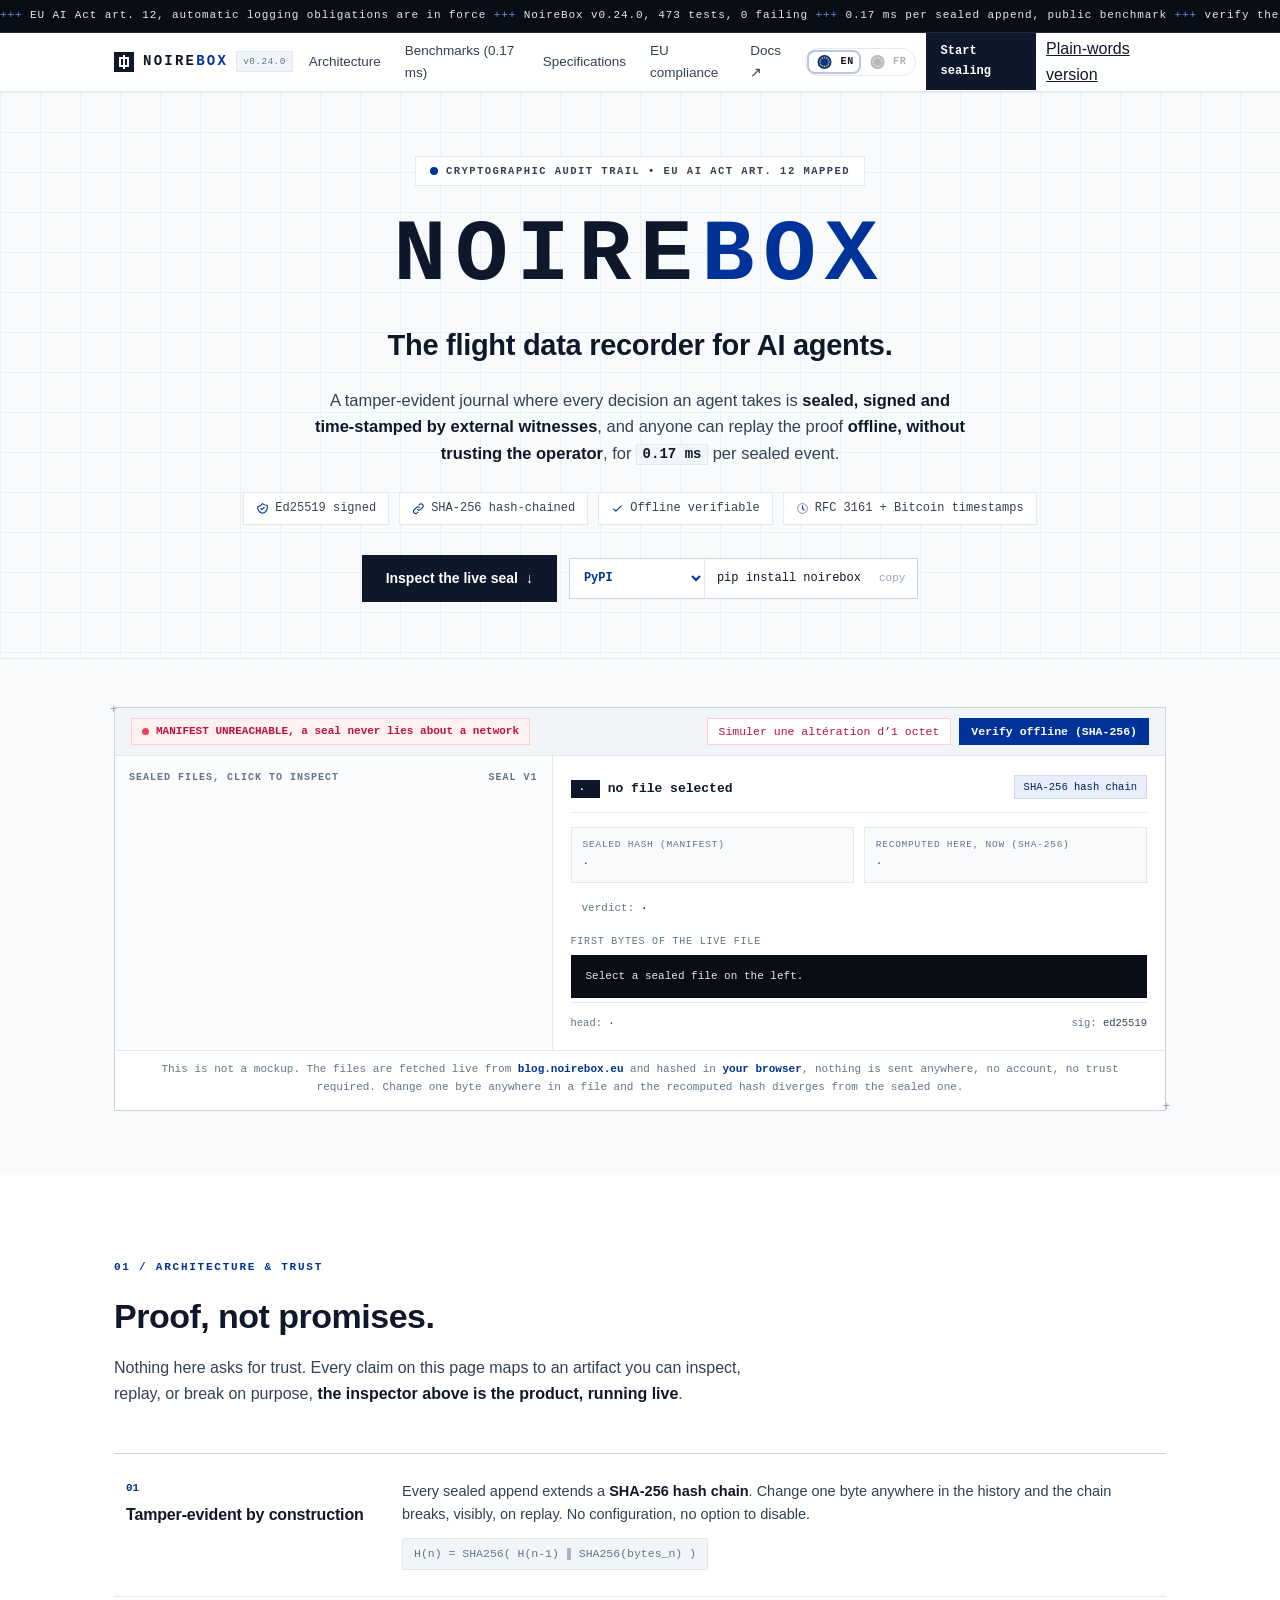
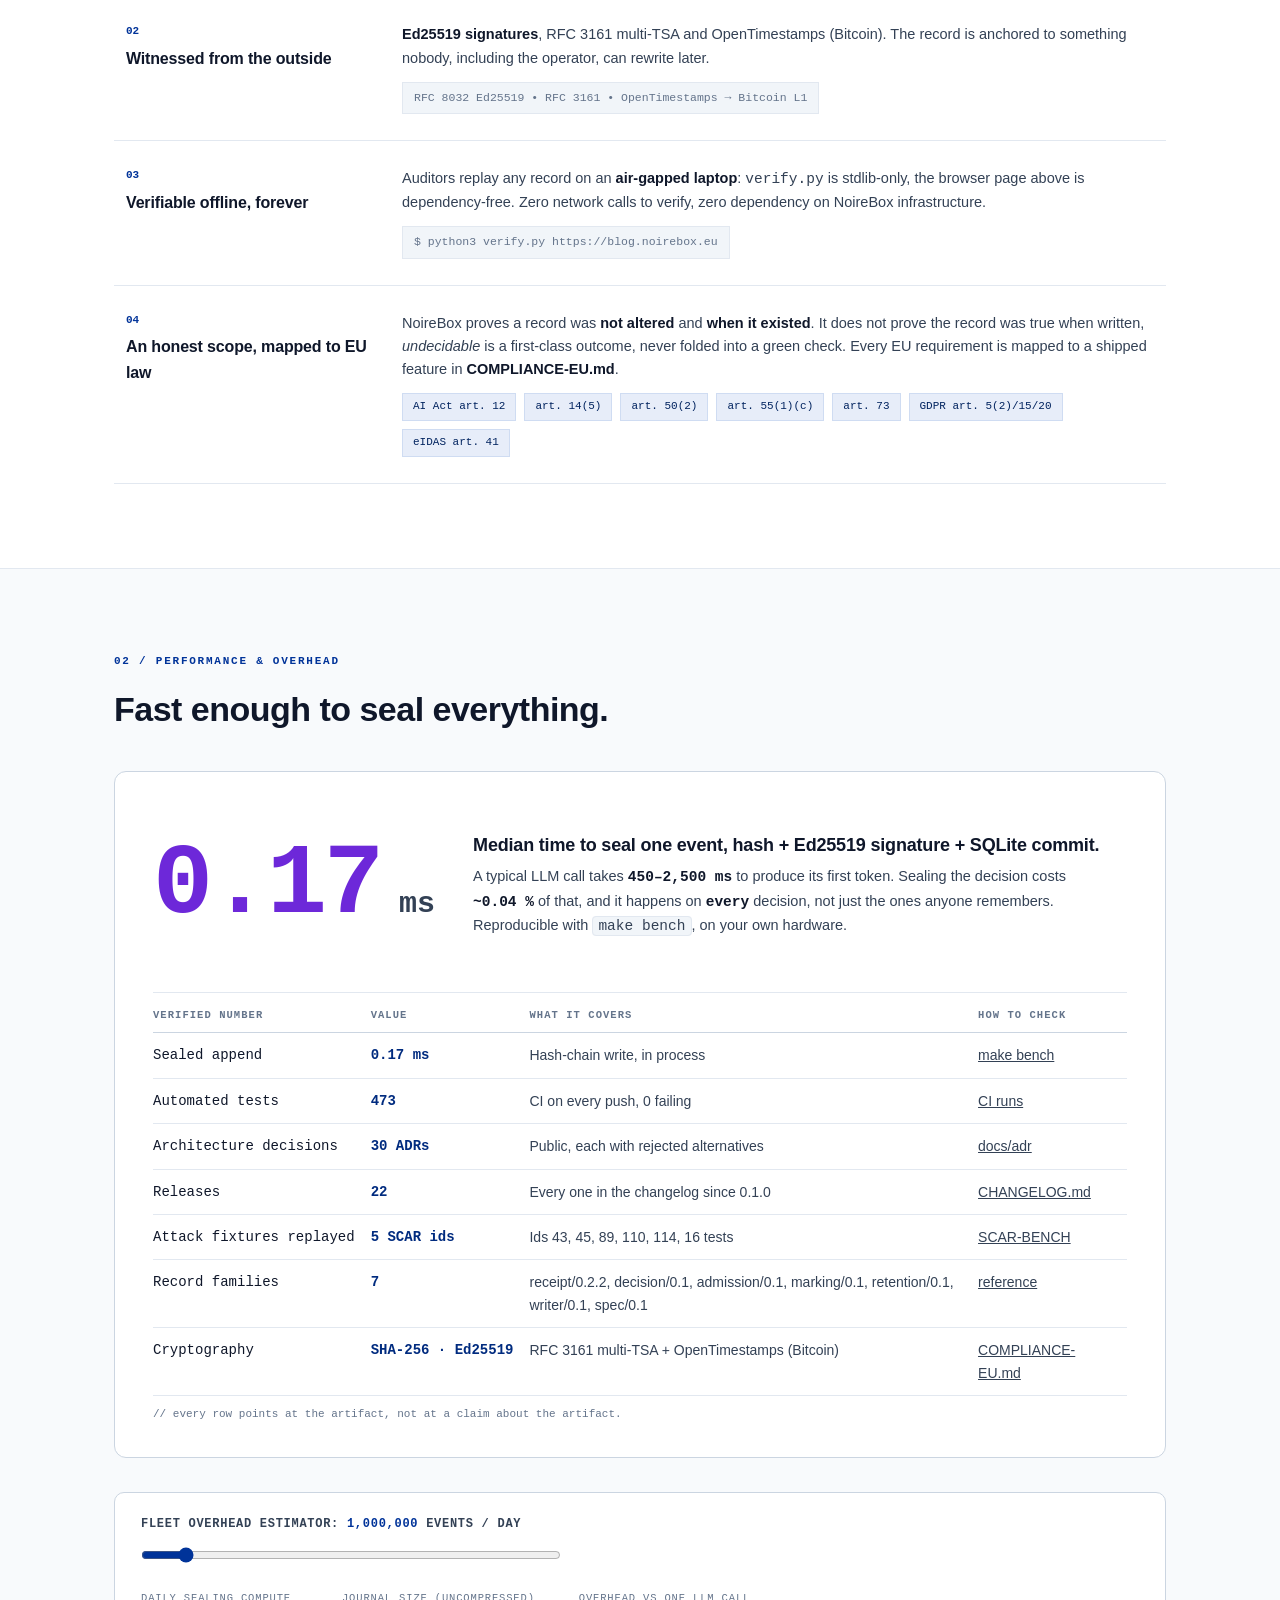
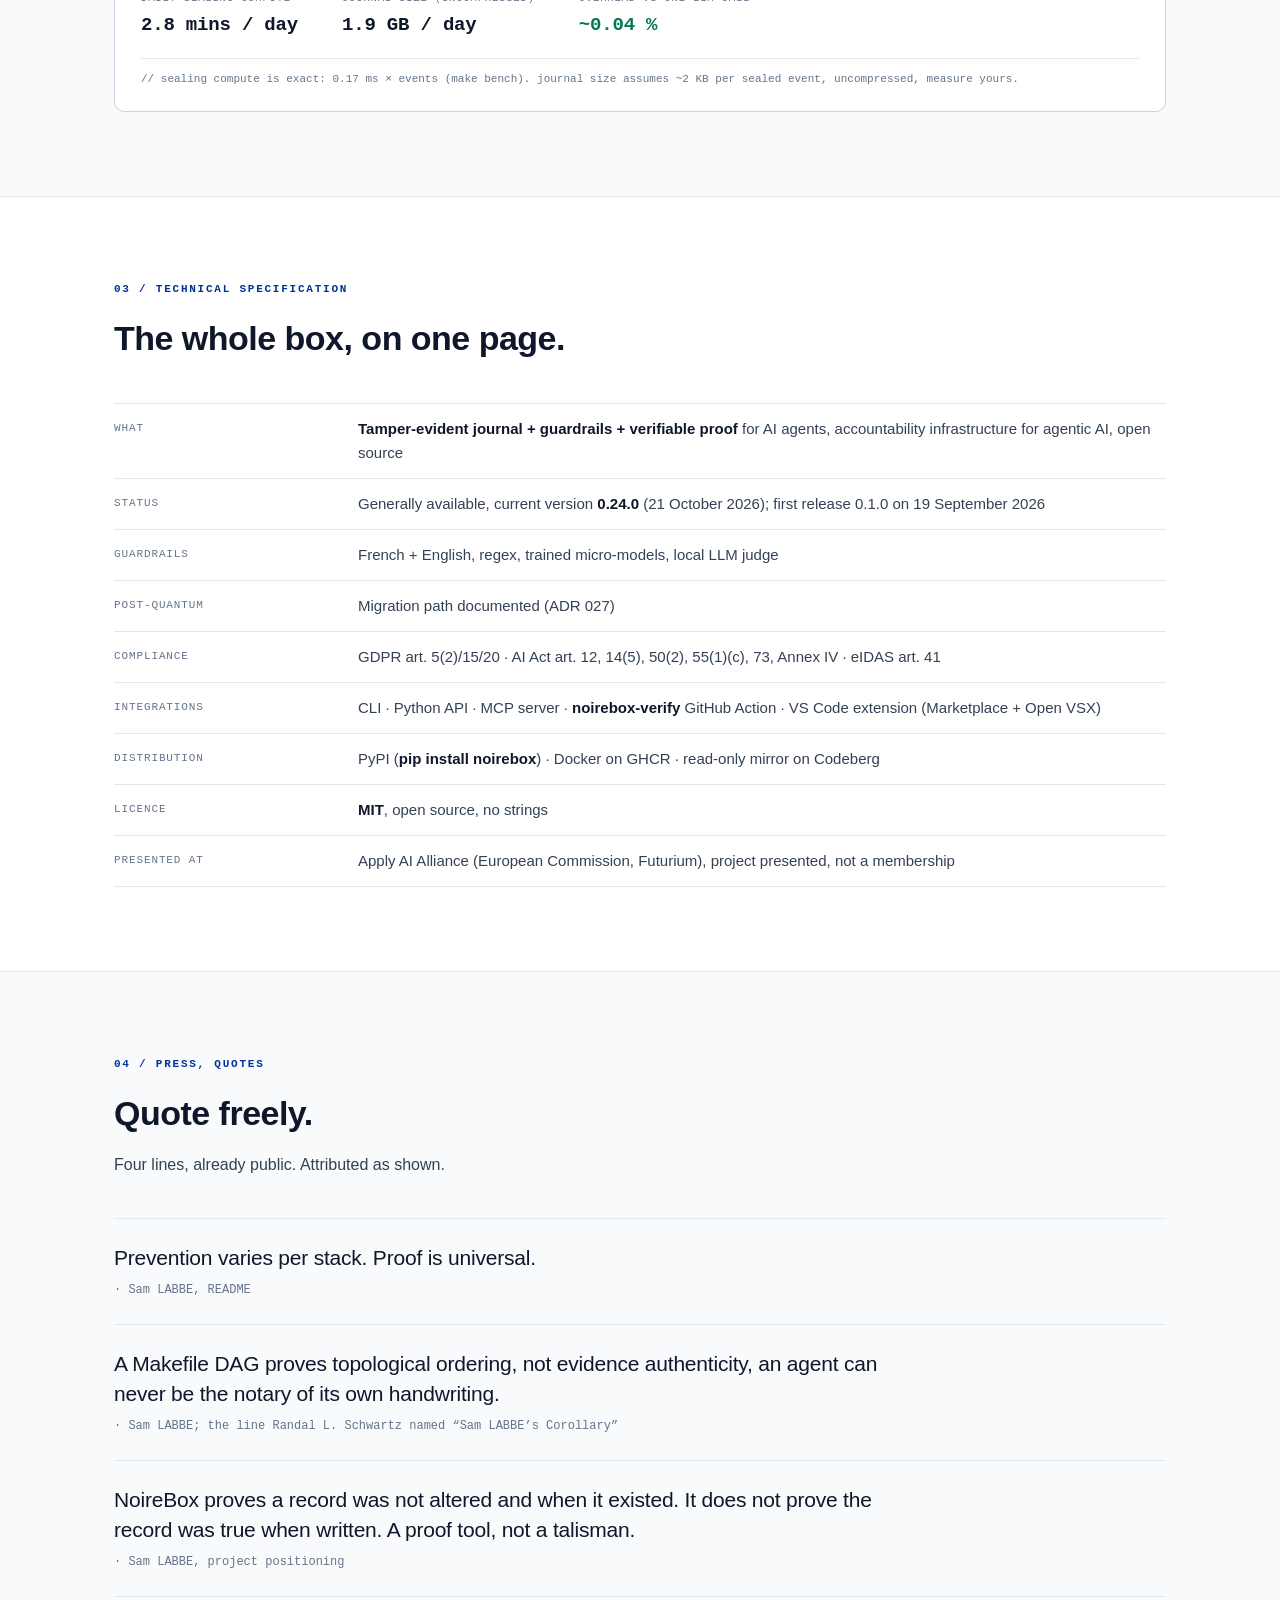
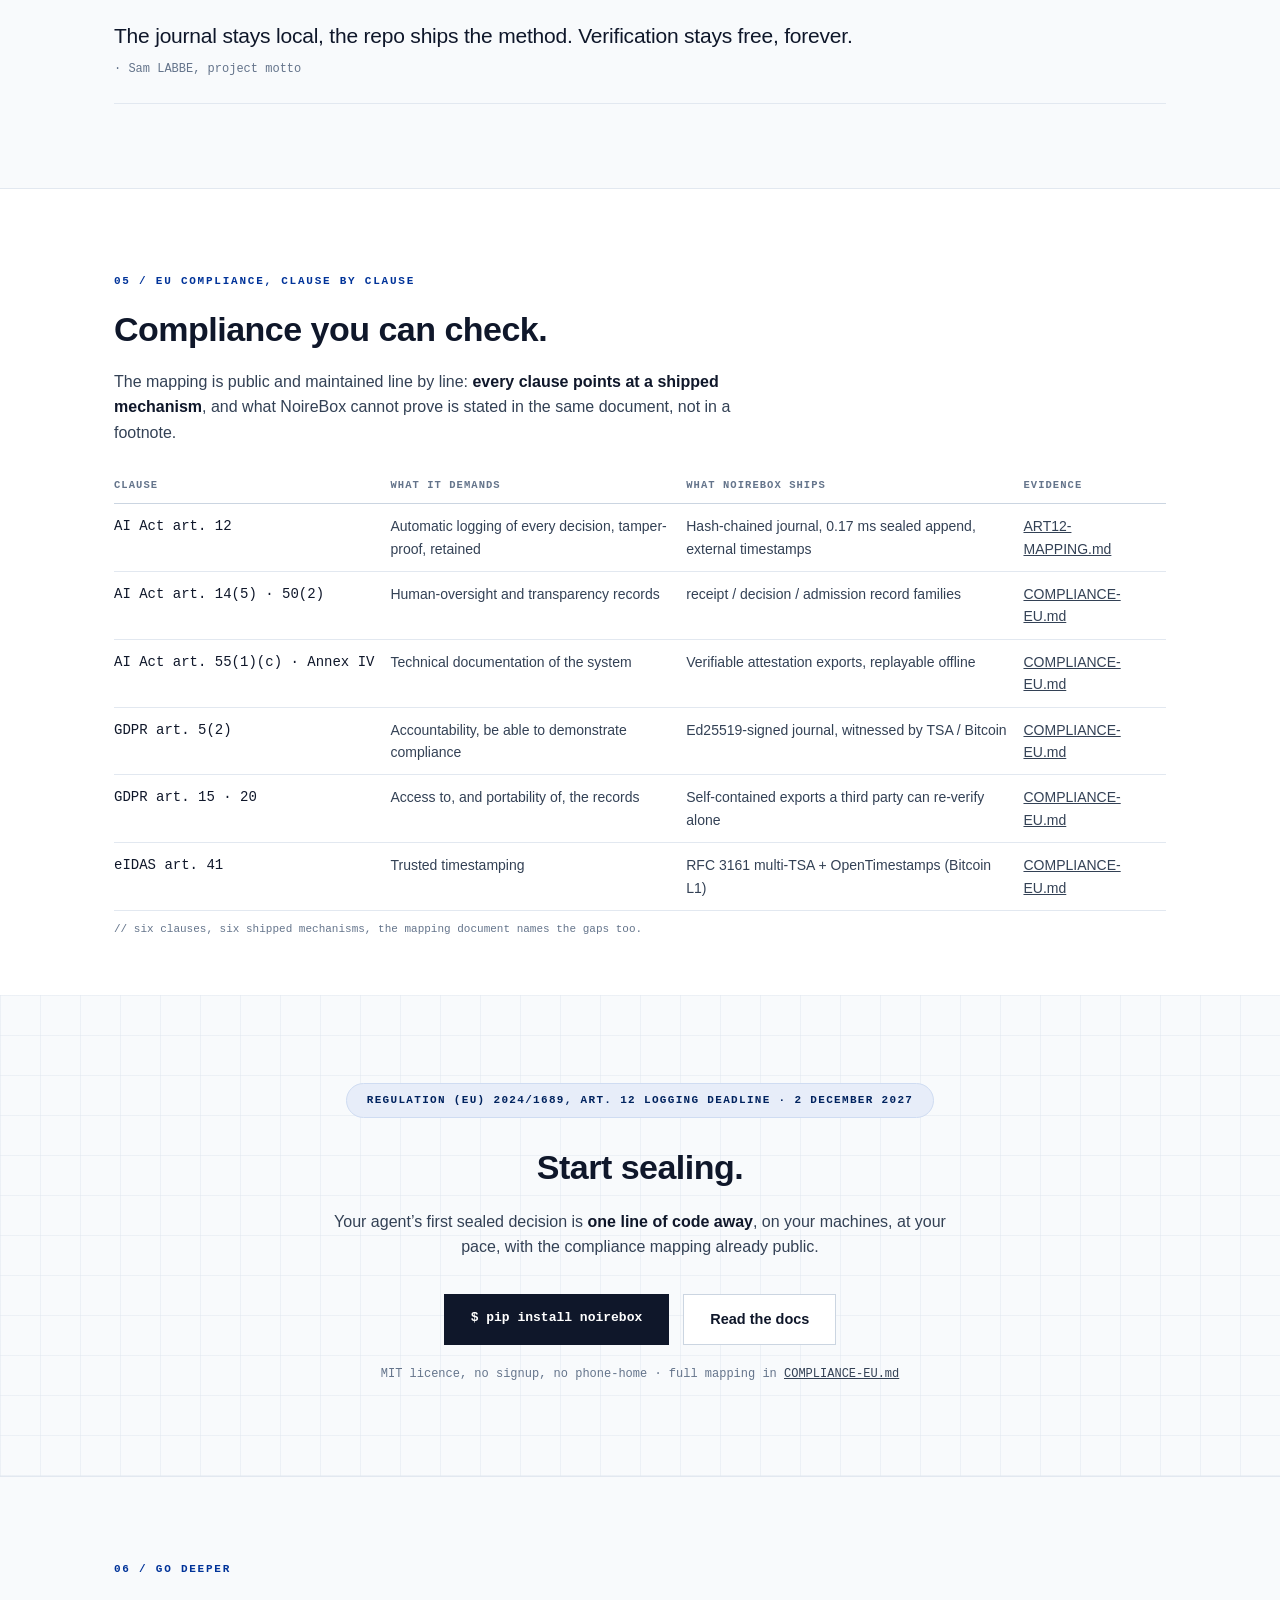
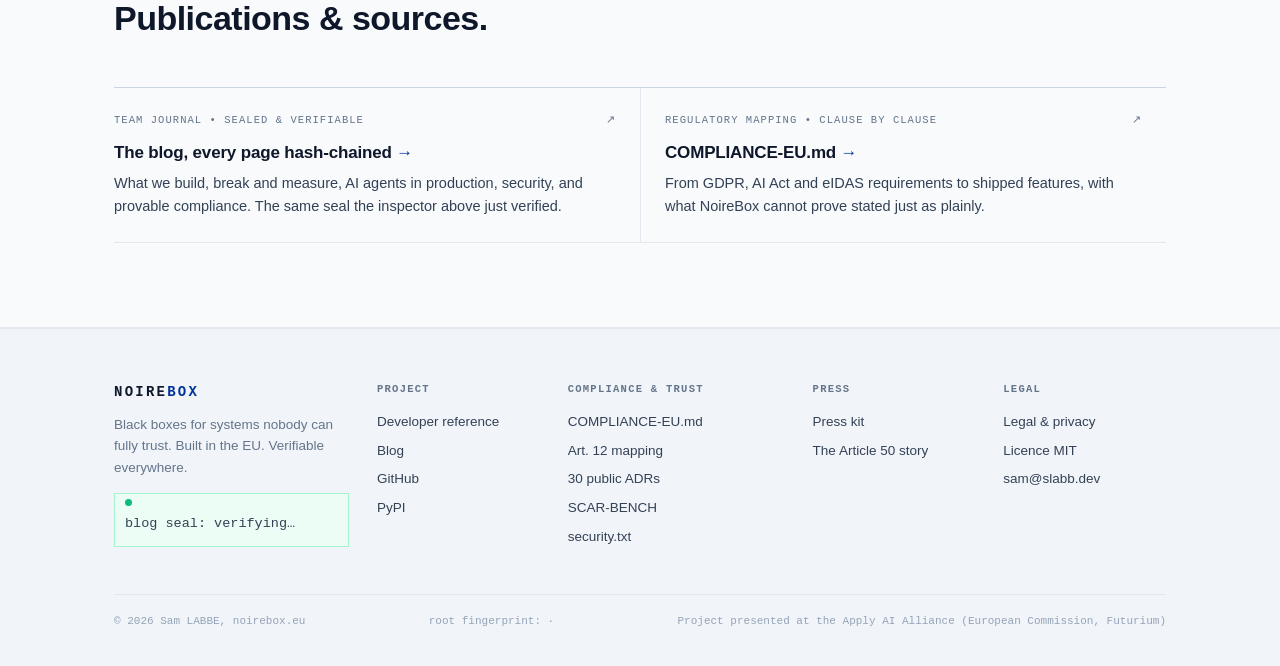
<file: tech.html>
<!DOCTYPE html>
<html lang="en">
<head>
<meta charset="UTF-8">
<meta name="viewport" content="width=device-width, initial-scale=1.0">
<title>NoireBox, the flight data recorder for AI agents | EU AI Act compliance</title>
<meta name="description" content="NoireBox: the open-source flight data recorder for AI agents. Every decision sealed, signed and time-stamped by external witnesses, verifiable offline, without trusting the operator.">
<meta property="og:title" content="NoireBox, the flight data recorder for AI agents">
<meta property="og:description" content="Tamper-evident journal for AI agents, verifiable offline without trusting the operator.">
<meta property="og:type" content="website">
<meta property="og:url" content="https://noirebox.eu/">
<meta name="twitter:card" content="summary">
<meta name="theme-color" content="#ffffff">
<link rel="icon" href="assets/logo-mark.svg" type="image/svg+xml">
<style>
:root {
  --paper: #f8fafc; --paper-2: #f1f5f9; --line: #e2e8f0; --line-strong: #cbd5e1;
  --ink: #0f172a; --ink-950: #090d16; --dim: #334155; --muted: #64748b; --faint: #94a3b8;
  --violet: #003399; --violet-dark: #002b7f; --violet-deep: #00235f; --violet-soft: #e7edf9;
  --good: #047857; --good-bg: #ecfdf5; --good-line: #a7f3d0;
  --bad: #be123c; --bad-bg: #fff1f2; --bad-line: #fecdd3;
  --mono: ui-monospace, SFMono-Regular, Menlo, Consolas, monospace;
  --sans: -apple-system, BlinkMacSystemFont, "Segoe UI", Inter, sans-serif;
}
* { margin: 0; padding: 0; box-sizing: border-box; }
html { scroll-behavior: smooth; }
body { background: var(--paper); color: var(--ink); font-family: var(--sans); font-size: 16px; line-height: 1.6; -webkit-font-smoothing: antialiased; }
::selection { background: var(--violet-soft); color: var(--violet-deep); }
a { color: inherit; }
.wrap { max-width: 1100px; margin: 0 auto; padding: 0 24px; }
.mono { font-family: var(--mono); }
section { scroll-margin-top: 18px; }
.swiss-grid { background-size: 40px 40px; background-image: linear-gradient(to right, rgba(226,232,240,.55) 1px, transparent 1px), linear-gradient(to bottom, rgba(226,232,240,.55) 1px, transparent 1px); }
.crosshair { position: relative; }
.crosshair::before, .crosshair::after { content: '+'; position: absolute; font-family: var(--mono); font-size: 12px; color: var(--faint); pointer-events: none; }
.crosshair::before { top: -7px; left: -5px; }
.crosshair::after { bottom: -7px; right: -5px; }
.pulse { animation: pl 2.2s cubic-bezier(.4,0,.6,1) infinite; }
@keyframes pl { 0%,100% { opacity: 1; } 50% { opacity: .4; } }

/* ── ticker topbar ───────────────────────────── */
.topbar { background: var(--ink-950); color: #e2e8f0; overflow: hidden; white-space: nowrap; border-bottom: 1px solid #1e293b; }
.topbar-track { display: inline-block; padding: 7px 0; font-family: var(--mono); font-size: 11px; letter-spacing: .08em; animation: tick 42s linear infinite; }
.topbar:hover .topbar-track { animation-play-state: paused; }
.topbar-track b { color: #6f8fd4; font-weight: 400; }
@keyframes tick { from { transform: translateX(0); } to { transform: translateX(-50%); } }

/* ── nav ─────────────────────────────────────── */
nav { position: sticky; top: 0; z-index: 30; background: rgba(255,255,255,.92); backdrop-filter: blur(10px); border-bottom: 1px solid var(--line); }
nav .wrap { display: flex; align-items: center; justify-content: space-between; height: 58px; gap: 16px; }
.brand { font-family: var(--mono); font-weight: 700; font-size: 14px; letter-spacing: .16em; text-decoration: none; display: flex; align-items: center; }
.brand em { font-style: normal; color: var(--violet); }
.cube { display: inline-block; width: 20px; height: 20px; background: var(--ink); margin-right: 9px; position: relative; flex: none; }
.cube::after { content: ''; position: absolute; inset: 5px; border: 2px solid #fff; }
.cube::before { content: ''; position: absolute; left: 50%; top: 3px; bottom: 3px; width: 2px; margin-left: -1px; background: #fff; }
.brand:hover .cube { background: var(--violet); }
.ver { font-family: var(--mono); font-size: 9.5px; font-weight: 500; padding: 2px 6px; background: var(--paper-2); border: 1px solid var(--line); color: var(--muted); margin-left: 8px; letter-spacing: .04em; }
.nlinks { display: flex; align-items: center; gap: 24px; }
.nlinks > a { color: var(--dim); text-decoration: none; font-size: 13.5px; font-weight: 500; }
.nlinks > a:hover { color: var(--violet); }
.nright { display: flex; align-items: center; gap: 10px; }
.lang { display: inline-flex; align-items: center; gap: 3px; border: 1px solid var(--line); background: #fff; border-radius: 999px; padding: 3px; }
.lang button { display: inline-flex; align-items: center; gap: 5px; padding: 4px 9px; border-radius: 999px; line-height: 1; }
.lang button b { font-family: var(--mono); font-size: 10px; letter-spacing: .08em; font-weight: 700; color: var(--ink); }
.eusvg { width: 15px; height: 15px; display: block; border-radius: 50%; }
.lang button { border: 0; background: none; padding: 3px 5px; cursor: pointer; opacity: .35; filter: grayscale(1); border-radius: 6px; line-height: 0; transition: opacity .15s, filter .15s; }
.lang button:hover { opacity: .7; }
.lang button.on { opacity: 1; filter: none; box-shadow: 0 0 0 2px rgba(0,51,153,.28); }
.lang svg { width: 21px; height: 14px; border-radius: 2px; display: block; }
.btn-cta { display: inline-block; text-decoration: none; font-family: var(--mono); font-size: 12px; font-weight: 600; padding: 8px 14px; background: var(--ink); color: #fff; border: 1px solid var(--ink); }
.btn-cta:hover { background: var(--violet-dark); border-color: var(--violet-dark); }

/* ── hero ────────────────────────────────────── */
.hero { border-bottom: 1px solid var(--line); padding: 64px 0 56px; text-align: center; }
.eyebrow { display: inline-flex; align-items: center; gap: 8px; padding: 6px 14px; background: #fff; border: 1px solid var(--line); font-family: var(--mono); font-size: 10.5px; font-weight: 600; letter-spacing: .14em; text-transform: uppercase; color: var(--dim); margin-bottom: 26px; }
.eyebrow .dot { width: 8px; height: 8px; border-radius: 50%; background: var(--violet); }
.wordmark { font-family: var(--mono); font-weight: 700; letter-spacing: .1em; font-size: clamp(38px, 8.5vw, 88px); line-height: 1; }
.wordmark em { font-style: normal; color: var(--violet); }
h1 { font-size: clamp(20px, 3.2vw, 29px); font-weight: 700; letter-spacing: -.01em; margin-top: 22px; }
.lede { color: var(--dim); font-size: 16.5px; max-width: 660px; margin: 18px auto 26px; }
.lede strong { color: var(--ink); font-weight: 600; }
.lede code { font-family: var(--mono); font-size: .85em; font-weight: 600; color: var(--ink); background: var(--paper-2); border: 1px solid var(--line); padding: .1em .4em; }
.pills { display: flex; flex-wrap: wrap; justify-content: center; gap: 10px; font-family: var(--mono); font-size: 12px; color: var(--dim); margin-bottom: 30px; }
.pill { display: inline-flex; align-items: center; gap: 6px; padding: 6px 12px; background: #fff; border: 1px solid var(--line); }
.pill svg { width: 13px; height: 13px; color: var(--violet); }
.ctas { display: flex; flex-direction: column; align-items: center; gap: 12px; }
@media (min-width: 720px) { .ctas { flex-direction: row; justify-content: center; } }
.btn-hero { display: inline-flex; align-items: center; gap: 8px; padding: 12px 24px; background: var(--ink); color: #fff; text-decoration: none; font-weight: 600; font-size: 14px; }
.btn-hero:hover { background: var(--violet-dark); }
.install { display: flex; align-items: stretch; background: #fff; border: 1px solid var(--line-strong); }
.install select { border: 0; border-right: 1px solid var(--line); background: transparent; font-family: var(--mono); font-size: 12px; font-weight: 600; color: var(--violet); padding: 0 10px; cursor: pointer; outline: none; }
.install code { font-family: var(--mono); font-size: 12px; color: var(--ink); align-self: center; padding: 10px 6px 10px 12px; user-select: all; }
.install button { border: 0; background: none; color: var(--faint); font-family: var(--mono); font-size: 11px; padding: 0 12px; cursor: pointer; }
.install button:hover { color: var(--ink); }

/* ── inspector ───────────────────────────────── */
.inspect { margin: 8px 0 0; }
.ibar { background: var(--paper-2); border-bottom: 1px solid var(--line); padding: 10px 16px; display: flex; flex-wrap: wrap; align-items: center; justify-content: space-between; gap: 10px; }
.badge { display: inline-flex; align-items: center; gap: 7px; font-family: var(--mono); font-size: 11px; font-weight: 600; padding: 4px 10px; border: 1px solid var(--good-line); background: var(--good-bg); color: var(--good); }
.badge .dot { width: 7px; height: 7px; border-radius: 50%; background: #10b981; }
.badge.broken { border-color: var(--bad-line); background: var(--bad-bg); color: var(--bad); }
.badge.broken .dot { background: #f43f5e; }
.badge.wait { border-color: var(--line-strong); background: #fff; color: var(--muted); }
.badge.wait .dot { background: var(--faint); }
.imeta { font-family: var(--mono); font-size: 11px; color: var(--muted); }
.imeta strong { color: var(--ink); font-weight: 600; }
.ibtns { display: flex; gap: 8px; flex-wrap: wrap; }
.ibtn { display: inline-flex; align-items: center; gap: 6px; font-family: var(--mono); font-size: 11.5px; font-weight: 500; padding: 6px 11px; border: 1px solid var(--bad-line); background: #fff; color: var(--bad); cursor: pointer; }
.ibtn:hover { background: var(--bad-bg); }
.ibtn.go { border-color: var(--violet); background: var(--violet); color: #fff; font-weight: 600; }
.ibtn.go:hover { background: var(--violet-dark); }
.ibody { display: grid; grid-template-columns: minmax(0,5fr) minmax(0,7fr); background: #fff; }
@media (max-width: 900px) { .ibody { grid-template-columns: minmax(0,1fr); } }
.ilist { border-right: 1px solid var(--line); background: rgba(248,250,252,.6); padding: 14px; max-height: 560px; overflow-y: auto; min-width: 0; }
@media (max-width: 900px) { .ilist { border-right: 0; border-bottom: 1px solid var(--line); max-height: 300px; } }
.ilist-h { display: flex; justify-content: space-between; font-family: var(--mono); font-size: 10px; font-weight: 600; letter-spacing: .1em; text-transform: uppercase; color: var(--muted); margin-bottom: 10px; }
.ievt { display: flex; align-items: center; justify-content: space-between; gap: 8px; width: 100%; text-align: left; background: rgba(255,255,255,.7); border: 1px solid var(--line); padding: 9px 11px; margin-bottom: 7px; cursor: pointer; font: inherit; }
.ievt:hover { background: #fff; border-color: var(--line-strong); }
.ievt.sel { background: #fff; border-color: var(--violet); box-shadow: 0 0 0 1px var(--violet); }
.ievt.brok { background: var(--bad-bg); border-color: #fb7185; }
.ievt .nm { font-family: var(--mono); font-size: 12px; font-weight: 600; color: var(--ink); overflow: hidden; text-overflow: ellipsis; white-space: nowrap; }
.ievt .hs { font-family: var(--mono); font-size: 10.5px; color: var(--muted); margin-top: 2px; overflow: hidden; text-overflow: ellipsis; white-space: nowrap; }
.ievt.brok .hs, .ievt.brok .nm { color: var(--bad); }
.ievt .sz { font-family: var(--mono); font-size: 10.5px; color: var(--muted); flex: none; background: var(--paper-2); padding: 2px 6px; }
.idetail { padding: 18px; min-width: 0; }
.idetail-h { display: flex; flex-wrap: wrap; align-items: center; justify-content: space-between; gap: 8px; padding-bottom: 12px; margin-bottom: 14px; border-bottom: 1px solid var(--line); }
.idetail-h .seq { font-family: var(--mono); font-size: 11px; font-weight: 700; padding: 3px 8px; background: var(--ink); color: #fff; }
.idetail-h .tt { font-family: var(--mono); font-size: 13px; font-weight: 700; color: var(--ink); margin-left: 8px; }
.idetail-h .art { font-family: var(--mono); font-size: 10.5px; padding: 3px 9px; background: var(--violet-soft); color: var(--violet-deep); border: 1px solid #cfdcf2; }
.hashes { display: grid; grid-template-columns: minmax(0,1fr) minmax(0,1fr); gap: 10px; margin-bottom: 12px; }
@media (max-width: 640px) { .hashes { grid-template-columns: minmax(0,1fr); } }
.hbox { padding: 9px 11px; background: var(--paper); border: 1px solid var(--line); }
.hbox .lbl { font-family: var(--mono); font-size: 9.5px; text-transform: uppercase; letter-spacing: .08em; color: var(--muted); margin-bottom: 3px; }
.hbox .hv { font-family: var(--mono); font-size: 11px; color: var(--dim); overflow: hidden; text-overflow: ellipsis; white-space: nowrap; }
.hbox.ok { border-color: var(--good-line); background: var(--good-bg); }
.hbox.ok .hv { color: var(--good); font-weight: 600; }
.hbox.ko { border-color: #fb7185; background: var(--bad-bg); }
.hbox.ko .hv { color: var(--bad); font-weight: 600; }
.verdict { display: flex; flex-wrap: wrap; align-items: center; justify-content: space-between; gap: 8px; margin-bottom: 12px; }
.vbadge { font-family: var(--mono); font-size: 11px; font-weight: 700; padding: 5px 11px; }
.vbadge.ok { background: var(--good-bg); color: var(--good); border: 1px solid var(--good-line); }
.vbadge.ko { background: var(--bad-bg); color: var(--bad); border: 1px solid #fb7185; }
.vbadge .t { color: var(--muted); font-weight: 400; }
.payload-lbl { display: flex; justify-content: space-between; font-family: var(--mono); font-size: 10px; letter-spacing: .08em; text-transform: uppercase; color: var(--muted); margin-bottom: 5px; }
.payload { font-family: var(--mono); font-size: 11px; line-height: 1.55; background: var(--ink-950); color: #e2e8f0; padding: 13px 15px; overflow-x: auto; white-space: pre-wrap; word-break: break-all; max-height: 150px; overflow-y: auto; }
.ifoot { padding-top: 12px; margin-top: 4px; border-top: 1px solid var(--line); display: flex; flex-wrap: wrap; justify-content: space-between; gap: 8px; font-family: var(--mono); font-size: 10.5px; color: var(--muted); }
.ifoot b { color: var(--dim); font-weight: 500; }
.inote { text-align: center; font-family: var(--mono); font-size: 11px; color: var(--muted); padding: 10px 16px 14px; background: #fff; border-top: 1px solid var(--line); }
.inote b { color: var(--violet); font-weight: 600; }

/* ── sections ────────────────────────────────── */
.sec { padding: 84px 0; border-bottom: 1px solid var(--line); }
.sec-alt { background: #fff; }
.kicker { font-family: var(--mono); font-size: 11px; font-weight: 600; letter-spacing: .16em; text-transform: uppercase; color: var(--violet); margin-bottom: 12px; }
h2 { font-size: clamp(25px, 3.6vw, 34px); font-weight: 700; letter-spacing: -.015em; }
.sec-lede { color: var(--dim); max-width: 640px; margin-top: 12px; font-size: 16px; }
.sec-lede strong { color: var(--ink); font-weight: 600; }

.rows { margin-top: 46px; border-top: 1px solid var(--line-strong); }
.row { display: grid; grid-template-columns: 250px 1fr; gap: 26px; padding: 26px 12px; border-bottom: 1px solid var(--line); }
.row:hover { background: rgba(241,245,249,.6); }
.row .n { font-family: var(--mono); font-size: 11px; font-weight: 700; color: var(--violet); display: block; margin-bottom: 5px; }
.row h3 { font-size: 16px; font-weight: 700; letter-spacing: -.01em; }
.row p { color: var(--dim); font-size: 14.5px; }
.row p strong { color: var(--ink); font-weight: 600; }
.formula { display: inline-flex; font-family: var(--mono); font-size: 11.5px; color: var(--muted); background: var(--paper-2); border: 1px solid var(--line); padding: 6px 11px; margin-top: 12px; }
.tags { display: flex; flex-wrap: wrap; gap: 8px; margin-top: 12px; }
.tag { font-family: var(--mono); font-size: 11px; font-weight: 500; padding: 4px 10px; background: var(--violet-soft); color: var(--violet-deep); border: 1px solid #cfdcf2; }

.calc { border: 1px solid var(--line-strong); background: #fff; border-radius: 10px; padding: 22px 26px; margin-top: 34px; }
.calc label { display: block; font-family: var(--mono); font-size: 12px; font-weight: 600; letter-spacing: .06em; text-transform: uppercase; color: var(--dim); }
.calc label b { color: var(--violet); font-weight: 700; }
.calc input[type=range] { width: min(420px, 100%); margin-top: 12px; accent-color: var(--violet); cursor: pointer; }
.calc-out { display: flex; flex-wrap: wrap; gap: 26px 44px; margin-top: 20px; }
.calc-out .co span { display: block; font-family: var(--mono); font-size: 10.5px; letter-spacing: .08em; text-transform: uppercase; color: var(--muted); margin-bottom: 3px; }
.calc-out .co strong { font-family: var(--mono); font-size: 19px; color: var(--ink); letter-spacing: -.01em; }
.calc-out .co strong.g { color: var(--good); }
.calc-note { font-family: var(--mono); font-size: 11px; color: var(--muted); margin-top: 18px; border-top: 1px solid var(--line); padding-top: 12px; }
.benchcard { background: #fff; border: 1px solid var(--line-strong); border-radius: 12px; padding: 34px 38px; margin-top: 34px; }
.benchhead { display: grid; grid-template-columns: auto 1fr; gap: 38px; align-items: center; padding-bottom: 26px; margin-bottom: 8px; border-bottom: 1px solid var(--line); }
.benchhead .bignum { margin: 0; }
.benchhead .bignum b { font-size: clamp(58px, 8vw, 100px); }
.bh { font-size: 18px; font-weight: 600; color: var(--ink); letter-spacing: -.01em; margin-bottom: 8px; line-height: 1.35; }
.bs { color: var(--dim); font-size: 14.5px; max-width: 620px; }
.bs strong { color: var(--ink); font-family: var(--mono); }
.bs code { font-family: var(--mono); background: var(--paper-2); border: 1px solid var(--line); padding: .05em .35em; border-radius: 4px; }
.benchcard table { margin-top: 14px; }
@media (max-width: 900px) { .benchcard { padding: 22px 18px; } .benchhead { grid-template-columns: 1fr; gap: 14px; } }
.bignum { display: flex; align-items: baseline; gap: 20px; margin: 38px 0 8px; }
.bignum b { font-family: var(--mono); font-weight: 700; font-size: clamp(46px, 7vw, 78px); letter-spacing: -.03em; color: #6d28d9; }
.bignum b small { font-size: clamp(18px, 2.6vw, 30px); font-weight: 600; color: var(--dim); letter-spacing: 0; }
.bignum span { color: var(--dim); font-size: 15px; max-width: 380px; }
table { width: 100%; border-collapse: collapse; margin-top: 30px; font-size: 14px; }
th { text-align: left; font-family: var(--mono); font-size: 10.5px; font-weight: 600; text-transform: uppercase; letter-spacing: .1em; color: var(--muted); border-bottom: 1px solid var(--line-strong); padding: 0 16px 9px 0; }
td { border-bottom: 1px solid var(--line); padding: 11px 16px 11px 0; vertical-align: top; color: var(--dim); }
td.m { font-family: var(--mono); color: var(--ink); white-space: nowrap; }
td.v { font-family: var(--mono); color: var(--violet-dark); font-weight: 600; white-space: nowrap; }
td a { color: var(--dim); }
td a:hover { color: var(--violet); }
.tfoot { font-family: var(--mono); font-size: 11px; color: var(--muted); margin-top: 10px; }

.dl { margin-top: 38px; }
.dl-row { display: grid; grid-template-columns: 220px 1fr; gap: 24px; padding: 13px 0; border-top: 1px solid var(--line); }
.dl-row:last-child { border-bottom: 1px solid var(--line); }
.dl-row dt { font-family: var(--mono); font-size: 11px; letter-spacing: .08em; text-transform: uppercase; color: var(--muted); padding-top: 3px; }
.dl-row dd { color: var(--dim); font-size: 15px; }
.dl-row dd strong { color: var(--ink); font-weight: 600; }

.qs { margin-top: 40px; }
.q { padding: 24px 0; border-top: 1px solid var(--line); }
.q:last-child { border-bottom: 1px solid var(--line); }
.q p { font-size: clamp(17px, 2.3vw, 21px); font-weight: 500; letter-spacing: -.01em; line-height: 1.4; max-width: 780px; }
.q cite { display: block; font-style: normal; font-family: var(--mono); font-size: 12px; color: var(--muted); margin-top: 9px; }

.startswiss { padding: 88px 0 92px; border-bottom: 1px solid var(--line); text-align: center; }
.startpill { display: inline-block; font-family: var(--mono); font-size: 11px; font-weight: 600; letter-spacing: .12em; text-transform: uppercase; color: var(--violet-deep); background: var(--violet-soft); border: 1px solid #cfdcf2; border-radius: 999px; padding: 8px 20px; margin-bottom: 22px; }
.startswiss h2 { margin-bottom: 14px; }
.startswiss .sec-lede { margin-left: auto; margin-right: auto; }
.use .sec-lede { margin-left: auto; margin-right: auto; }
.maptags { display: flex; flex-wrap: wrap; justify-content: center; gap: 10px; margin: 30px 0 34px; }
.maptag { font-family: var(--mono); font-size: 12px; font-weight: 500; padding: 7px 14px; background: #fff; border: 1px solid var(--line-strong); color: var(--dim); }
.maptag b { color: var(--violet-deep); font-weight: 600; }
.ctas2 { display: flex; justify-content: center; gap: 14px; flex-wrap: wrap; }
.btn2 { display: inline-block; text-decoration: none; font-size: 14.5px; font-weight: 600; padding: 13px 26px; border: 1px solid var(--line-strong); background: #fff; color: var(--ink); }
.btn2:hover { border-color: var(--ink); }
.btn2.primary { background: var(--ink); border-color: var(--ink); color: #fff; font-family: var(--mono); font-size: 13px; }
.btn2.primary:hover { background: var(--violet-dark); border-color: var(--violet-dark); }
.usenote { font-family: var(--mono); font-size: 12px; color: var(--muted); margin-top: 20px; }
.usenote a { color: var(--dim); }

.learn { display: grid; grid-template-columns: 1fr 1fr; margin-top: 42px; border-top: 1px solid var(--line-strong); }
.lm { padding: 24px 24px 24px 0; border-bottom: 1px solid var(--line); text-decoration: none; display: block; }
.lm + .lm { padding-left: 24px; border-left: 1px solid var(--line); }
.lm .cat { font-family: var(--mono); font-size: 10.5px; letter-spacing: .1em; text-transform: uppercase; color: var(--muted); display: flex; justify-content: space-between; margin-bottom: 10px; }
.lm h3 { font-size: 17px; font-weight: 700; letter-spacing: -.01em; }
.lm:hover h3 { color: var(--violet-dark); }
.lm h3::after { content: ' →'; color: var(--violet); }
.lm p { color: var(--dim); font-size: 14.5px; margin-top: 6px; }

footer { background: var(--paper-2); padding: 52px 0 36px; border-top: 1px solid var(--line); }
.fgrid { display: grid; grid-template-columns: 1.3fr .9fr 1.2fr .9fr .9fr; gap: 28px; }
.fcol h4 { font-family: var(--mono); font-size: 10.5px; letter-spacing: .12em; text-transform: uppercase; color: var(--muted); margin-bottom: 13px; }
.fcol a, .fcol span { display: block; color: var(--dim); text-decoration: none; font-size: 13.5px; margin-bottom: 7px; }
.fcol a:hover { color: var(--violet); }
.fbrand { font-family: var(--mono); font-weight: 700; font-size: 14px; letter-spacing: .16em; margin-bottom: 10px; }
.fbrand em { font-style: normal; color: var(--violet); }
.fnote { color: var(--muted); font-size: 13.5px; margin-bottom: 14px; max-width: 300px; }
.fstatus { display: inline-flex; align-items: center; gap: 7px; font-family: var(--mono); font-size: 11px; color: var(--good); background: var(--good-bg); border: 1px solid var(--good-line); padding: 5px 10px; }
.fbase { border-top: 1px solid var(--line); margin-top: 40px; padding-top: 18px; display: flex; justify-content: space-between; flex-wrap: wrap; gap: 10px; font-family: var(--mono); font-size: 11px; color: var(--faint); }
.fbase b { color: var(--dim); font-weight: 500; }

@media (max-width: 900px) {
  .hero { padding: 48px 0 44px; }
  .nlinks { display: none; }
  .row { grid-template-columns: 1fr; gap: 8px; padding: 20px 4px; }
  .dl-row { grid-template-columns: 1fr; gap: 4px; }
  .learn { grid-template-columns: 1fr; }
  .lm + .lm { padding-left: 0; border-left: none; }
  .fgrid { grid-template-columns: 1fr 1fr; }
  .sec { padding: 56px 0; }
  /* tables: scroll horizontally instead of overflowing or hiding the evidence column */
  table { display: block; width: max-content; max-width: 100%; overflow-x: auto; -webkit-overflow-scrolling: touch; }
  th { padding: 0 14px 8px 0; }
  td { padding: 10px 14px 10px 0; }
}
@media (max-width: 640px) {
  .wrap { padding: 0 16px; }
  .ver { display: none; }
  .btn-out { display: none; }
  .btn-cta { padding: 7px 12px; font-size: 12px; }
  .fgrid { grid-template-columns: 1fr; gap: 20px; }
  .calc { padding: 16px 14px; }
  .calc-out { gap: 14px 22px; }
  .calc-out .co strong { font-size: 17px; }
  .bignum b { font-size: clamp(40px, 12vw, 64px); }
  .bignum span { font-size: 13.5px; }
  .startswiss { padding: 64px 0 68px; }
  .wordmark { letter-spacing: .04em; }
}
</style>
</head>
<body>

<div class="topbar" aria-hidden="true">
  <div class="topbar-track">
    <b>+++</b> EU AI Act art. 12, automatic logging obligations are in force <b>+++</b> NoireBox v0.24.0, 473 tests, 0 failing <b>+++</b> 0.17 ms per sealed append, public benchmark <b>+++</b> verify the live seal below, in your browser, right now <b>+++</b>&nbsp;
    <b>+++</b> EU AI Act art. 12, automatic logging obligations are in force <b>+++</b> NoireBox v0.24.0, 473 tests, 0 failing <b>+++</b> 0.17 ms per sealed append, public benchmark <b>+++</b> verify the live seal below, in your browser, right now <b>+++</b>&nbsp;
  </div>
</div>

<nav>
  <div class="wrap">
    <a class="brand" href="index.html"><span class="cube"></span>NOIRE<em>BOX</em><span class="ver">v0.24.0</span></a>
    <div class="nlinks">
      <a href="#proof" data-i18n="nav.proof">Architecture</a>
      <a href="#performance" data-i18n="nav.bench">Benchmarks (0.17 ms)</a>
      <a href="#information" data-i18n="nav.specs">Specifications</a>
      <a href="#use" data-i18n="nav.compliance">EU compliance</a>
      <a href="https://code.noirebox.eu/">Docs ↗</a>
    </div>
    <div class="nright">
      <div class="lang" role="group" aria-label="Language">
        <button id="lang-en" class="on" onclick="setLang('en')" title="English" aria-label="English"><svg class="eusvg" viewBox="0 0 100 100" aria-hidden="true"><circle cx="50" cy="50" r="50" fill="#003399"/><path id="euB-en" fill="#FFCC00" d="M50 9 52.23 14.93 58.56 15.22 53.61 19.17 55.29 25.28 50 21.8 44.71 25.28 46.39 19.17 41.44 15.22 47.77 14.93 Z"/><use href="#euB-en" transform="rotate(30 50 50)"/><use href="#euB-en" transform="rotate(60 50 50)"/><use href="#euB-en" transform="rotate(90 50 50)"/><use href="#euB-en" transform="rotate(120 50 50)"/><use href="#euB-en" transform="rotate(150 50 50)"/><use href="#euB-en" transform="rotate(180 50 50)"/><use href="#euB-en" transform="rotate(210 50 50)"/><use href="#euB-en" transform="rotate(240 50 50)"/><use href="#euB-en" transform="rotate(270 50 50)"/><use href="#euB-en" transform="rotate(300 50 50)"/><use href="#euB-en" transform="rotate(330 50 50)"/></svg><b>EN</b></button>
        <button id="lang-fr" onclick="setLang('fr')" title="Français" aria-label="Français"><svg class="eusvg" viewBox="0 0 100 100" aria-hidden="true"><circle cx="50" cy="50" r="50" fill="#003399"/><path id="euB-fr" fill="#FFCC00" d="M50 9 52.23 14.93 58.56 15.22 53.61 19.17 55.29 25.28 50 21.8 44.71 25.28 46.39 19.17 41.44 15.22 47.77 14.93 Z"/><use href="#euB-fr" transform="rotate(30 50 50)"/><use href="#euB-fr" transform="rotate(60 50 50)"/><use href="#euB-fr" transform="rotate(90 50 50)"/><use href="#euB-fr" transform="rotate(120 50 50)"/><use href="#euB-fr" transform="rotate(150 50 50)"/><use href="#euB-fr" transform="rotate(180 50 50)"/><use href="#euB-fr" transform="rotate(210 50 50)"/><use href="#euB-fr" transform="rotate(240 50 50)"/><use href="#euB-fr" transform="rotate(270 50 50)"/><use href="#euB-fr" transform="rotate(300 50 50)"/><use href="#euB-fr" transform="rotate(330 50 50)"/></svg><b>FR</b></button>
      </div>
      <a class="btn-cta" href="#use" data-i18n="nav.cta">Start sealing</a>
      <a class="btn-out" href="client.html" data-i18n="nav.plain">Plain-words version</a>
    </div>
  </div>
</nav>

<header class="hero swiss-grid">
  <div class="wrap">
    <div class="eyebrow"><span class="dot"></span><span data-i18n="hero.eyebrow">Cryptographic audit trail • EU AI Act art. 12 mapped</span></div>
    <div class="wordmark">NOIRE<em>BOX</em></div>
    <h1 data-i18n="hero.h1">The flight data recorder for AI agents.</h1>
    <p class="lede" data-i18n-html="hero.lede">A tamper-evident journal where every decision an agent takes is <strong>sealed, signed and time-stamped by external witnesses</strong>, and anyone can replay the proof <strong>offline, without trusting the operator</strong>, for <code>0.17&nbsp;ms</code> per sealed event.</p>
    <div class="pills">
      <span class="pill"><svg fill="none" stroke="currentColor" viewBox="0 0 24 24"><path stroke-linecap="round" stroke-linejoin="round" stroke-width="2" d="M9 12l2 2 4-4m5.6-4A11.96 11.96 0 0112 2.9 11.96 11.96 0 013 9c0 5.6 3.8 10.3 9 11.6 5.2-1.3 9-6 9-11.6 0-1-.1-2-.4-3"/></svg><span data-i18n="hero.pill1">Ed25519 signed</span></span>
      <span class="pill"><svg fill="none" stroke="currentColor" viewBox="0 0 24 24"><path stroke-linecap="round" stroke-linejoin="round" stroke-width="2" d="M13.8 10.2a4 4 0 00-5.6 0l-4 4a4 4 0 105.6 5.6l1.1-1.1m-.7-4.9a4 4 0 005.6 0l4-4a4 4 0 00-5.6-5.6l-1.1 1.1"/></svg><span data-i18n="hero.pill2">SHA-256 hash-chained</span></span>
      <span class="pill"><svg fill="none" stroke="currentColor" viewBox="0 0 24 24"><path stroke-linecap="round" stroke-linejoin="round" stroke-width="2" d="M5 13l4 4L19 7"/></svg><span data-i18n="hero.pill3">Offline verifiable</span></span>
      <span class="pill"><svg fill="none" stroke="currentColor" viewBox="0 0 24 24"><circle cx="12" cy="12" r="9"/><path stroke-linecap="round" stroke-width="2" d="M12 7v5l3 3"/></svg><span data-i18n="hero.pill4">RFC 3161 + Bitcoin timestamps</span></span>
    </div>
    <div class="ctas">
      <a class="btn-hero" href="#inspector"><span data-i18n="hero.cta1">Inspect the live seal</span> ↓</a>
      <div class="install">
        <select id="sdk" aria-label="Install source" onchange="updInstall()">
          <option value="pip">PyPI</option>
          <option value="docker">Docker</option>
          <option value="action">GitHub Action</option>
        </select>
        <code id="install-cmd">pip install noirebox</code>
        <button id="copybtn" onclick="copyInstall()">copy</button>
      </div>
    </div>
  </div>
</header>

<section class="wrap" id="inspector" style="padding:40px 24px 64px">
  <div class="inspect crosshair" style="border:1px solid var(--line-strong)">
    <div class="ibar">
      <div style="display:flex;align-items:center;gap:12px;flex-wrap:wrap">
        <span class="badge wait" id="chain-badge"><span class="dot pulse"></span><span id="chain-text">LOADING LIVE MANIFEST…</span></span>
        <span class="imeta" id="chain-meta"></span>
      </div>
      <div class="ibtns">
        <button class="ibtn" id="tamper-btn" onclick="toggleTamper()">Simulate 1-byte tamper</button>
        <button class="ibtn go" onclick="verifyAll()">Verify offline (SHA-256)</button>
      </div>
    </div>
    <div class="ibody">
      <div class="ilist">
        <div class="ilist-h"><span data-i18n="ins.listTitle">Sealed files, click to inspect</span><span>seal v1</span></div>
        <div id="evt-list"></div>
      </div>
      <div class="idetail">
        <div class="idetail-h">
          <div><span class="seq" id="d-seq">· </span><span class="tt" id="d-name">no file selected</span></div>
          <span class="art" id="d-art">SHA-256 hash chain</span>
        </div>
        <div class="hashes">
          <div class="hbox"><div class="lbl" data-i18n="ins.manifestHash">Sealed hash (manifest)</div><div class="hv" id="d-sealed">· </div></div>
          <div class="hbox" id="d-comp-box"><div class="lbl" data-i18n="ins.computedHash">Recomputed here, now (SHA-256)</div><div class="hv" id="d-comp">· </div></div>
        </div>
        <div class="verdict">
          <span class="vbadge" id="d-verdict"><span class="t">verdict:</span> ·</span>
          <span class="mono" style="font-size:10.5px;color:var(--muted)" id="d-timing"></span>
        </div>
        <div class="payload-lbl"><span data-i18n="ins.excerpt">First bytes of the live file</span><span id="d-size"></span></div>
        <pre class="payload" id="d-payload">Select a sealed file on the left.</pre>
        <div class="ifoot">
          <span>head: <b id="d-head">· </b></span>
          <span>sig: <b>ed25519</b> <span id="d-fp"></span></span>
        </div>
      </div>
    </div>
    <div class="inote" data-i18n-html="ins.note">This is not a mockup. The files are fetched live from <b>blog.noirebox.eu</b> and hashed in <b>your browser</b>, nothing is sent anywhere, no account, no trust required. Change one byte anywhere in a file and the recomputed hash diverges from the sealed one.</div>
  </div>
</section>

<section class="sec sec-alt" id="proof">
  <div class="wrap">
    <p class="kicker" data-i18n="s1.kicker">01 / Architecture &amp; trust</p>
    <h2 data-i18n="s1.title">Proof, not promises.</h2>
    <p class="sec-lede" data-i18n-html="s1.lede">Nothing here asks for trust. Every claim on this page maps to an artifact you can inspect, replay, or break on purpose, <strong>the inspector above is the product, running live</strong>.</p>
    <div class="rows">
      <div class="row">
        <div><span class="n">01</span><h3 data-i18n="s1.r1t">Tamper-evident by construction</h3></div>
        <div><p data-i18n-html="s1.r1d">Every sealed append extends a <strong>SHA-256 hash chain</strong>. Change one byte anywhere in the history and the chain breaks, visibly, on replay. No configuration, no option to disable.</p>
        <span class="formula">H(n) = SHA256( H(n-1) ‖ SHA256(bytes_n) )</span></div>
      </div>
      <div class="row">
        <div><span class="n">02</span><h3 data-i18n="s1.r2t">Witnessed from the outside</h3></div>
        <div><p data-i18n-html="s1.r2d"><strong>Ed25519 signatures</strong>, RFC 3161 multi-TSA and OpenTimestamps (Bitcoin). The record is anchored to something nobody, including the operator, can rewrite later.</p>
        <span class="formula">RFC 8032 Ed25519 • RFC 3161 • OpenTimestamps → Bitcoin L1</span></div>
      </div>
      <div class="row">
        <div><span class="n">03</span><h3 data-i18n="s1.r3t">Verifiable offline, forever</h3></div>
        <div><p data-i18n-html="s1.r3d">Auditors replay any record on an <strong>air-gapped laptop</strong>: <code>verify.py</code> is stdlib-only, the browser page above is dependency-free. Zero network calls to verify, zero dependency on NoireBox infrastructure.</p>
        <span class="formula">$ python3 verify.py https://blog.noirebox.eu</span></div>
      </div>
      <div class="row">
        <div><span class="n">04</span><h3 data-i18n="s1.r4t">An honest scope, mapped to EU law</h3></div>
        <div><p data-i18n-html="s1.r4d">NoireBox proves a record was <strong>not altered</strong> and <strong>when it existed</strong>. It does not prove the record was true when written, <em>undecidable</em> is a first-class outcome, never folded into a green check. Every EU requirement is mapped to a shipped feature in <strong>COMPLIANCE-EU.md</strong>.</p>
        <div class="tags">
          <span class="tag">AI Act art. 12</span><span class="tag">art. 14(5)</span><span class="tag">art. 50(2)</span><span class="tag">art. 55(1)(c)</span><span class="tag">art. 73</span><span class="tag">GDPR art. 5(2)/15/20</span><span class="tag">eIDAS art. 41</span>
        </div></div>
      </div>
    </div>
  </div>
</section>

<section class="sec" id="performance">
  <div class="wrap">
    <p class="kicker" data-i18n="s2.kicker">02 / Performance &amp; overhead</p>
    <h2 data-i18n="s2.title">Fast enough to seal everything.</h2>
    <div class="benchcard">
      <div class="benchhead">
        <div class="bignum"><b>0.17<small>&nbsp;ms</small></b></div>
        <div>
          <p class="bh" data-i18n="s2.bh">Median time to seal one event, hash + Ed25519 signature + SQLite commit.</p>
          <p class="bs" data-i18n-html="s2.bs">A typical LLM call takes <strong>450–2,500&nbsp;ms</strong> to produce its first token. Sealing the decision costs <strong>~0.04&nbsp;%</strong> of that, and it happens on <strong>every</strong> decision, not just the ones anyone remembers. Reproducible with <code>make bench</code>, on your own hardware.</p>
        </div>
      </div>
      <table>
      <thead><tr><th data-i18n="s2.th1">Verified number</th><th data-i18n="s2.th2">Value</th><th data-i18n="s2.th3">What it covers</th><th data-i18n="s2.th4">How to check</th></tr></thead>
      <tbody>
        <tr><td class="m" data-i18n="s2.r1m">Sealed append</td><td class="v">0.17 ms</td><td data-i18n="s2.r1c">Hash-chain write, in process</td><td><a href="https://github.com/noirebox/noirebox/blob/main/Makefile" target="_blank" rel="noopener">make bench</a></td></tr>
        <tr><td class="m" data-i18n="s2.r2m">Automated tests</td><td class="v">473</td><td data-i18n="s2.r2c">CI on every push, 0 failing</td><td><a href="https://github.com/noirebox/noirebox/actions" target="_blank" rel="noopener">CI runs</a></td></tr>
        <tr><td class="m" data-i18n="s2.r3m">Architecture decisions</td><td class="v">30 ADRs</td><td data-i18n="s2.r3c">Public, each with rejected alternatives</td><td><a href="https://github.com/noirebox/noirebox/blob/main/docs/ADRs.md" target="_blank" rel="noopener">docs/adr</a></td></tr>
        <tr><td class="m" data-i18n="s2.r4m">Releases</td><td class="v">22</td><td data-i18n="s2.r4c">Every one in the changelog since 0.1.0</td><td><a href="https://github.com/noirebox/noirebox/blob/main/CHANGELOG.md" target="_blank" rel="noopener">CHANGELOG.md</a></td></tr>
        <tr><td class="m" data-i18n="s2.r5m">Attack fixtures replayed</td><td class="v">5 SCAR ids</td><td data-i18n="s2.r5c">Ids 43, 45, 89, 110, 114, 16 tests</td><td><a href="https://github.com/noirebox/noirebox/blob/main/docs/SCAR-BENCH.md" target="_blank" rel="noopener">SCAR-BENCH</a></td></tr>
        <tr><td class="m" data-i18n="s2.r6m">Record families</td><td class="v">7</td><td>receipt/0.2.2, decision/0.1, admission/0.1, marking/0.1, retention/0.1, writer/0.1, spec/0.1</td><td><a href="https://code.noirebox.eu/" target="_blank" rel="noopener">reference</a></td></tr>
        <tr><td class="m" data-i18n="s2.r7m">Cryptography</td><td class="v">SHA-256 · Ed25519</td><td data-i18n="s2.r7c">RFC 3161 multi-TSA + OpenTimestamps (Bitcoin)</td><td><a href="https://github.com/noirebox/noirebox/blob/main/docs/COMPLIANCE-EU.md" target="_blank" rel="noopener">COMPLIANCE-EU.md</a></td></tr>
      </tbody>
    </table>
      <p class="tfoot" data-i18n="s2.foot">// every row points at the artifact, not at a claim about the artifact.</p>
    </div>

    <div class="calc">
      <label for="calc-slider" data-i18n-html="s2.calcLabel">Fleet overhead estimator: <b id="calc-events">1,000,000</b> events / day</label>
      <input type="range" id="calc-slider" min="100000" max="10000000" step="100000" value="1000000" oninput="updateCalc()">
      <div class="calc-out">
        <div class="co"><span data-i18n="s2.calcCompute">Daily sealing compute</span><strong id="calc-compute">2.8 mins / day</strong></div>
        <div class="co"><span data-i18n="s2.calcSize">Journal size (uncompressed)</span><strong id="calc-size">1.9 GB / day</strong></div>
        <div class="co"><span data-i18n="s2.calcCall">Overhead vs one LLM call</span><strong class="g">~0.04 %</strong></div>
      </div>
      <p class="calc-note" data-i18n="s2.calcNote">// sealing compute is exact: 0.17 ms × events (make bench). journal size assumes ~2 KB per sealed event, uncompressed, measure yours.</p>
    </div>
  </div>
</section>

<section class="sec sec-alt" id="information">
  <div class="wrap">
    <p class="kicker" data-i18n="s3.kicker">03 / Technical specification</p>
    <h2 data-i18n="s3.title">The whole box, on one page.</h2>
    <dl class="dl">
      <div class="dl-row"><dt data-i18n="s3.d1k">What</dt><dd data-i18n-html="s3.d1v"><strong>Tamper-evident journal + guardrails + verifiable proof</strong> for AI agents, accountability infrastructure for agentic AI, open source</dd></div>
      <div class="dl-row"><dt data-i18n="s3.d2k">Status</dt><dd data-i18n-html="s3.d2v">Generally available, current version <strong>0.24.0</strong> (21 October 2026); first release 0.1.0 on 19 September 2026</dd></div>
      <div class="dl-row"><dt data-i18n="s3.d3k">Guardrails</dt><dd data-i18n-html="s3.d3v">French + English, regex, trained micro-models, local LLM judge</dd></div>
      <div class="dl-row"><dt data-i18n="s3.d4k">Post-quantum</dt><dd data-i18n-html="s3.d4v">Migration path documented (ADR 027)</dd></div>
      <div class="dl-row"><dt data-i18n="s3.d5k">Compliance</dt><dd data-i18n-html="s3.d5v">GDPR art. 5(2)/15/20 · AI Act art. 12, 14(5), 50(2), 55(1)(c), 73, Annex IV · eIDAS art. 41</dd></div>
      <div class="dl-row"><dt data-i18n="s3.d6k">Integrations</dt><dd data-i18n-html="s3.d6v">CLI · Python API · MCP server · <strong>noirebox-verify</strong> GitHub Action · VS Code extension (Marketplace + Open VSX)</dd></div>
      <div class="dl-row"><dt data-i18n="s3.d7k">Distribution</dt><dd data-i18n-html="s3.d7v">PyPI (<strong>pip install noirebox</strong>) · Docker on GHCR · read-only mirror on Codeberg</dd></div>
      <div class="dl-row"><dt data-i18n="s3.d8k">Licence</dt><dd data-i18n-html="s3.d8v"><strong>MIT</strong>, open source, no strings</dd></div>
      <div class="dl-row"><dt data-i18n="s3.d9k">Presented at</dt><dd data-i18n-html="s3.d9v">Apply AI Alliance (European Commission, Futurium), project presented, not a membership</dd></div>
    </dl>
  </div>
</section>

<section class="sec" id="quotes">
  <div class="wrap">
    <p class="kicker" data-i18n="sq.kicker">04 / Press, quotes</p>
    <h2 data-i18n="sq.title">Quote freely.</h2>
    <p class="sec-lede" data-i18n="sq.lede">Four lines, already public. Attributed as shown.</p>
    <div class="qs">
      <blockquote class="q"><p data-i18n="q1">Prevention varies per stack. Proof is universal.</p><cite>·  Sam LABBE, README</cite></blockquote>
      <blockquote class="q"><p data-i18n="q2">A Makefile DAG proves topological ordering, not evidence authenticity, an agent can never be the notary of its own handwriting.</p><cite>·  Sam LABBE; the line Randal L. Schwartz named “Sam LABBE’s Corollary”</cite></blockquote>
      <blockquote class="q"><p data-i18n="q3">NoireBox proves a record was not altered and when it existed. It does not prove the record was true when written. A proof tool, not a talisman.</p><cite>·  Sam LABBE, project positioning</cite></blockquote>
      <blockquote class="q"><p data-i18n="q4">The journal stays local, the repo ships the method. Verification stays free, forever.</p><cite>·  Sam LABBE, project motto</cite></blockquote>
    </div>
  </div>
</section>

<section class="sec sec-alt" id="use" style="border-bottom:none;padding-bottom:56px">
  <div class="wrap">
    <p class="kicker" data-i18n="s4.kicker">05 / EU compliance, clause by clause</p>
    <h2 data-i18n="s4.title">Compliance you can check.</h2>
    <p class="sec-lede" data-i18n-html="s4.lede">The mapping is public and maintained line by line: <strong>every clause points at a shipped mechanism</strong>, and what NoireBox cannot prove is stated in the same document, not in a footnote.</p>
    <table style="margin-top:32px">
      <thead><tr><th data-i18n="s4.th1">Clause</th><th data-i18n="s4.th2">What it demands</th><th data-i18n="s4.th3">What NoireBox ships</th><th data-i18n="s4.th4">Evidence</th></tr></thead>
      <tbody>
        <tr><td class="m">AI Act art. 12</td><td data-i18n="s4.r1d">Automatic logging of every decision, tamper-proof, retained</td><td data-i18n="s4.r1s">Hash-chained journal, 0.17&nbsp;ms sealed append, external timestamps</td><td><a href="https://github.com/noirebox/noirebox/blob/main/docs/ART12-MAPPING.md" target="_blank" rel="noopener">ART12-MAPPING.md</a></td></tr>
        <tr><td class="m">AI Act art. 14(5) · 50(2)</td><td data-i18n="s4.r2d">Human-oversight and transparency records</td><td data-i18n="s4.r2s">receipt / decision / admission record families</td><td><a href="https://github.com/noirebox/noirebox/blob/main/docs/COMPLIANCE-EU.md" target="_blank" rel="noopener">COMPLIANCE-EU.md</a></td></tr>
        <tr><td class="m">AI Act art. 55(1)(c) · Annex IV</td><td data-i18n="s4.r3d">Technical documentation of the system</td><td data-i18n="s4.r3s">Verifiable attestation exports, replayable offline</td><td><a href="https://github.com/noirebox/noirebox/blob/main/docs/COMPLIANCE-EU.md" target="_blank" rel="noopener">COMPLIANCE-EU.md</a></td></tr>
        <tr><td class="m">GDPR art. 5(2)</td><td data-i18n="s4.r4d">Accountability, be able to demonstrate compliance</td><td data-i18n="s4.r4s">Ed25519-signed journal, witnessed by TSA / Bitcoin</td><td><a href="https://github.com/noirebox/noirebox/blob/main/docs/COMPLIANCE-EU.md" target="_blank" rel="noopener">COMPLIANCE-EU.md</a></td></tr>
        <tr><td class="m">GDPR art. 15 · 20</td><td data-i18n="s4.r5d">Access to, and portability of, the records</td><td data-i18n="s4.r5s">Self-contained exports a third party can re-verify alone</td><td><a href="https://github.com/noirebox/noirebox/blob/main/docs/COMPLIANCE-EU.md" target="_blank" rel="noopener">COMPLIANCE-EU.md</a></td></tr>
        <tr><td class="m">eIDAS art. 41</td><td data-i18n="s4.r6d">Trusted timestamping</td><td data-i18n="s4.r6s">RFC 3161 multi-TSA + OpenTimestamps (Bitcoin L1)</td><td><a href="https://github.com/noirebox/noirebox/blob/main/docs/COMPLIANCE-EU.md" target="_blank" rel="noopener">COMPLIANCE-EU.md</a></td></tr>
      </tbody>
    </table>
    <p class="tfoot" data-i18n="s4.foot">// six clauses, six shipped mechanisms, the mapping document names the gaps too.</p>
  </div>
</section>

<div class="startswiss swiss-grid" id="start">
  <div class="wrap">
    <div class="startpill" data-i18n="s4.pill">Regulation (EU) 2024/1689, art. 12 logging deadline · 2 December 2027</div>
    <h2 data-i18n="s4.startTitle">Start sealing.</h2>
    <p class="sec-lede" data-i18n-html="s4.startLede">Your agent’s first sealed decision is <strong>one line of code away</strong>, on your machines, at your pace, with the compliance mapping already public.</p>
    <div class="ctas2" style="margin-top:34px">
      <a class="btn2 primary" href="https://pypi.org/project/noirebox/" target="_blank" rel="noopener">$ pip install noirebox</a>
      <a class="btn2" href="https://code.noirebox.eu/">Read the docs</a>
    </div>
    <p class="usenote" data-i18n-html="s4.note">MIT licence, no signup, no phone-home · full mapping in <a href="https://github.com/noirebox/noirebox/blob/main/docs/COMPLIANCE-EU.md" target="_blank" rel="noopener">COMPLIANCE-EU.md</a></p>
  </div>
</div>

<section class="sec" id="deeper">
  <div class="wrap">
    <p class="kicker" data-i18n="s5.kicker">06 / Go deeper</p>
    <h2 data-i18n="s5.title">Publications &amp; sources.</h2>
    <div class="learn">
      <a class="lm" href="https://blog.noirebox.eu/">
        <span class="cat"><span data-i18n="s5.c1cat">Team journal • sealed &amp; verifiable</span><span>↗</span></span>
        <h3 data-i18n="s5.c1t">The blog, every page hash-chained</h3>
        <p data-i18n="s5.c1d">What we build, break and measure, AI agents in production, security, and provable compliance. The same seal the inspector above just verified.</p>
      </a>
      <a class="lm" href="https://github.com/noirebox/noirebox/blob/main/docs/COMPLIANCE-EU.md" target="_blank" rel="noopener">
        <span class="cat"><span data-i18n="s5.c2cat">Regulatory mapping • clause by clause</span><span>↗</span></span>
        <h3 data-i18n="s5.c2t">COMPLIANCE-EU.md</h3>
        <p data-i18n="s5.c2d">From GDPR, AI Act and eIDAS requirements to shipped features, with what NoireBox cannot prove stated just as plainly.</p>
      </a>
    </div>
  </div>
</section>

<footer>
  <div class="wrap">
    <div class="fgrid">
      <div class="fcol">
        <div class="fbrand">NOIRE<em>BOX</em></div>
        <p class="fnote" data-i18n="f.note">Black boxes for systems nobody can fully trust. Built in the EU. Verifiable everywhere.</p>
        <span class="fstatus" id="f-status"><span style="width:7px;height:7px;border-radius:50%;background:#10b981"></span><span id="f-status-t">blog seal: verifying…</span></span>
      </div>
      <div class="fcol">
        <h4 data-i18n="f.project">Project</h4>
        <a href="https://code.noirebox.eu/">Developer reference</a>
        <a href="https://blog.noirebox.eu/">Blog</a>
        <a href="https://github.com/noirebox/noirebox" target="_blank" rel="noopener">GitHub</a>
        <a href="https://pypi.org/project/noirebox/" target="_blank" rel="noopener">PyPI</a>
      </div>
      <div class="fcol">
        <h4 data-i18n="f.comp">Compliance &amp; trust</h4>
        <a href="https://github.com/noirebox/noirebox/blob/main/docs/COMPLIANCE-EU.md" target="_blank" rel="noopener">COMPLIANCE-EU.md</a>
        <a href="https://github.com/noirebox/noirebox/blob/main/docs/ART12-MAPPING.md" target="_blank" rel="noopener">Art. 12 mapping</a>
        <a href="https://github.com/noirebox/noirebox/blob/main/docs/ADRs.md" target="_blank" rel="noopener">30 public ADRs</a>
        <a href="https://github.com/noirebox/noirebox/blob/main/docs/SCAR-BENCH.md" target="_blank" rel="noopener">SCAR-BENCH</a>
        <a href=".well-known/security.txt">security.txt</a>
      </div>
      <div class="fcol">
        <h4 data-i18n="f.press">Press</h4>
        <a class="l-en" href="press.html">Press kit</a>
        <a class="l-fr" href="presse.html" style="display:none">Dossier de presse</a>
        <a href="article-50.html" data-i18n="f.pressArt">The Article 50 story</a>
      </div>
      <div class="fcol">
        <h4 data-i18n="f.legal">Legal</h4>
        <a href="legal.html" data-i18n="f.legalLink">Legal &amp; privacy</a>
        <a href="https://github.com/noirebox/noirebox/blob/main/LICENSE" target="_blank" rel="noopener">Licence MIT</a>
        <a href="mailto:sam@slabb.dev">sam@slabb.dev</a>
      </div>
    </div>
    <div class="fbase">
      <span>© 2026 Sam LABBE, noirebox.eu</span>
      <span id="f-fp">root fingerprint: ·</span>
      <span data-i18n="f.alliance">Project presented at the Apply AI Alliance (European Commission, Futurium)</span>
    </div>
  </div>
</footer>

<script>
(function(){
  /* ── i18n ─────────────────────────────────── */
  var FR = {
    'nav.plain':'Version sans jargon','nav.proof':'Architecture','nav.bench':'Benchmarks (0,17 ms)','nav.specs':'Spécifications','nav.compliance':'Conformité UE','nav.cta':'Sceller maintenant',
    'hero.eyebrow':'Piste d’audit cryptographique • AI Act UE art. 12 mappé',
    'hero.h1':'L’enregistreur de vol des agents IA.',
    'hero.lede':'Un journal infalsifiable où chaque décision d’un agent est <strong>scellée, signée et horodatée par des témoins externes</strong>, et n’importe qui peut rejouer la preuve <strong>hors-ligne, sans faire confiance à l’opérateur</strong>, pour <code>0,17&nbsp;ms</code> par événement scellé.',
    'hero.pill1':'Signé Ed25519','hero.pill2':'Chaîné SHA-256','hero.pill3':'Vérifiable hors-ligne','hero.pill4':'Horodatage RFC 3161 + Bitcoin',
    'hero.cta1':'Inspecter le sceau en direct',
    'ins.listTitle':'Fichiers scellés, cliquer pour inspecter','ins.manifestHash':'Hash scellé (manifest)','ins.computedHash':'Recalculé ici, maintenant (SHA-256)',
    'ins.excerpt':'Premiers octets du fichier en direct',
    'ins.note':'Ce n’est pas une maquette. Les fichiers sont chargés en direct depuis <b>blog.noirebox.eu</b> et hachés dans <b>votre navigateur</b>, rien n’est envoyé nulle part, aucun compte, aucune confiance requise. Changez un octet n’importe où et le hash recalculé diverge du hash scellé.',
    's1.kicker':'01 / Architecture &amp; confiance','s1.title':'La preuve, pas les promesses.',
    's1.lede':'Rien ici ne demande de la confiance. Chaque affirmation de cette page pointe vers un artefact que vous pouvez inspecter, rejouer ou casser exprès, <strong>l’inspecteur ci-dessus est le produit, en direct</strong>.',
    's1.r1t':'Infalsifiable par construction',
    's1.r1d':'Chaque appendice scellé prolonge une <strong>chaîne de hachage SHA-256</strong>. Changez un octet n’importe où dans l’historique et la chaîne casse, visiblement, au rejeu. Aucune option pour la désactiver.',
    's1.r2t':'Témoin depuis l’extérieur',
    's1.r2d':'Signatures <strong>Ed25519</strong>, RFC 3161 multi-TSA et OpenTimestamps (Bitcoin). Le dossier est ancré à quelque chose que personne, opérateur inclus, ne peut réécrire ensuite.',
    's1.r3t':'Vérifiable hors-ligne, pour toujours',
    's1.r3d':'Les auditeurs rejouent n’importe quel dossier sur un <strong>laptop air-gapped</strong> : <code>verify.py</code> ne dépend que de la stdlib, la page navigateur ci-dessus est sans dépendance. Zéro appel réseau pour vérifier, zéro dépendance à l’infrastructure NoireBox.',
    's1.r4t':'Un périmètre honnête, mappé au droit UE',
    's1.r4d':'NoireBox prouve qu’un dossier n’a <strong>pas été altéré</strong> et <strong>quand il a existé</strong>. Il ne prouve pas que le dossier était vrai au moment de l’écriture, <em>indécidable</em> est un résultat de première classe, jamais fondu dans un check vert. Chaque exigence UE est mappée à une fonctionnalité livrée dans <strong>COMPLIANCE-EU.md</strong>.',
    's2.bh':'Temps médian pour sceller un événement, hachage + signature Ed25519 + commit SQLite.',
    's2.bs':'Un appel LLM typique prend <strong>450–2&nbsp;500&nbsp;ms</strong> avant son premier token. Sceller la décision coûte <strong>~0,04&nbsp;%</strong> de ça, et ça se produit sur <strong>chaque</strong> décision, pas seulement celles dont quelqu’un se souvient. Reproductible avec <code>make bench</code>, sur votre matériel.',
    's2.kicker':'02 / Performance &amp; overhead','s2.title':'Assez rapide pour tout sceller.',
    's2.lede':'par appendice scellé, benchmark public, reproductible avec <b class="mono" style="font-size:13px">make bench</b>. Votre agent scelle chaque décision, pas seulement celles dont il se souvient.',
    's2.th1':'Chiffre vérifié','s2.th2':'Valeur','s2.th3':'Ce que ça couvre','s2.th4':'Comment vérifier',
    's2.r1m':'Appendice scellé','s2.r1c':'Écriture de la chaîne, en process',
    's2.r2m':'Tests automatisés','s2.r2c':'CI à chaque push, 0 en échec',
    's2.r3m':'Décisions d’architecture','s2.r3c':'Publiques, chacune avec les alternatives rejetées',
    's2.r4m':'Versions','s2.r4c':'Toutes dans le changelog depuis la 0.1.0',
    's2.r5m':'Fixtures d’attaque rejouées','s2.r5c':'Ids 43, 45, 89, 110, 114, 16 tests',
    's2.r6m':'Familles de records',
    's2.r7m':'Cryptographie','s2.r7c':'RFC 3161 multi-TSA + OpenTimestamps (Bitcoin)',
    's2.foot':'// chaque ligne pointe vers l’artefact, pas vers une affirmation sur l’artefact.',
    's2.calcLabel':'Estimateur de charge d’une flotte : <b id="calc-events-fr">1&nbsp;000&nbsp;000</b> événements / jour',
    's2.calcCompute':'Calcul de scellement par jour','s2.calcSize':'Taille du journal (non compressé)','s2.calcCall':'Overhead vs un appel LLM',
    's2.calcNote':'// le calcul de scellement est exact : 0,17 ms × événements (make bench). la taille suppose ~2 Ko par événement scellé, non compressé, mesurez la vôtre.',
    's3.kicker':'03 / Fiche technique','s3.title':'Toute la boîte, sur une page.',
    's3.d1k':'Quoi','s3.d1v':'<strong>Journal infalsifiable + garde-fous + preuve vérifiable</strong> pour agents IA, infrastructure de redevabilité pour l’IA agentique, open source',
    's3.d2k':'Statut','s3.d2v':'Disponible, version courante <strong>0.24.0</strong> (21 octobre 2026) ; première version 0.1.0 le 19 septembre 2026',
    's3.d3k':'Garde-fous','s3.d3v':'Français + anglais, regex, micro-modèles entraînés, juge LLM local',
    's3.d4k':'Post-quantique','s3.d4v':'Chemin de migration documenté (ADR 027)',
    's3.d5k':'Conformité','s3.d5v':'RGPD art. 5(2)/15/20 · AI Act art. 12, 14(5), 50(2), 55(1)(c), 73, annexe IV · eIDAS art. 41',
    's3.d6k':'Intégrations','s3.d6v':'CLI · API Python · serveur MCP · <strong>noirebox-verify</strong> GitHub Action · extension VS Code (Marketplace + Open VSX)',
    's3.d7k':'Distribution','s3.d7v':'PyPI (<strong>pip install noirebox</strong>) · Docker sur GHCR · miroir en lecture seule sur Codeberg',
    's3.d8k':'Licence','s3.d8v':'<strong>MIT</strong>, open source, sans condition',
    's3.d9k':'Présenté à','s3.d9v':'Apply AI Alliance (Commission européenne, Futurium), projet présenté, pas une adhésion',
    'sq.kicker':'04 / Presse, citations','sq.title':'Citez librement.','sq.lede':'Quatre lignes, déjà publiques. Attribution telle quelle.',
    'q1':'La prévention varie selon la stack. La preuve est universelle.',
    'q2':'Un DAG de Makefile prouve un ordre topologique, pas l’authenticité d’une preuve, un agent ne peut jamais être le notaire de sa propre écriture.',
    'q3':'NoireBox prouve qu’un dossier n’a pas été altéré et quand il a existé. Il ne prouve pas que le dossier était vrai au moment de l’écriture. Un outil de preuve, pas un talisman.',
    'q4':'Le journal reste local, le dépôt livre la méthode. La vérification reste gratuite, pour toujours.',
    's4.pill':'Règlement (UE) 2024/1689, échéance journalisation art. 12 · 2 décembre 2027','s4.startTitle':'Commencez à sceller.',
    's4.startLede':'La première décision scellée de votre agent est à <strong>une ligne de code</strong>, sur vos machines, à votre rythme, avec le mapping de conformité déjà public.',
    's4.kicker':'05 / Conformité UE, article par article','s4.title':'Une conformité vérifiable.',
    's4.lede':'Le mapping est public et tenu ligne par ligne : <strong>chaque article pointe vers un mécanisme livré</strong>, et ce que NoireBox ne peut pas prouver est énoncé dans le même document, pas dans une note de bas de page.',
    's4.th1':'Article','s4.th2':'Ce qu’il exige','s4.th3':'Ce que NoireBox livre','s4.th4':'Preuve',
    's4.r1d':'Journalisation automatique de chaque décision, infalsifiable, conservée',
    's4.r1s':'Journal chaîné SHA-256, appendice scellé en 0,17&nbsp;ms, horodatage externe',
    's4.r2d':'Records de supervision humaine et de transparence',
    's4.r2s':'Familles de records receipt / decision / admission',
    's4.r3d':'Documentation technique du système',
    's4.r3s':'Exports d’attestation vérifiables, rejouables hors-ligne',
    's4.r4d':'Redevabilité, pouvoir démontrer la conformité',
    's4.r4s':'Journal signé Ed25519, témoigné par TSA / Bitcoin',
    's4.r5d':'Accès aux dossiers et portabilité',
    's4.r5s':'Exports autonomes qu’un tiers peut re-vérifier seul',
    's4.r6d':'Horodatage qualifié',
    's4.r6s':'RFC 3161 multi-TSA + OpenTimestamps (Bitcoin L1)',
    's4.foot':'// six articles, six mécanismes livrés, le document de mapping nomme aussi les manques.',
    's4.note':'Licence MIT, sans inscription, sans téléphone à la maison · mapping complet dans <a href="https://github.com/noirebox/noirebox/blob/main/docs/COMPLIANCE-EU.md" target="_blank" rel="noopener">COMPLIANCE-EU.md</a>',
    's5.kicker':'06 / Aller plus loin','s5.title':'Publications &amp; sources.',
    's5.c1cat':'Journal d’équipe • scellé &amp; vérifiable','s5.c1t':'Le blog, chaque page chaînée',
    's5.c1d':'Ce qu’on construit, casse et mesure, les agents IA en production, la sécurité et la conformité prouvable. Le même sceau que l’inspecteur ci-dessus vient de vérifier.',
    's5.c2cat':'Mapping réglementaire • article par article','s5.c2t':'COMPLIANCE-EU.md',
    's5.c2d':'Des exigences RGPD, AI Act et eIDAS vers les fonctionnalités livrées, avec ce que NoireBox ne peut pas prouver énoncé aussi clairement.',
    'f.note':'Des boîtes noires pour les systèmes envers qui personne ne peut avoir pleinement confiance. Conçu dans l’UE. Vérifiable partout.',
    'f.project':'Projet','f.comp':'Conformité &amp; confiance','f.press':'Presse','f.legal':'Légal',
    'f.pressArt':'L’histoire de l’Article 50','f.legalLink':'Mentions légales &amp; confidentialité',
    'f.alliance':'Projet présenté à l’Apply AI Alliance (Commission européenne, Futurium)'
  };
  var LANG='en';
  window.setLang=function(l){
    try{ localStorage.setItem('nblang', l); }catch(e){}
    if(window.updateCalc) setTimeout(window.updateCalc,0);
    LANG=l;
    document.documentElement.lang=l;
    document.getElementById('lang-en').className = l==='en' ? 'on' : '';
    document.getElementById('lang-fr').className = l==='fr' ? 'on' : '';
    var els=document.querySelectorAll('[data-i18n],[data-i18n-html]');
    for(var i=0;i<els.length;i++){
      var el=els[i], k=el.getAttribute('data-i18n')||el.getAttribute('data-i18n-html');
      if(l==='en'){ var orig=el.getAttribute('data-en-orig'); if(orig!==null){el.innerHTML=orig;} continue; }
      if(el.getAttribute('data-en-orig')===null){ el.setAttribute('data-en-orig', el.innerHTML); }
      if(FR[k]!==undefined){ el.innerHTML=FR[k]; }
    }
    var lf=document.querySelectorAll('.l-fr'), ln=document.querySelectorAll('.l-en');
    for(var j=0;j<lf.length;j++) lf[j].style.display = (l==='fr')?'':'none';
    for(var m=0;m<ln.length;m++) ln[m].style.display = (l==='fr')?'none':'';
    var tb=document.getElementById('tamper-btn');
    tb.textContent = tampered ? 'Restaurer & revérifier' : 'Simuler une altération d’1 octet';
    if(MANIFEST){
      var b=document.getElementById('chain-text').textContent;
      if(b.indexOf('SEAL LOADED')===0) setBadge('', 'SCEAU CHARGÉ • '+MANIFEST.files.length+' FICHIERS SCELLÉS, vérifiez pour confirmer');
    }
  };
  var savedL=null; try{ savedL=localStorage.getItem('nblang'); }catch(e){}
  setLang(savedL ? savedL : 'en');

  /* ── install selector ─────────────────────── */
  var CMDS={pip:'pip install noirebox', docker:'docker pull ghcr.io/noirebox/noirebox', action:'uses: noirebox/noirebox-verify@v1'};
  window.updInstall=function(){ document.getElementById('install-cmd').textContent=CMDS[document.getElementById('sdk').value]; };
  window.copyInstall=function(){
    var b=document.getElementById('copybtn'), t=CMDS[document.getElementById('sdk').value];
    function done(){ b.textContent='✓'; setTimeout(function(){ b.textContent='copy'; },1200); }
    if(navigator.clipboard&&navigator.clipboard.writeText){ navigator.clipboard.writeText(t).then(done,done); } else done();
  };

  /* ── live cryptographic inspector ─────────── */
  var BLOG='https://blog.noirebox.eu/';
  var MANIFEST=null, selected=-1, tampered=false, cache=null, cacheRaw=null;
  var verified={};
  var $=function(id){ return document.getElementById(id); };

  function hex(buf){ return [].map.call(new Uint8Array(buf), function(b){ return ('0'+b.toString(16)).slice(-2); }).join(''); }
  function sha256(buf){ return crypto.subtle.digest('SHA-256', buf).then(hex); }
  function setBadge(cls, txt){ var b=$('chain-badge'); b.className='badge '+cls; $('chain-text').textContent=txt; }
  function countVerified(){ var n=0; for(var k in verified) if(verified[k]) n++; return n; }

  function verdict(ok, why){
    var v=$('d-verdict');
    v.className='vbadge '+(ok?'ok':'ko');
    v.innerHTML='<span class="t">verdict:</span> '+(ok?'✓ VALID':'✗ BROKEN')+', '+why;
  }

  fetch(BLOG+'manifest.json').then(function(r){ return r.json(); }).then(function(m){
    MANIFEST=m;
    $('chain-meta').innerHTML='genesis: <strong>'+m.genesis+'</strong> • built: <strong>'+m.built_at.slice(0,10)+'</strong> • files: <strong>'+m.files.length+'</strong>';
    $('d-head').textContent=m.head.slice(0,24)+'…';
    $('d-fp').textContent=m.fingerprint;
    $('f-fp').textContent='root fingerprint: '+m.fingerprint;
    var list=$('evt-list'); list.innerHTML='';
    m.files.forEach(function(f,i){
      var b=document.createElement('button'); b.type='button'; b.className='ievt'; b.id='evt'+i;
      b.onclick=function(){ select(i); };
      b.innerHTML='<div style="min-width:0"><div class="nm">'+f.name+'</div><div class="hs">sha256:'+f.sha256.slice(0,22)+'…</div></div><span class="sz">'+f.bytes+' B</span>';
      list.appendChild(b);
    });
    setBadge('', 'SEAL LOADED • '+m.files.length+' FILES SEALED, verify to confirm');
    select(0);
  }).catch(function(){
    setBadge('broken','MANIFEST UNREACHABLE, a seal never lies about a network');
  });

  function markList(i, brok){
    var el=$('evt'+i); if(!el) return;
    el.className='ievt'+(i===selected?' sel':'')+(brok?' brok':'');
  }

  function select(i){
    if(!MANIFEST) return;
    selected=i; tampered=false; resetTamperBtn();
    for(var k=0;k<MANIFEST.files.length;k++) markList(k,false);
    var f=MANIFEST.files[i];
    var el=$('evt'+i); if(el) el.classList.add('sel');
    $('d-seq').textContent='#'+(i+1)+'/'+MANIFEST.files.length;
    $('d-name').textContent=f.name;
    $('d-sealed').textContent='sha256:'+f.sha256;
    $('d-art').textContent='seal v1, SHA-256 chain + Ed25519';
    $('d-comp').textContent='computing…';
    $('d-comp-box').className='hbox';
    $('d-payload').textContent='fetching '+f.name+' …';
    $('d-size').textContent=f.bytes+' bytes';
    $('d-verdict').innerHTML='<span class="t">verdict:</span> pending';
    $('d-verdict').className='vbadge';
    $('d-timing').textContent='';
    fetch(BLOG+f.name).then(function(r){ return r.arrayBuffer(); }).then(function(buf){
      if(selected!==i) return;
      cacheRaw=buf; tampered=false; resetTamperBtn();
      var t0=performance.now();
      return sha256(buf).then(function(h){
        var ms=(performance.now()-t0);
        cache=h;
        var ok=(h===f.sha256);
        verified[i]=ok;
        $('d-comp').textContent='sha256:'+h;
        $('d-comp-box').className='hbox '+(ok?'ok':'ko');
        $('d-timing').textContent='SHA-256 computed locally in '+ms.toFixed(2)+' ms (WebCrypto)';
        verdict(ok, ok?'hash matches the sealed manifest':'hash diverges, file altered?');
        renderPayload();
        var n=countVerified();
        setBadge(ok?'':'broken', ok?('SEAL INTACT • '+n+'/'+MANIFEST.files.length+' verified in this visit'):'TAMPER DETECTED on '+f.name);
        if(ok && n===MANIFEST.files.length) sealFooter(true);
      });
    }).catch(function(){
      $('d-payload').textContent='network error, could not fetch '+f.name;
    });
  }

  function renderPayload(){
    if(!cacheRaw) return;
    var txt=new TextDecoder().decode(cacheRaw.slice(0,360));
    if(tampered) txt='[+] 1 byte flipped in memory at offset 42, watch the recomputed hash:\n\n'+txt;
    $('d-payload').textContent=txt;
  }

  function resetTamperBtn(){
    var b=$('tamper-btn');
    b.textContent = tampered ? (LANG==='fr'?'Restaurer & revérifier':'Restore & re-verify') : (LANG==='fr'?'Simuler une altération d’1 octet':'Simulate 1-byte tamper');
  }

  window.toggleTamper=function(){
    if(!cacheRaw || selected<0) return;
    tampered=!tampered;
    resetTamperBtn();
    var f=MANIFEST.files[selected];
    if(tampered){
      var mod=new Uint8Array(cacheRaw.slice(0));
      mod[42] = mod[42] ^ 0x01;
      var t0=performance.now();
      sha256(mod).then(function(h){
        var ms=(performance.now()-t0);
        $('d-comp').textContent='sha256:'+h;
        $('d-comp-box').className='hbox ko';
        $('d-timing').textContent='SHA-256 computed locally in '+ms.toFixed(2)+' ms (WebCrypto)';
        verdict(false, '1 flipped byte → completely different hash. Every seal downstream is invalid.');
        renderPayload();
        markList(selected,true);
        setBadge('broken','TAMPER SIMULATED on '+f.name+', chain broken, exactly as designed');
        sealFooter(false);
      });
    } else {
      select(selected);
    }
  };

  window.verifyAll=function(){
    if(!MANIFEST) return;
    setBadge('wait','VERIFYING ALL '+MANIFEST.files.length+' FILES LOCALLY…');
    verified={};
    var chain=Promise.resolve();
    MANIFEST.files.forEach(function(f,idx){
      chain=chain.then(function(){
        return fetch(BLOG+f.name).then(function(r){ return r.arrayBuffer(); }).then(function(buf){
          return sha256(buf).then(function(h){
            verified[idx]=(h===f.sha256);
            markList(idx, !verified[idx]);
            if(idx===selected){
              $('d-comp').textContent='sha256:'+h;
              $('d-comp-box').className='hbox '+(verified[idx]?'ok':'ko');
              verdict(verified[idx], verified[idx]?'hash matches the sealed manifest':'hash diverges, file altered?');
            }
          });
        });
      });
    });
    chain.then(function(){
      var n=countVerified(), total=MANIFEST.files.length;
      if(n===total){
        setBadge('','SEAL INTACT • '+total+'/'+total+' FILES VERIFIED LIVE IN YOUR BROWSER');
        sealFooter(true);
      } else {
        setBadge('broken','SEAL BROKEN • only '+n+'/'+total+' files match');
        sealFooter(false);
      }
    });
  };

  function sealFooter(ok){
    var t=$('f-status-t');
    if(ok) t.textContent = LANG==='fr' ? 'sceau du blog : vérifié en direct ✓' : 'blog seal: verified live ✓';
    else t.textContent = LANG==='fr' ? 'sceau du blog : ALTÉRÉ ✗' : 'blog seal: BROKEN ✗';
  }
  /* ── fleet overhead estimator ── */
  window.updateCalc=function(){
    var slider=document.getElementById('calc-slider');
    if(!slider) return;
    var n=parseInt(slider.value,10);
    var fr=(document.documentElement.lang==='fr');
    var el=document.getElementById('calc-events')||document.getElementById('calc-events-fr');
    if(!el) return;
    function grp(x){ return x.replace(/\B(?=(\d{3})+(?!\d))/g, fr?'\u00A0':','); }
    function dec(x){ return fr ? x.replace('.',',') : x; }
    el.innerHTML=grp(String(n));
    var secs=n*0.17/1000;
    document.getElementById('calc-compute').textContent =
      secs<120 ? Math.round(secs)+' secs / '+(fr?'jour':'day')
               : dec((secs/60).toFixed(1))+' mins / '+(fr?'jour':'day');
    var kb=n*2;
    document.getElementById('calc-size').textContent =
      kb<512*1024 ? grp(String(Math.round(kb/1024)))+' MB / '+(fr?'jour':'day')
                  : dec((kb/1024/1024).toFixed(1))+' GB / '+(fr?'jour':'day');
  };
  window.updateCalc();
})();
</script>
</body>
</html>
</file>
<file: style.css>
/* NoireBox, developer reference (code.noirebox.eu).
   Docs-site layout: sidebar TOC + dense content. Clean light identity, zero dependencies. */

:root {
  --bg: #f6f7f9;
  --bg-2: #ffffff;
  --bg-3: #eef0f4;
  --line: #e2e8f0;
  --line-strong: #cbd5e1;
  --txt: #0f172a;
  --dim: #475569;
  --dimmer: #94a3b8;
  --violet: #003399;
  --violet-soft: #003399;
  --blue: #0284c7;
  --green: #15803d;
  --amber: #b45309;
  --red-soft: #dc2626;
  --mono: ui-monospace, SFMono-Regular, Menlo, Consolas, monospace;
  --sans: -apple-system, BlinkMacSystemFont, "Segoe UI", Inter, sans-serif;
  --side-w: 252px;
}

* { margin: 0; padding: 0; box-sizing: border-box; }
html { scroll-behavior: smooth; }
body {
  background: var(--bg);
  color: var(--txt);
  font-family: var(--sans);
  font-size: 15.5px;
  line-height: 1.65;
  -webkit-font-smoothing: antialiased;
}
::selection { background: rgba(124, 58, 237, .16); }
a { color: inherit; }
code { font-family: var(--mono); font-size: .85em; color: var(--violet-soft); background: var(--bg-3); padding: .1em .35em; border-radius: 5px; }
pre code { background: none; padding: 0; }
.mono { font-family: var(--mono); font-size: .88em; }
.dim { color: var(--dimmer); font-size: .92em; }
.skip { position: absolute; left: -9999px; }
.skip:focus { left: 8px; top: 8px; z-index: 200; background: var(--violet); color: #fff; padding: 6px 12px; border-radius: 6px; }
section { scroll-margin-top: 24px; }

/* ── sidebar ─────────────────────────────────── */
.sidebar {
  position: fixed; inset: 0 auto 0 0; width: var(--side-w);
  background: var(--bg-2); border-right: 1px solid var(--line);
  padding: 26px 18px 20px; overflow-y: auto; z-index: 50;
  display: flex; flex-direction: column;
}
.brand { font-family: var(--mono); font-weight: 700; font-size: 17px; letter-spacing: .14em; text-decoration: none; }
.brand span { color: var(--violet-soft); }
.cube { display: inline-block; width: 11px; height: 11px; background: linear-gradient(135deg, var(--violet), var(--blue)); border-radius: 3px; margin-right: 8px; }
.brand-sub { color: var(--dimmer); font-size: 11.5px; letter-spacing: .08em; text-transform: uppercase; margin: 4px 0 18px 19px; }
.toc { display: flex; flex-direction: column; }
.toc a {
  color: var(--dim); text-decoration: none; font-size: 13.5px;
  padding: 5px 10px; border-left: 2px solid transparent; border-radius: 0 6px 6px 0;
}
.toc a:hover { color: var(--txt); background: rgba(0, 51, 153, .08); }
.toc a.active { color: var(--violet-soft); border-left-color: var(--violet); background: rgba(0, 51, 153, .1); }
.toc a.toc-en { margin-top: 10px; padding-top: 10px; border-top: 1px solid var(--line); color: var(--violet-soft); }
.toc a.toc-en:hover { background: rgba(0, 51, 153, .12); }
.side-foot { margin-top: auto; padding-top: 18px; display: flex; gap: 14px; font-size: 13px; }
.side-foot a { color: var(--dim); text-decoration: none; }
.side-foot a:hover { color: var(--violet-soft); }

.menu-btn {
  display: none; position: fixed; top: 12px; left: 12px; z-index: 70;
  background: var(--bg-3); color: var(--txt); border: 1px solid var(--line-strong);
  border-radius: 8px; font-size: 17px; width: 40px; height: 36px; cursor: pointer;
}
.scrim { position: fixed; inset: 0; background: rgba(0, 0, 0, .55); z-index: 40; }
.scrim[hidden] { display: none; }

/* ── content column ─────────────────────────── */
main { margin-left: var(--side-w); }
main > * { max-width: 920px; margin-left: auto; margin-right: auto; padding-left: 44px; padding-right: 44px; }
main section, main .head, main .foot { padding-top: 26px; padding-bottom: 26px; }

.head { padding-top: 56px !important; border-bottom: 1px solid var(--line); }
.kicker { font-family: var(--mono); font-size: 11.5px; letter-spacing: .12em; text-transform: uppercase; color: var(--violet); margin-bottom: 14px; }
h1 { font-size: 40px; letter-spacing: -.02em; line-height: 1.1; }
h1 .ver { font-family: var(--mono); font-size: 14px; font-weight: 400; color: var(--violet-soft); border: 1px solid var(--line-strong); border-radius: 999px; padding: 3px 12px; vertical-align: 8px; margin-left: 10px; letter-spacing: 0; }
.lede { color: var(--dim); font-size: 17px; margin: 14px 0 18px; }
.lede strong, p strong { color: var(--txt); }
.badges { display: flex; flex-wrap: wrap; gap: 8px; margin-bottom: 20px; }
.badges img { height: 20px; }

.install-pill {
  display: inline-flex; align-items: center; gap: 12px;
  background: var(--bg-3); border: 1px solid var(--line-strong); border-radius: 10px;
  padding: 10px 14px; margin-bottom: 14px;
}
.install-pill code { background: none; font-size: 14px; color: var(--txt); }
.copy-btn {
  background: none; border: 1px solid var(--line); color: var(--dim);
  border-radius: 6px; width: 28px; height: 24px; cursor: pointer; font-size: 12px;
}
.copy-btn:hover { color: var(--violet-soft); border-color: var(--violet); }
.head-links { color: var(--dimmer); font-size: 13px; }
.head-links a { color: var(--dim); }

h2 {
  font-size: 24px; letter-spacing: -.01em; margin: 10px 0 16px;
  padding-bottom: 10px; border-bottom: 1px solid var(--line);
}
h2 .anchor { color: var(--dimmer); text-decoration: none; font-size: .8em; margin-right: 8px; }
h2 .anchor:hover { color: var(--violet); }
h3 { font-size: 16.5px; margin: 22px 0 10px; color: var(--violet-soft); }
section p { margin: 10px 0; color: var(--dim); }
section p strong { color: var(--txt); }
section a { color: var(--violet-soft); text-decoration: none; }
section a:hover { text-decoration: underline; }

.cols { display: grid; grid-template-columns: 1fr 1fr; gap: 26px; margin-top: 14px; }
.cols h3 { margin-top: 4px; }
.tight { margin: 8px 0 8px 18px; color: var(--dim); }
.tight li { margin: 5px 0; }
ol.tight { margin-left: 22px; }

/* ── code blocks ────────────────────────────── */
pre.code {
  position: relative; background: var(--bg-2); border: 1px solid var(--line);
  border-radius: 10px; padding: 14px 16px; overflow-x: auto;
  font-family: var(--mono); font-size: 13px; line-height: 1.6;
  color: #1e293b; margin: 12px 0;
}
pre.code .c { color: var(--dimmer); }
pre.code code { background: none; padding: 0; }
pre.layout { color: var(--dim); white-space: pre; }
figure.diagram { margin: 14px 0; overflow-x: auto; }
figure.diagram img { display: block; width: 100%; min-width: 640px; height: auto; border-radius: 10px; border: 1px solid var(--line-strong); background: #fff; }
figure.diagram figcaption { color: var(--dimmer); font-size: 13px; margin-top: 8px; }

/* ── tables ─────────────────────────────────── */
table { width: 100%; border-collapse: collapse; margin: 12px 0; font-size: 14px; }
th {
  text-align: left; font-family: var(--mono); font-size: 11px; font-weight: 600;
  text-transform: uppercase; letter-spacing: .08em; color: var(--dimmer);
  border-bottom: 1px solid var(--line-strong); padding: 8px 12px 8px 0;
}
td { border-bottom: 1px solid var(--line); padding: 8px 12px 8px 0; vertical-align: top; color: var(--dim); }
td.mono { color: var(--violet-soft); white-space: nowrap; }
tbody tr:hover { background: rgba(0, 51, 153, .04); }
table.exit td:first-child { color: var(--green); }
table.adrs td:first-child { color: var(--violet-soft); }
table.adrs td { padding: 5px 12px 5px 0; }

/* ── footer ─────────────────────────────────── */
.foot {
  border-top: 1px solid var(--line); margin-top: 30px !important;
  display: flex; justify-content: space-between; flex-wrap: wrap; gap: 12px;
  color: var(--dimmer); font-size: 13.5px; padding-bottom: 60px !important;
}
.foot-links { display: flex; gap: 16px; flex-wrap: wrap; }
.foot a { color: var(--dim); text-decoration: none; }
.foot a:hover { color: var(--violet-soft); }

/* ── press kit (press.html / presse.html) ───── */
.boiler {
  position: relative; background: var(--bg-2); border: 1px solid var(--line);
  border-radius: 10px; padding: 14px 52px 14px 16px; margin: 12px 0;
}
.boiler .label { display: block; font-family: var(--mono); font-size: 11px; letter-spacing: .08em; text-transform: uppercase; color: var(--dimmer); margin-bottom: 6px; }
.boiler p { margin: 0; color: var(--txt); }
.boiler .copy-btn { position: absolute; top: 12px; right: 12px; }
blockquote.quote { border-left: 2px solid var(--violet); padding: 4px 18px; margin: 16px 0; color: var(--txt); font-size: 17px; line-height: 1.5; }
blockquote.quote cite { display: block; font-style: normal; font-family: var(--mono); font-size: 12.5px; color: var(--dimmer); margin-top: 8px; }
.assets { display: grid; grid-template-columns: repeat(auto-fill, minmax(260px, 1fr)); gap: 16px; margin-top: 14px; }
.assets figure { margin: 0; }
.assets img { display: block; width: 100%; height: auto; border-radius: 10px; border: 1px solid var(--line-strong); background: var(--bg-2); }
.assets img.mark { width: 168px; padding: 20px; margin: 0 auto; }
.assets figcaption { color: var(--dimmer); font-size: 13px; margin-top: 8px; line-height: 1.5; }
.assets figcaption a { color: var(--violet-soft); }

/* ── responsive ─────────────────────────────── */
@media (max-width: 980px) {
  .sidebar { transform: translateX(-100%); transition: transform .22s ease; width: 280px; }
  .sidebar.open { transform: translateX(0); box-shadow: 0 0 40px rgba(15, 23, 42, .18); }
  .menu-btn { display: block; }
  main { margin-left: 0; }
  main > * { padding-left: 20px; padding-right: 20px; }
  .head { padding-top: 64px !important; }
  h1 { font-size: 30px; }
  .cols { grid-template-columns: 1fr; }
  table { display: block; overflow-x: auto; }
  section { scroll-margin-top: 64px; }
}
</file>
